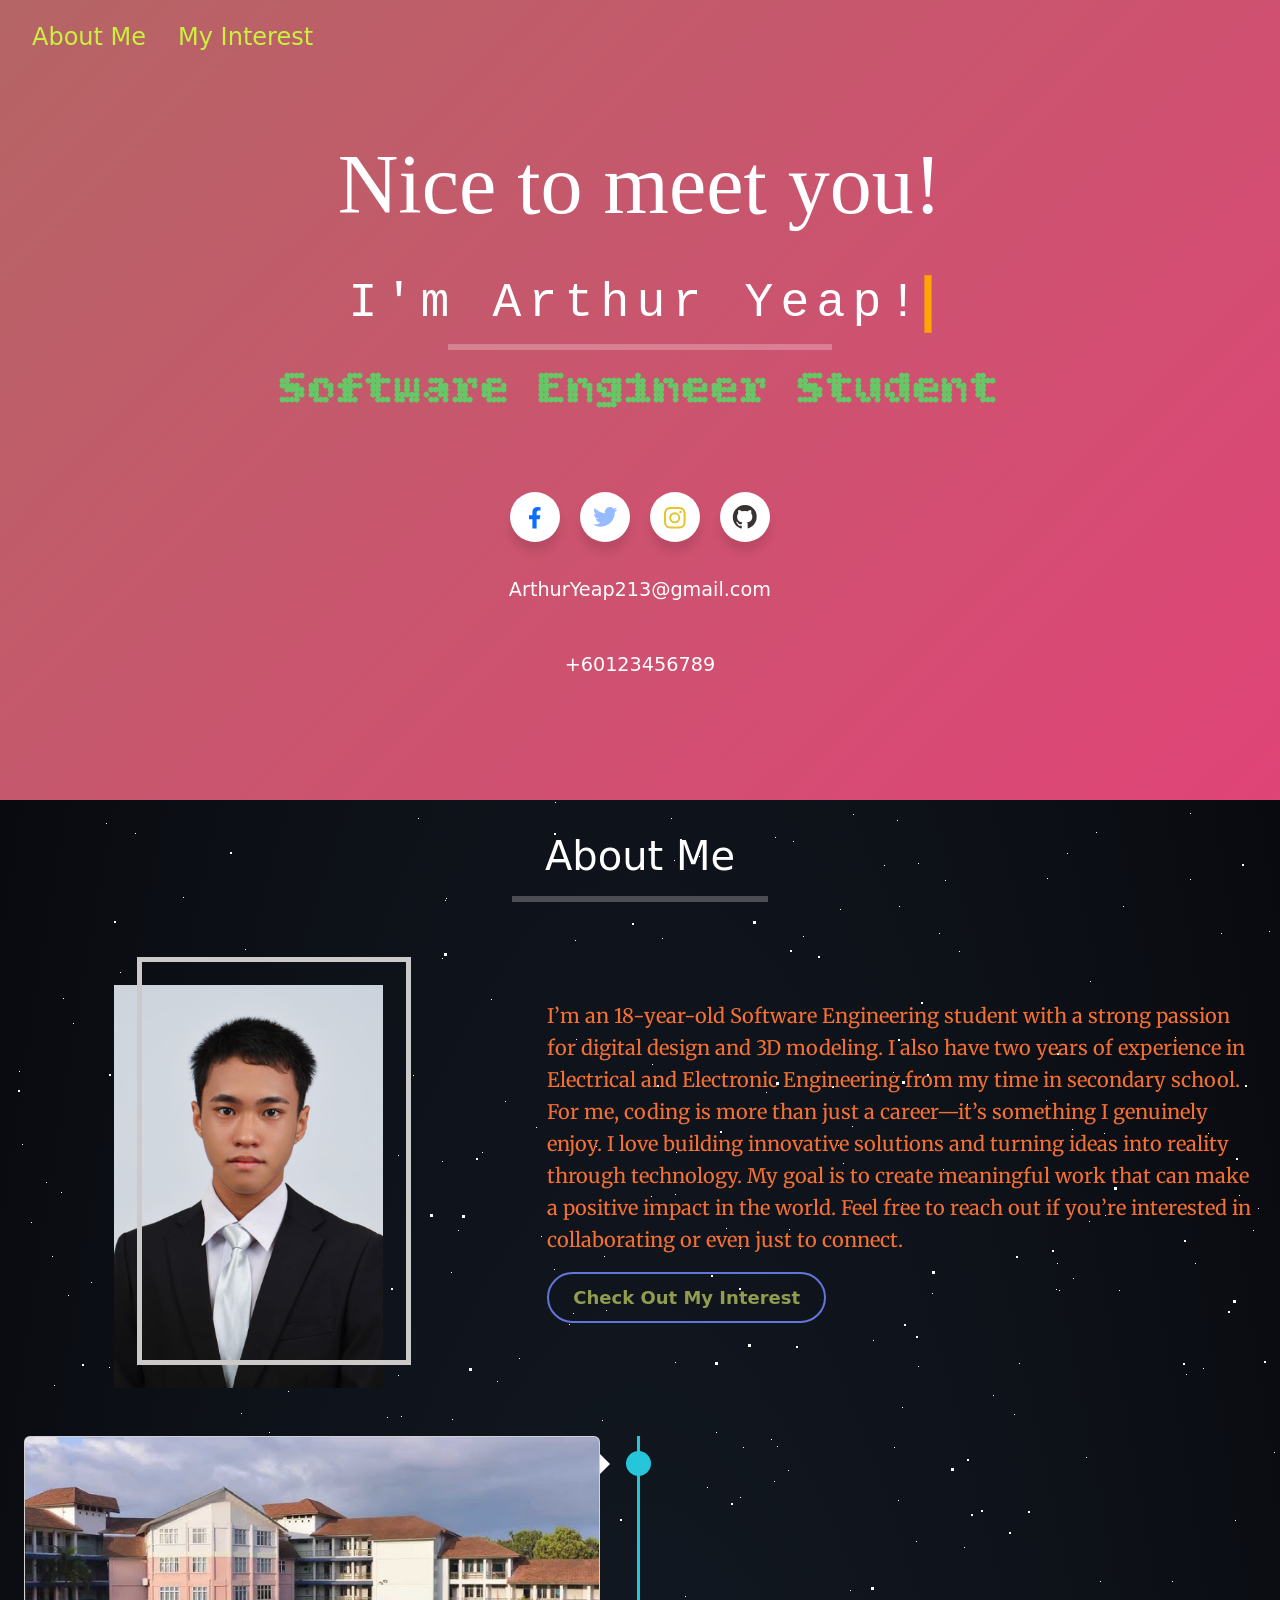
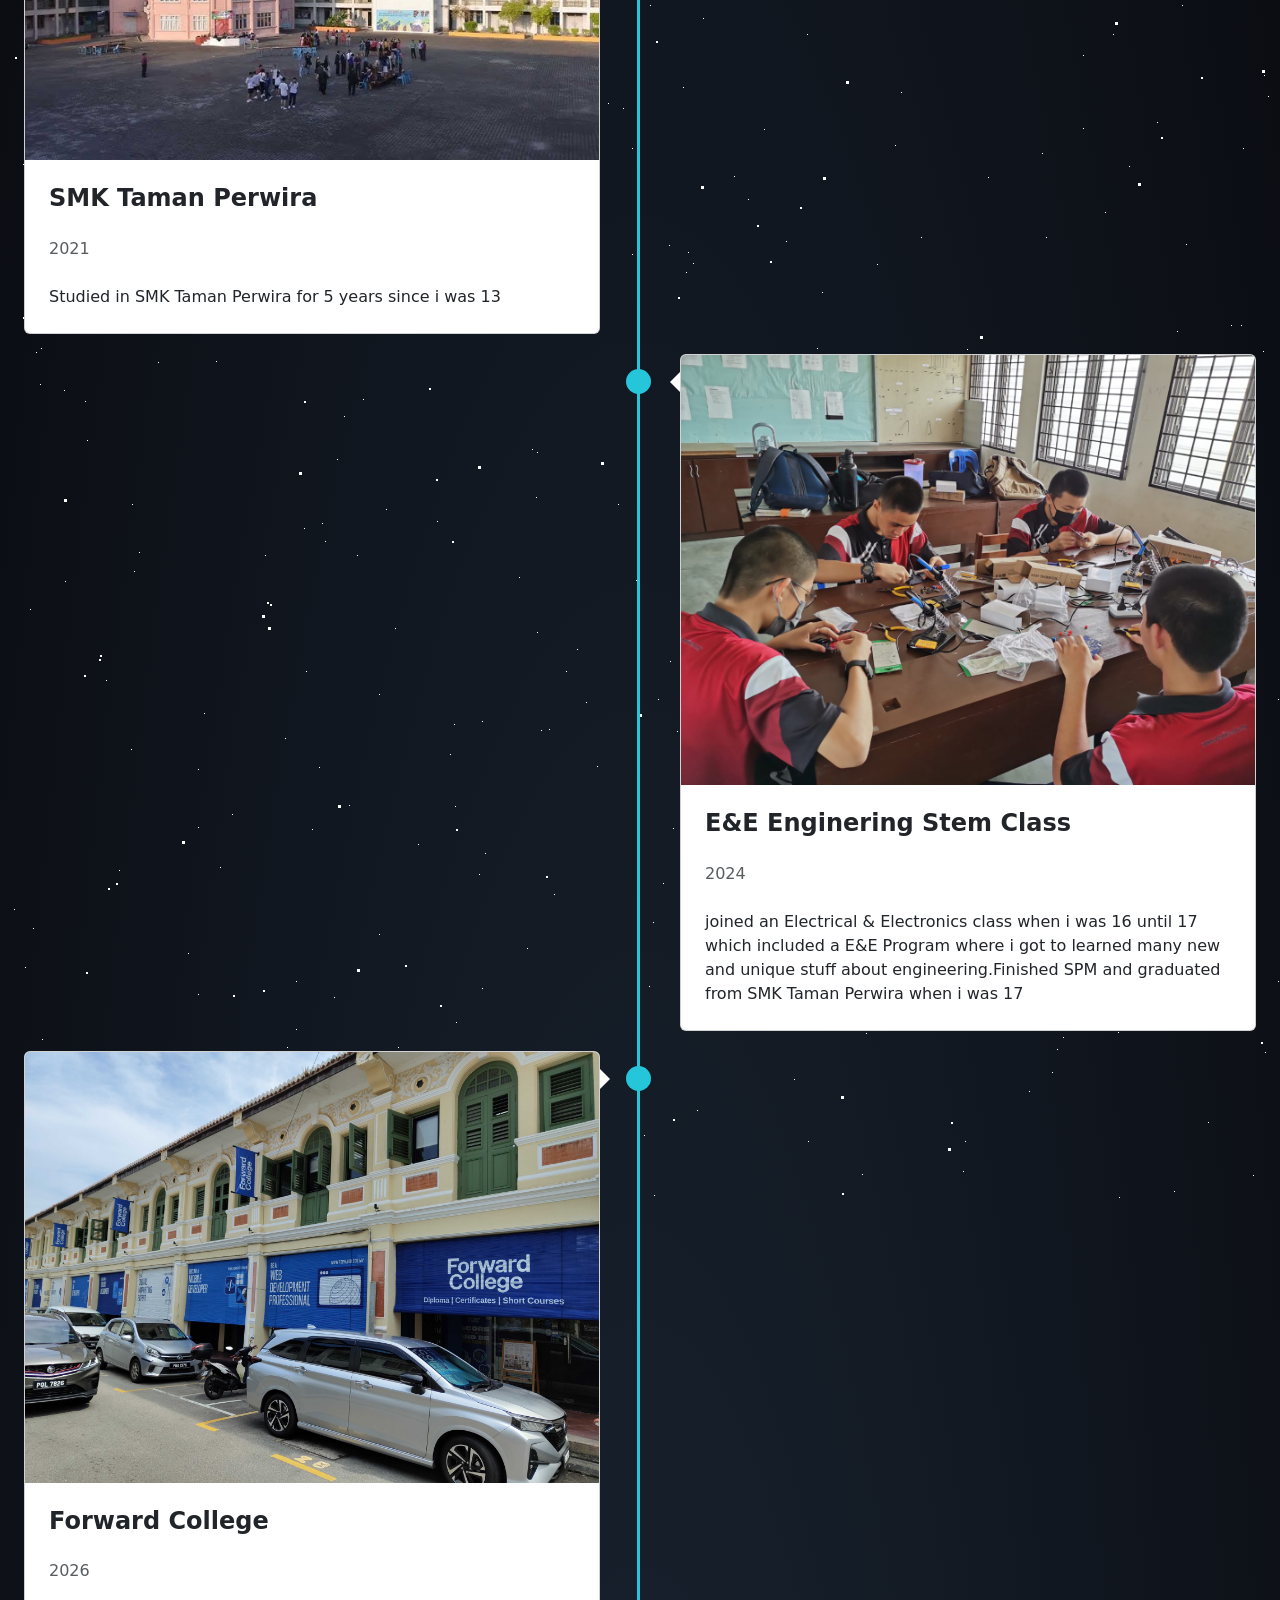
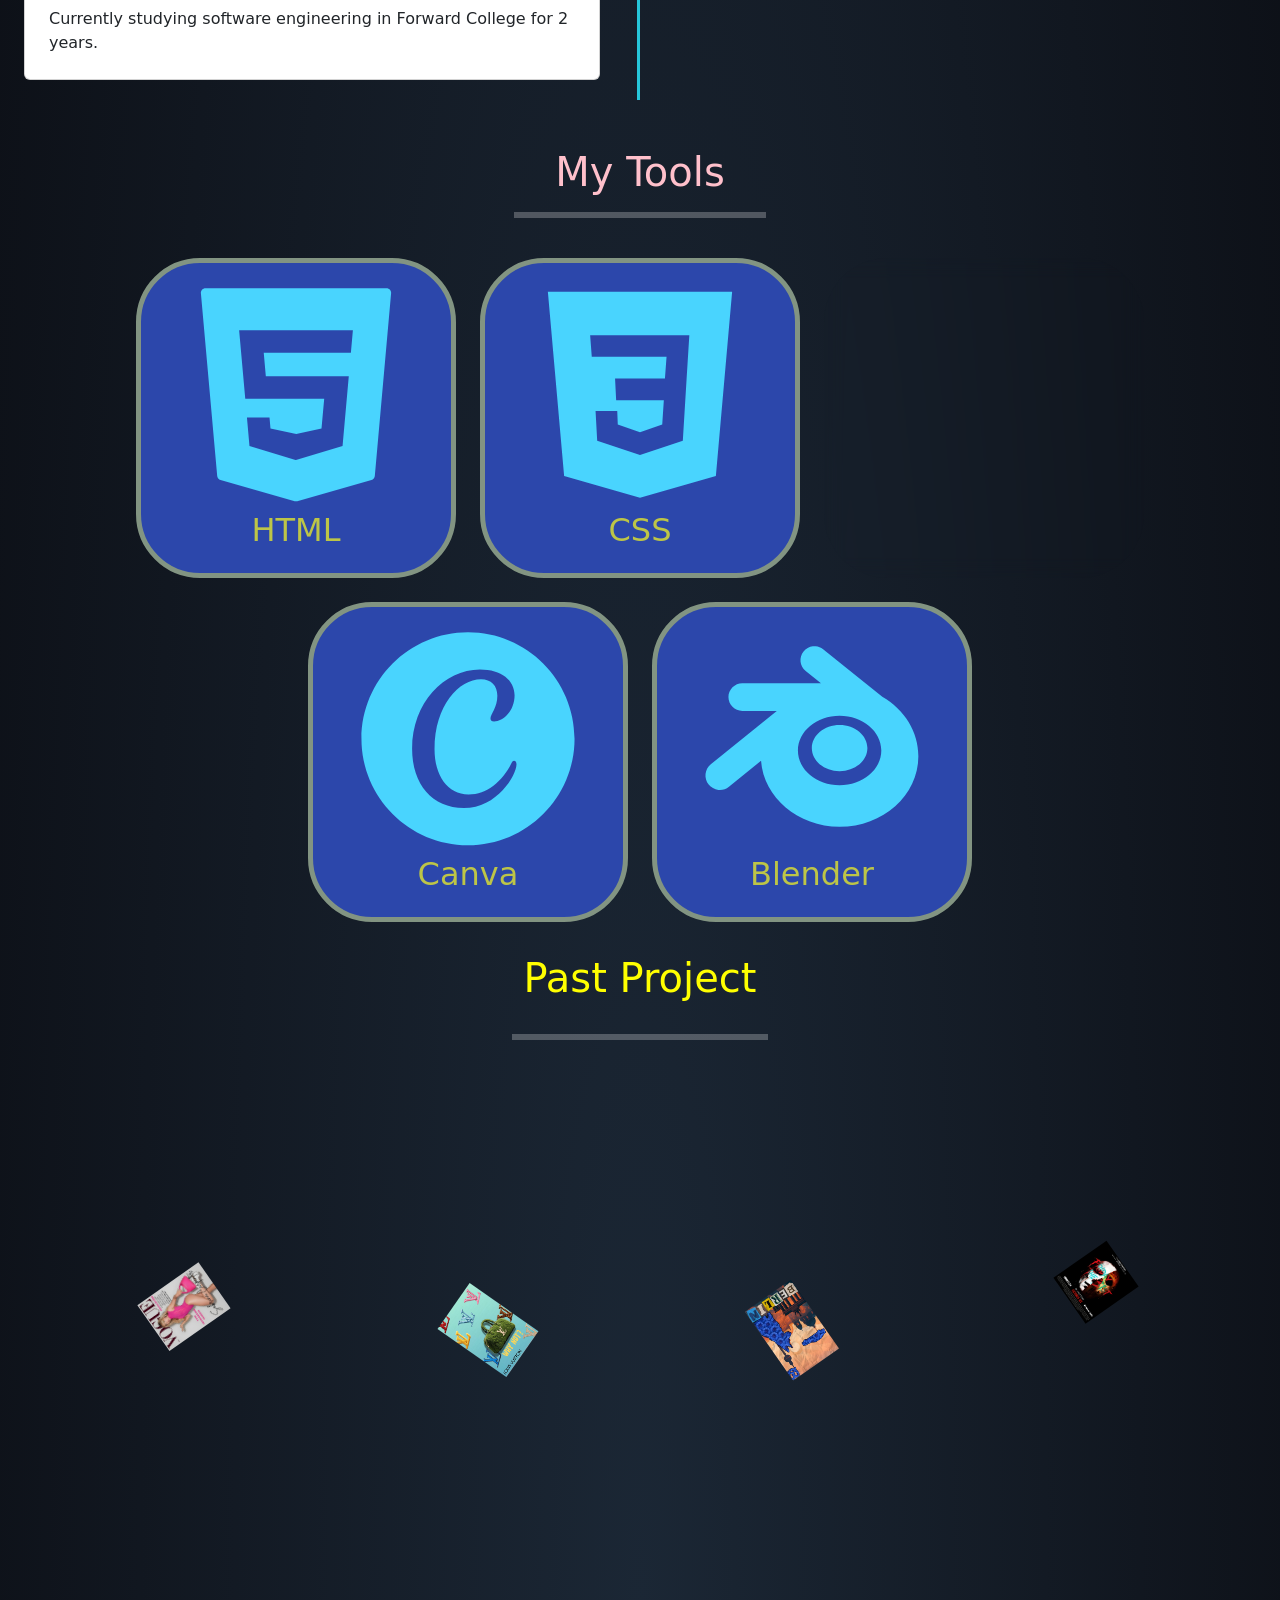
<file: portfolio/index.html>
<!doctype html>
<html lang="en">
    <head>
        <meta charset="UTF-8" />
        <meta name="viewport" content="width=device-width, initial-scale=1.0" />
        <title>Arthur Yeap's Portfolio</title>
        <link rel="stylesheet" href="header.css" />
        <link rel="stylesheet" href="about-me.css" />
        <link rel="stylesheet" href="stars-background.css" />
        <script src="https://cdn.jsdelivr.net/npm/bootstrap@5.3.8/dist/js/bootstrap.bundle.min.js" integrity="sha384-FKyoEForCGlyvwx9Hj09JcYn3nv7wiPVlz7YYwJrWVcXK/BmnVDxM+D2scQbITxI" crossorigin="anonymous"></script>
        <link href="https://cdn.jsdelivr.net/npm/bootstrap@5.3.8/dist/css/bootstrap.min.css" rel="stylesheet" integrity="sha384-sRIl4kxILFvY47J16cr9ZwB07vP4J8+LH7qKQnuqkuIAvNWLzeN8tE5YBujZqJLB" crossorigin="anonymous" />
        <link rel="stylesheet" href="https://cdn.jsdelivr.net/npm/bootstrap-icons@1.11.3/font/bootstrap-icons.css" />
        <link rel="preconnect" href="https://fonts.googleapis.com" />
        <link rel="preconnect" href="https://fonts.gstatic.com" crossorigin />
        <link href="https://fonts.googleapis.com/css2?family=Bitcount+Grid+Double:wght@100..900&family=Fredoka:wght@300..700&family=Merriweather:ital,opsz,wght@0,18..144,300..900;1,18..144,300..900&family=Oswald:wght@200..700&family=Zen+Dots&display=swap" rel="stylesheet" />
        <style>
            nav {
                position: absolute !important; font-size: 1.5rem;;
            } 
            @import url("https://fonts.googleapis.com/css2?family=Bitcount+Grid+Double:wght@100..900&family=Fredoka:wght@300..700&family=Merriweather:ital,opsz,wght@0,18..144,300..900;1,18..144,300..900&family=Oswald:wght@200..700&family=Zen+Dots&display=swap");
        </style>
    </head>
    <body>
        <!-- From Uiverse.io by jaykdoe -->

        <nav class="row">
            <ul>
                <li><a href="index.html">About Me</a></li>
                <li><a href="my-interest.html">My Interest</a></li>
                <!-- adjust sizing and font family -->
            </ul>
        </nav>
        <div class="hello">
            <h1 class="salutation">Nice to meet you!</h1>
            <h1 class="name" style="margin-top: 3rem">I'm Arthur Yeap!</h1>
            <hr style="border: 3px solid rgb(255, 255, 255); width: 30%" />
            <h1 style="font-family: Bitcount Grid Double; color: rgb(103, 199, 103)">Software Engineer Student</h1>
            <div class="contact row">
                <ul class="wrapper row">
                    <li class="icon facebook col-lg-3 col-md-6 col-6">
                        <span class="tooltip">Facebook</span>
                        <a href="https://www.facebook.com/fwdcollege" target="_blank">
                            <svg viewBox="0 0 320 512" height="1.2em" fill="currentColor" xmlns="http://www.w3.org/2000/svg">
                                <path d="M279.14 288l14.22-92.66h-88.91v-60.13c0-25.35 12.42-50.06 52.24-50.06h40.42V6.26S260.43 0 225.36 0c-73.22 0-121.08 44.38-121.08 124.72v70.62H22.89V288h81.39v224h100.17V288z"></path>
                            </svg>
                        </a>
                    </li>
                    <li class="icon twitter col-lg-3 col-md-6 col-6">
                        <span class="tooltip">Twitter</span>
                        <a href="https://x.com/NBA" target="_blank">
                            <svg height="1.8em" fill="currentColor" viewBox="0 0 48 48" xmlns="http://www.w3.org/2000/svg" class="twitter" style="color: rgb(150, 188, 255)">
                                <path
                                    d="M42,12.429c-1.323,0.586-2.746,0.977-4.247,1.162c1.526-0.906,2.7-2.351,3.251-4.058c-1.428,0.837-3.01,1.452-4.693,1.776C34.967,9.884,33.05,9,30.926,9c-4.08,0-7.387,3.278-7.387,7.32c0,0.572,0.067,1.129,0.193,1.67c-6.138-0.308-11.582-3.226-15.224-7.654c-0.64,1.082-1,2.349-1,3.686c0,2.541,1.301,4.778,3.285,6.096c-1.211-0.037-2.351-0.374-3.349-0.914c0,0.022,0,0.055,0,0.086c0,3.551,2.547,6.508,5.923,7.181c-0.617,0.169-1.269,0.263-1.941,0.263c-0.477,0-0.942-0.054-1.392-0.135c0.94,2.902,3.667,5.023,6.898,5.086c-2.528,1.96-5.712,3.134-9.174,3.134c-0.598,0-1.183-0.034-1.761-0.104C9.268,36.786,13.152,38,17.321,38c13.585,0,21.017-11.156,21.017-20.834c0-0.317-0.01-0.633-0.025-0.945C39.763,15.197,41.013,13.905,42,12.429"
                                ></path>
                            </svg>
                        </a>
                    </li>
                    <li class="icon instagram col-lg-3 col-md-6 col-6">
                        <span class="tooltip">Instagram</span>
                        <a href="https://www.instagram.com/emmawatson/" target="_blank">
                            <svg xmlns="http://www.w3.org/2000/svg" height="1.2em" fill="currentColor" class="bi bi-instagram" viewBox="0 0 16 16" style="color: rgb(229, 195, 43)">
                                <path
                                    d="M8 0C5.829 0 5.556.01 4.703.048 3.85.088 3.269.222 2.76.42a3.917 3.917 0 0 0-1.417.923A3.927 3.927 0 0 0 .42 2.76C.222 3.268.087 3.85.048 4.7.01 5.555 0 5.827 0 8.001c0 2.172.01 2.444.048 3.297.04.852.174 1.433.372 1.942.205.526.478.972.923 1.417.444.445.89.719 1.416.923.51.198 1.09.333 1.942.372C5.555 15.99 5.827 16 8 16s2.444-.01 3.298-.048c.851-.04 1.434-.174 1.943-.372a3.916 3.916 0 0 0 1.416-.923c.445-.445.718-.891.923-1.417.197-.509.332-1.09.372-1.942C15.99 10.445 16 10.173 16 8s-.01-2.445-.048-3.299c-.04-.851-.175-1.433-.372-1.941a3.926 3.926 0 0 0-.923-1.417A3.911 3.911 0 0 0 13.24.42c-.51-.198-1.092-.333-1.943-.372C10.443.01 10.172 0 7.998 0h.003zm-.717 1.442h.718c2.136 0 2.389.007 3.232.046.78.035 1.204.166 1.486.275.373.145.64.319.92.599.28.28.453.546.598.92.11.281.24.705.275 1.485.039.843.047 1.096.047 3.231s-.008 2.389-.047 3.232c-.035.78-.166 1.203-.275 1.485a2.47 2.47 0 0 1-.599.919c-.28.28-.546.453-.92.598-.28.11-.704.24-1.485.276-.843.038-1.096.047-3.232.047s-2.39-.009-3.233-.047c-.78-.036-1.203-.166-1.485-.276a2.478 2.478 0 0 1-.92-.598 2.48 2.48 0 0 1-.6-.92c-.109-.281-.24-.705-.275-1.485-.038-.843-.046-1.096-.046-3.233 0-2.136.008-2.388.046-3.231.036-.78.166-1.204.276-1.486.145-.373.319-.64.599-.92.28-.28.546-.453.92-.598.282-.11.705-.24 1.485-.276.738-.034 1.024-.044 2.515-.045v.002zm4.988 1.328a.96.96 0 1 0 0 1.92.96.96 0 0 0 0-1.92zm-4.27 1.122a4.109 4.109 0 1 0 0 8.217 4.109 4.109 0 0 0 0-8.217zm0 1.441a2.667 2.667 0 1 1 0 5.334 2.667 2.667 0 0 1 0-5.334z"
                                ></path>
                            </svg>
                        </a>
                    </li>
                    <li class="icon github col-lg-3 col-md-6 col-6">
                        <span class="tooltip">GitHub</span>
                        <a href="https://github.com/ArthurYeap" target="_blank">
                            <svg height="1.5em" viewBox="0 0 24 24" fill="currentColor" xmlns="http://www.w3.org/2000/svg" class="bi bi-github" style="color: rgb(56, 50, 50)">
                                <path
                                    d="M12 .5C5.73.5.75 5.48.75 11.75c0 4.86 3.15 8.97 7.52 10.43.55.1.75-.24.75-.53 0-.26-.01-1.13-.02-2.05-3.06.66-3.7-1.47-3.7-1.47-.5-1.27-1.22-1.6-1.22-1.6-1-.68.07-.67.07-.67 1.1.08 1.68 1.13 1.68 1.13.98 1.68 2.58 1.2 3.2.92.1-.71.38-1.2.7-1.47-2.44-.28-5-1.22-5-5.43 0-1.2.43-2.18 1.13-2.95-.11-.28-.49-1.4.11-2.92 0 0 .92-.3 3.02 1.13a10.5 10.5 0 0 1 5.5 0c2.1-1.43 3.02-1.13 3.02-1.13.6 1.52.22 2.64.11 2.92.7.77 1.13 1.75 1.13 2.95 0 4.22-2.56 5.14-5 5.42.39.34.73 1.01.73 2.04 0 1.47-.01 2.66-.01 3.02 0 .29.2.64.75.53 4.37-1.46 7.52-5.57 7.52-10.43C23.25 5.48 18.27.5 12 .5z"
                                />
                            </svg>
                        </a>
                    </li>
                </ul>
                <p style="color: white">ArthurYeap213@gmail.com</p>
                <p style="padding-top: 2rem; color: white">+60123456789</p>
            </div>
            <!-- adjust sizing,spacing and font family -->
        </div>
        <div class="starry-background container-fluid">
            <div id="stars"></div>
            <div id="stars2"></div>
            <div id="stars3"></div>
            <!-- add canva,blender,bootstrap,html and css as language i know how to use and cert -->
            <h1 style="color: white; text-align: center; margin-top: 2rem">About Me</h1>
            <hr style="border: 3px solid white; width: 20vw; display: block; margin-left: auto; margin-right: auto; margin-bottom: -3rem" />
            <section id="introduction" class="container-fluid">
                <div class="row align-items-center">
                    <!-- Image -->
                    <div class="col-12 col-lg-5 text-center mb-4 mb-lg-0">
                        <img src="my secondary grad pic.jpeg" alt="Arthur Yeap's Picture" class="profile-pic img-fluid" />
                    </div>

                    <!-- Text -->
                    <div class="col-12 col-lg-7 text-center text-lg-start">
                        <p class="intro-text">
                            I’m an 18-year-old Software Engineering student with a strong passion for digital design and 3D modeling. I also have two years of experience in Electrical and Electronic Engineering from my time in secondary school. For me, coding is more than just a career—it’s
                            something I genuinely enjoy. I love building innovative solutions and turning ideas into reality through technology. My goal is to create meaningful work that can make a positive impact in the world. Feel free to reach out if you’re interested in collaborating or even
                            just to connect.
                        </p>
                        <button class="button"><a href="my-interest.html">Check Out My Interest</a></button>
                    </div>
                </div>
            </section>

            <section style="margin-top: 5rem">
                <div class="container-fluid py-5">
                    <div class="main-timeline-2">
                        <div class="timeline-2 left-2">
                            <div class="card">
                                <img src="smk taman perwira.jpg" class="card-img-top" alt="Responsive image" />
                                <div class="card-body p-4">
                                    <h4 class="fw-bold mb-4">SMK Taman Perwira</h4>
                                    <p class="text-muted mb-4"><i class="far fa-clock" aria-hidden="true"></i> 2021</p>
                                    <p class="mb-0">Studied in SMK Taman Perwira for 5 years since i was 13</p>
                                </div>
                            </div>
                        </div>
                        <div class="timeline-2 right-2">
                            <div class="card">
                                <img src="me sholdering.jpeg" class="card-img-top" alt="Responsive image" />
                                <div class="card-body p-4">
                                    <h4 class="fw-bold mb-4">E&E Enginering Stem Class</h4>
                                    <p class="text-muted mb-4"><i class="far fa-clock" aria-hidden="true"></i> 2024</p>
                                    <p class="mb-0">joined an Electrical & Electronics class when i was 16 until 17 which included a E&E Program where i got to learned many new and unique stuff about engineering.Finished SPM and graduated from SMK Taman Perwira when i was 17</p>
                                </div>
                            </div>
                        </div>
                        <div class="timeline-2 left-2">
                            <div class="card">
                                <img src="Forward college exterior.jpg" class="card-img-top" alt="Responsive image" />
                                <div class="card-body p-4">
                                    <h4 class="fw-bold mb-4">Forward College</h4>
                                    <p class="text-muted mb-4"><i class="far fa-clock" aria-hidden="true"></i> 2026</p>
                                    <p class="mb-0">Currently studying software engineering in Forward College for 2 years.</p>
                                </div>
                            </div>
                        </div>
                    </div>
                </div>
            </section>

            <h1 style="text-align: center; color: pink">My Tools</h1>
            <hr style="border: 3px solid white; width: 20%; display: block; margin-left: auto; margin-right: auto" />

            <div class="container-fluid py-4" style="display: flex; justify-content: center">
                <div class="row">
                    <div class="col-12 col-lg-4">
                        <div class="app html">
                            <svg xmlns="http://www.w3.org/2000/svg" x="0px" y="0px" width="250" height="250" viewBox="0,0,256,256">
                                <g
                                    fill="#49d4fe"
                                    fill-rule="nonzero"
                                    stroke="none"
                                    stroke-width="1"
                                    stroke-linecap="butt"
                                    stroke-linejoin="miter"
                                    stroke-miterlimit="10"
                                    stroke-dasharray=""
                                    stroke-dashoffset="0"
                                    font-family="none"
                                    font-weight="none"
                                    font-size="none"
                                    text-anchor="none"
                                    style="mix-blend-mode: normal"
                                >
                                    <g transform="scale(5.12,5.12)">
                                        <path
                                            d="M45.27344,2.32422c-0.1875,-0.20703 -0.45703,-0.32422 -0.73828,-0.32422h-39.07031c-0.28125,0 -0.55078,0.11719 -0.73828,0.32422c-0.19141,0.20703 -0.28516,0.48438 -0.25781,0.76563l3.51953,39.42578c0.03516,0.41406 0.32422,0.75781 0.72266,0.875l16.01172,4.57031c0.08594,0.02734 0.17969,0.03906 0.27344,0.03906c0.09375,0 0.18359,-0.01172 0.27344,-0.03906l16.02344,-4.57031c0.39844,-0.11719 0.68359,-0.46094 0.72266,-0.875l3.51563,-39.42578c0.02734,-0.28125 -0.06641,-0.55859 -0.25781,-0.76562zM36.84766,15.91797h-18.8125l0.44922,5.08984h17.91016l-1.34375,15.04297l-10.05859,3.03906l-0.09766,-0.03125l-9.94141,-3.01172l-0.54297,-6.12891h4.87109l0.21094,2.37891l5.55859,1.16406l5.45703,-1.16406l0.58203,-6.4375h-17.04297l-1.32422,-14.80469h24.55859z"
                                        ></path>
                                    </g>
                                </g>
                            </svg>
                            <h1>HTML</h1>
                        </div>
                    </div>
                    <div class="col-12 col-lg-4">
                        <div class="app css">
                            <svg xmlns="http://www.w3.org/2000/svg" x="0px" y="0px" width="250" height="250" viewBox="0,0,256,256" style="scale: 1.17">
                                <g
                                    fill="#49d4fe"
                                    fill-rule="evenodd"
                                    stroke="none"
                                    stroke-width="1"
                                    stroke-linecap="butt"
                                    stroke-linejoin="miter"
                                    stroke-miterlimit="10"
                                    stroke-dasharray=""
                                    stroke-dashoffset="0"
                                    font-family="none"
                                    font-weight="none"
                                    font-size="none"
                                    text-anchor="none"
                                    style="mix-blend-mode: normal"
                                >
                                    <g transform="scale(5.12,5.12)">
                                        <path d="M42,6l-3,34l-14,4l-14,-4l-3,-34zM16.80078,28h4l0.09766,2.5l4.10156,1.39844l4.10156,-1.39844l0.29688,-4.5h-8.79687l-0.20312,-4h9.20313l0.29688,-4h-13.79687l-0.30078,-4h18.30078l-0.5,8l-0.70312,11.5l-7.89844,2.60156l-7.89844,-2.60156z"></path>
                                    </g>
                                </g>
                            </svg>
                            <h1>CSS</h1>
                        </div>
                    </div>
                    <div class="col-12 col-lg-4">
                        <div class="app bootstrap">
                            <svg xmlns="http://www.w3.org/2000/svg" width="250" height="250" fill="#49D4FE" class="bi bi-bootstrap" viewBox="0 0 16 16">
                                <path
                                    d="M5.062 12h3.475c1.804 0 2.888-.908 2.888-2.396 0-1.102-.761-1.916-1.904-2.034v-.1c.832-.14 1.482-.93 1.482-1.816 0-1.3-.955-2.11-2.542-2.11H5.062zm1.313-4.875V4.658h1.78c.973 0 1.542.457 1.542 1.237 0 .802-.604 1.23-1.764 1.23zm0 3.762V8.162h1.822c1.236 0 1.887.463 1.887 1.348 0 .896-.627 1.377-1.811 1.377z"
                                />
                                <path d="M0 4a4 4 0 0 1 4-4h8a4 4 0 0 1 4 4v8a4 4 0 0 1-4 4H4a4 4 0 0 1-4-4zm4-3a3 3 0 0 0-3 3v8a3 3 0 0 0 3 3h8a3 3 0 0 0 3-3V4a3 3 0 0 0-3-3z" />
                            </svg>
                            <h1>Bootstrap</h1>
                        </div>
                    </div>
                </div>
            </div>
            <div class="container-fluid" style="display: flex; justify-content: center">
                <div class="row">
                    <div class="col-12 col-lg-6">
                        <div class="app canva">
                            <svg xmlns="http://www.w3.org/2000/svg" x="0px" y="0px" width="250" height="250" viewBox="0,0,256,256">
                                <g
                                    fill="#49d4fe"
                                    fill-rule="nonzero"
                                    stroke="none"
                                    stroke-width="1"
                                    stroke-linecap="butt"
                                    stroke-linejoin="miter"
                                    stroke-miterlimit="10"
                                    stroke-dasharray=""
                                    stroke-dashoffset="0"
                                    font-family="none"
                                    font-weight="none"
                                    font-size="none"
                                    text-anchor="none"
                                    style="mix-blend-mode: normal"
                                >
                                    <g transform="scale(5.12,5.12)">
                                        <path
                                            d="M25,2c-12.683,0 -23,10.317 -23,23c0,12.683 10.317,23 23,23c12.683,0 23,-10.317 23,-23c0,-12.683 -10.317,-23 -23,-23zM24.109,39.954c-6.781,0 -11.176,-5.086 -11.176,-12.782c0,-9.942 6.888,-17.128 14.639,-17.128c4.69,0 7.486,2.361 7.486,5.573c0,3.313 -2.395,5.658 -4.436,5.658c-0.508,0 -0.764,-0.249 -0.764,-0.661c0,-0.917 1.478,-2.295 1.478,-4.896c0,-2.192 -1.338,-3.569 -3.53,-3.569c-4.69,0 -10.029,5.541 -10.029,15.124c0,5.657 2.809,9.753 7.346,9.753c3.924,0 7.314,-2.816 9.277,-6.797c0.174,-0.35 0.341,-0.51 0.531,-0.51c0.275,0 0.538,0.236 0.538,0.75c-0.002,2.324 -4.163,9.485 -11.36,9.485z"
                                        ></path>
                                    </g>
                                </g>
                            </svg>
                            <h1>Canva</h1>
                        </div>
                    </div>
                    <div class="col-12 col-lg-6">
                        <div class="app blender">
                            <svg xmlns="http://www.w3.org/2000/svg" x="0px" y="0px" width="250" height="250" viewBox="0,0,256,256">
                                <g
                                    fill="#49d4fe"
                                    fill-rule="nonzero"
                                    stroke="none"
                                    stroke-width="1"
                                    stroke-linecap="butt"
                                    stroke-linejoin="miter"
                                    stroke-miterlimit="10"
                                    stroke-dasharray=""
                                    stroke-dashoffset="0"
                                    font-family="none"
                                    font-weight="none"
                                    font-size="none"
                                    text-anchor="none"
                                    style="mix-blend-mode: normal"
                                >
                                    <g transform="scale(5.12,5.12)">
                                        <path
                                            d="M25.7832,5.01953c-0.19506,-0.01731 -0.39305,-0.01709 -0.5918,0.00391c-0.797,0.087 -1.51167,0.47952 -2.01367,1.10352c-1.037,1.289 -0.83102,3.18175 0.45898,4.21875l3.30078,2.6543h-16.97656c-1.654,0 -3,1.346 -3,3c0,1.654 1.346,3 3,3h7.43555l-14.24023,11.50977c-0.647,0.523 -1.05067,1.26675 -1.13867,2.09375c-0.087,0.827 0.15083,1.64011 0.67383,2.28711c0.523,0.647 1.26675,1.05067 2.09375,1.13867c0.827,0.087 1.64011,-0.15083 2.28711,-0.67383l6.92578,-5.59766c0.579,7.941 7.96589,14.24219 16.96289,14.24219c9.374,0 17,-6.841 17,-15.25c0,-5.196 -2.90911,-9.97864 -7.78711,-12.80664l-12.77734,-10.27344c-0.46875,-0.3765 -1.02809,-0.59845 -1.61328,-0.65039zM30.96094,20c4.962,0 9,3.364 9,7.5c0,4.136 -4.038,7.5 -9,7.5c-4.962,0 -9,-3.364 -9,-7.5c0,-4.136 4.038,-7.5 9,-7.5zM30.96094,22c-3.31371,0 -6,2.23858 -6,5c0,2.76142 2.68629,5 6,5c3.31371,0 6,-2.23858 6,-5c0,-2.76142 -2.68629,-5 -6,-5z"
                                        ></path>
                                    </g>
                                </g>
                            </svg>
                            <h1>Blender</h1>
                        </div>
                    </div>
                </div>
            </div>
            <h1 style="text-align: center; color: yellow;margin: 2rem;">Past Project</h1>
            <hr style="border: 3px solid white; width: 20vw; display: block; margin-left: auto; margin-right: auto" />

            <section id="project" class="container-fluid my-5">
                <div class="row g-4">
                    <div class="col-12 col-md-6 col-lg-3">
                        <img src="sabrina carpenter vougue magazine cover.jpeg" class="proj-1 img-fluid" />
                    </div>
                    <div class="col-12 col-md-6 col-lg-3">
                        <img src="LV bag ad.jpeg" class="proj-2 img-fluid" />
                    </div>
                    <div class="col-12 col-md-6 col-lg-3">
                        <img src="Berlin wallapaper.jpeg" class="proj-3 img-fluid" />
                    </div>
                    <div class="col-12 col-md-6 col-lg-3">
                        <img src="Friday the 31st movie poster.jpeg" class="proj-4 img-fluid" />
                    </div>
                </div>
            </section>
        </div>
    </body>
</html>
</file>
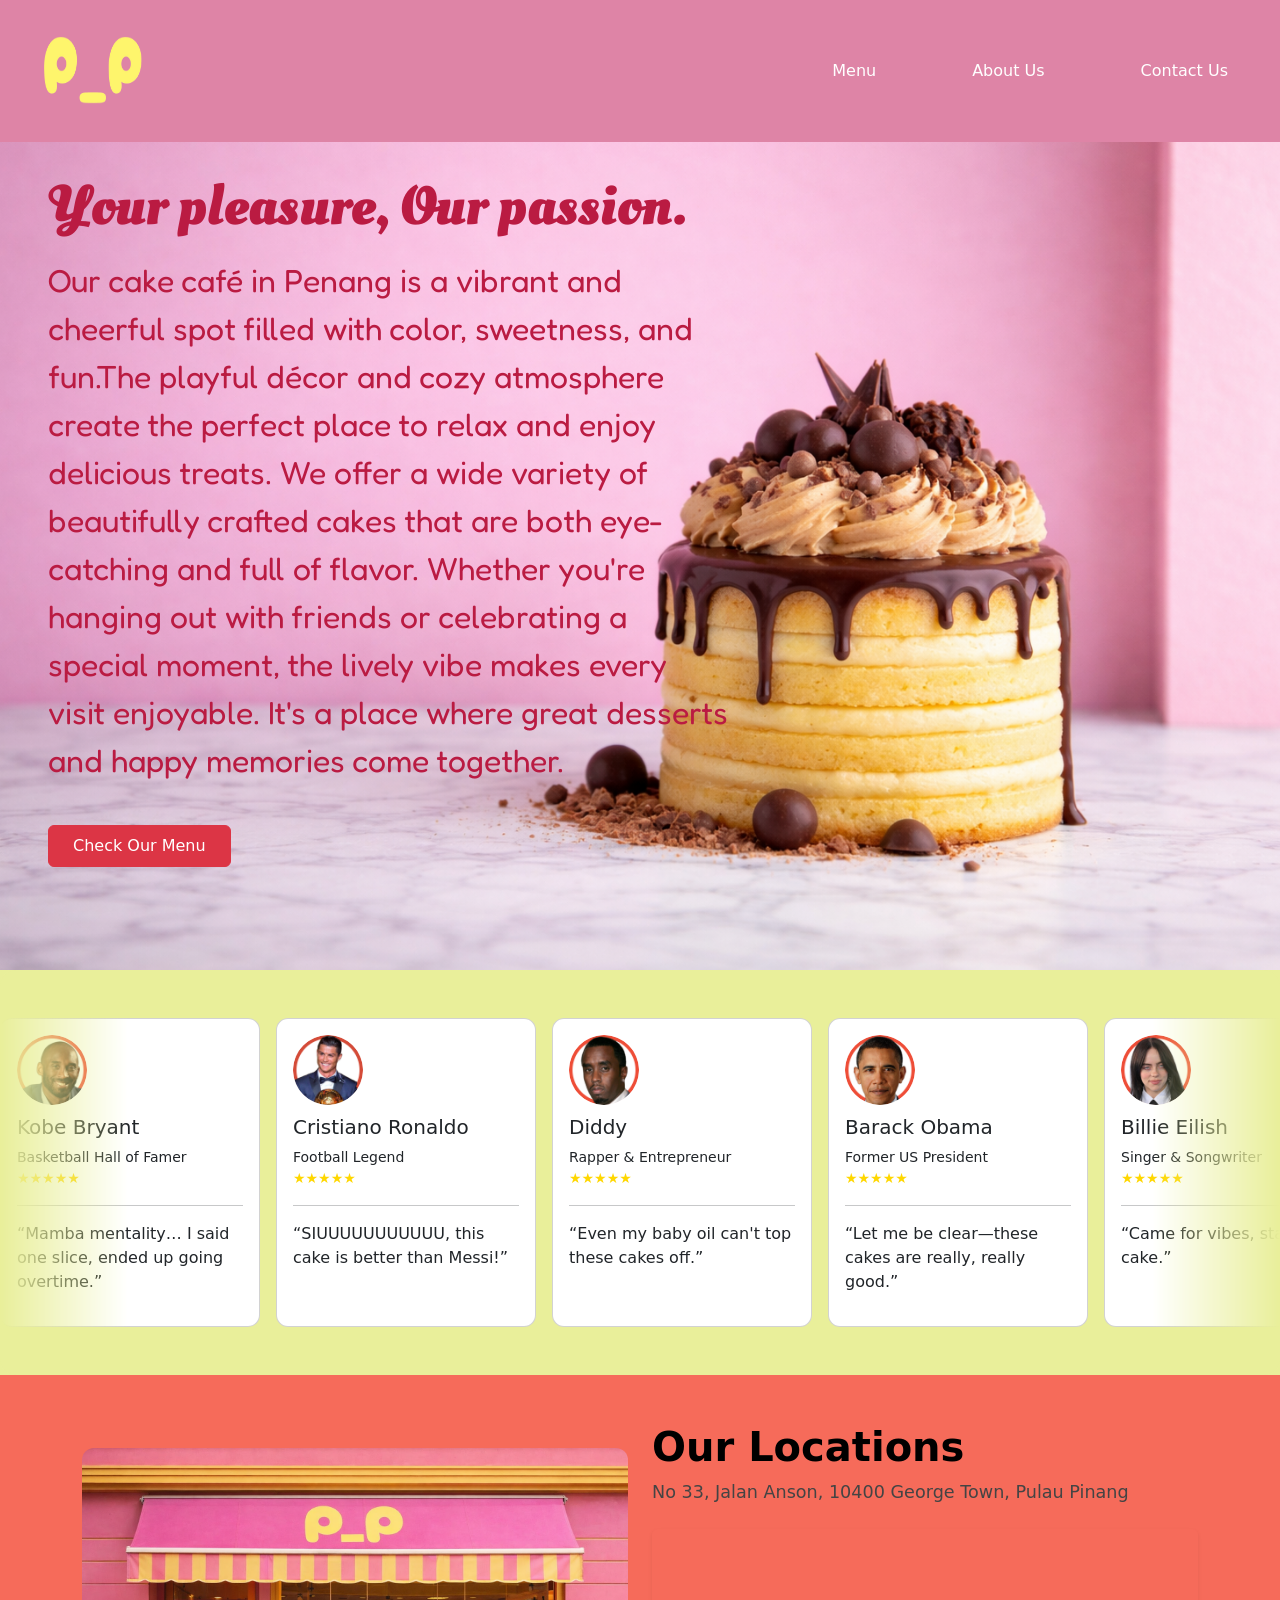
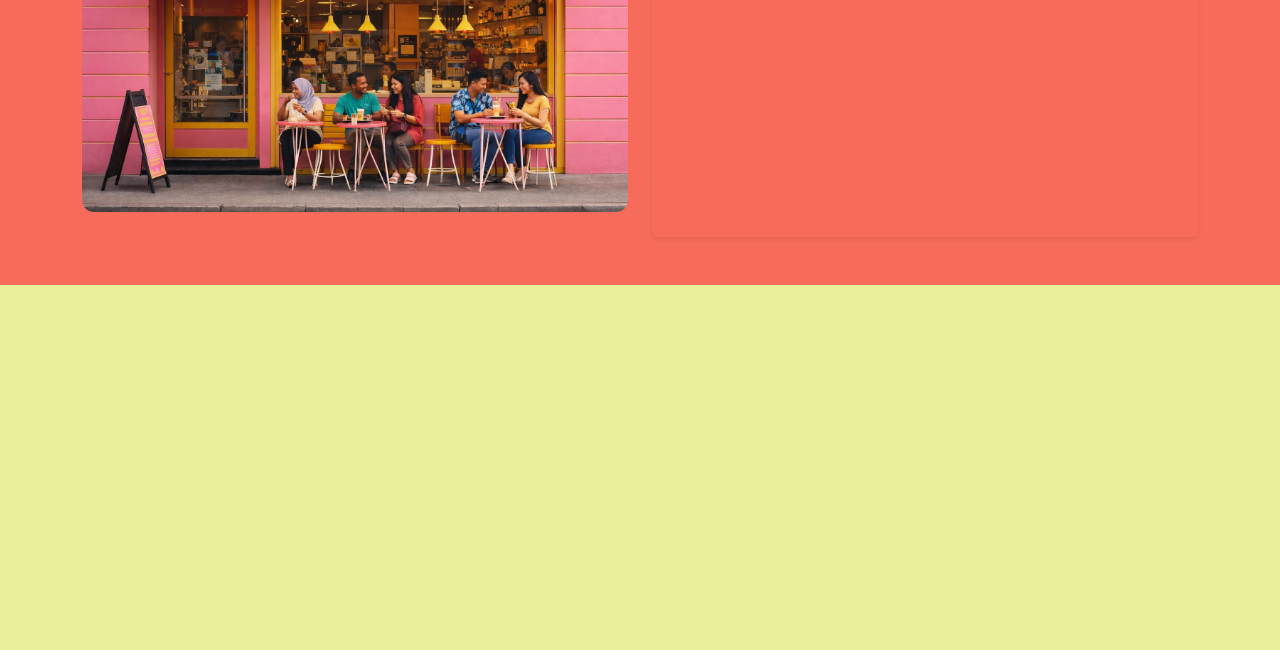
<file: website-of-interest/index.html>
<!doctype html>
<html lang="en">
    <head>
        <meta charset="UTF-8" />
        <meta name="viewport" content="width=device-width, initial-scale=1.0" />
        <title>P&P</title>
        <link rel="stylesheet" href="https://cdn.jsdelivr.net/npm/bootstrap@5.3.2/dist/css/bootstrap.min.css" />
        <link rel="stylesheet" href="home.css" />
        <link rel="stylesheet" href="header.css" />
        <link rel="stylesheet" href="https://cdn.jsdelivr.net/npm/bootstrap-icons@1.13.1/font/bootstrap-icons.min.css" />
        <link rel="stylesheet" href="https://cdnjs.cloudflare.com/ajax/libs/font-awesome/4.7.0/css/font-awesome.min.css" />

        <link href="https://fonts.googleapis.com/css2?family=Fredoka:wght@300..700\&family=Merriweather:ital,opsz,wght@0,18..144,300..900;1,18..144,300..900\&family=Oleo+Script+Swash+Caps:wght@400;700\&family=Oswald:wght@200..700\&display=swap" rel="stylesheet" />
        <script src="https://cdn.jsdelivr.net/npm/bootstrap@5.3.8/dist/js/bootstrap.bundle.min.js"></script>
        <style>
            #navbarNav a {
                color: white !important;
            }
            @import url('https://fonts.googleapis.com/css2?family=Fredoka:wght@300..700&family=Merriweather:ital,opsz,wght@0,18..144,300..900;1,18..144,300..900&family=Oleo+Script+Swash+Caps:wght@400;700&family=Oswald:wght@200..700&display=swap');
        </style>
    </head>
    <body>
        <nav class="navbar navbar-expand-lg navbar-dark custom-navbar fixed-top">
            <div class="container-fluid">
                <!-- LOGO -->
                <a href="index.html" class="navbar-brand">
                    <img src="P_P (1).png" class="logo img-fluid" alt="P_P logo" />
                </a>

                <!-- TOGGLER -->
                <button class="navbar-toggler" type="button" data-bs-toggle="collapse" data-bs-target="#navbarNav">
                    <span class="navbar-toggler-icon"></span>
                </button>

                <!-- NAV LINKS -->
                <div class="collapse navbar-collapse" id="navbarNav">
                    <ul class="navbar-nav ms-auto text-center gap-lg-3">
                        <li class="nav-item">
                            <a href="menu.html" class="nav-link">Menu</a>
                        </li>

                        <li class="nav-item">
                            <a href="about-us.html" class="nav-link">About Us</a>
                        </li>

                        <li class="nav-item">
                            <a href="contact-us.html" class="nav-link">Contact Us</a>
                        </li>
                    </ul>
                </div>
            </div>
        </nav>

        <!-- hero section  -->
        <section class="cake-bg py-5">
            <div class="container-fluid px-4 px-lg-5">
                <div class="row align-items-center">
                    <!-- LEFT CONTENT -->
                    <div class="col-12 col-lg-7 d-flex flex-column align-items-start">
                        <!-- TEXT -->
                        <div class="motto text-start w-100">
                            <h1 class="text-start fw-bold hero-title" style="font-family: 'Oleo Script Swash Caps'; font-size: 3.5rem; color: rgb(186, 27, 66)">Your pleasure, Our passion.</h1>

                            <p class="text-start mt-3 hero-text" style="font-family: Fredoka; font-size: 1.8 em; color: rgb(186, 27, 66)">
                                Our cake café in Penang is a vibrant and cheerful spot filled with color, sweetness, and fun.The playful décor and cozy atmosphere create the perfect place to relax and enjoy delicious treats. We offer a wide variety of beautifully crafted cakes that are both
                                eye-catching and full of flavor. Whether you're hanging out with friends or celebrating a special moment, the lively vibe makes every visit enjoyable. It's a place where great desserts and happy memories come together.
                            </p>
                        </div>

                        <!-- BUTTON -->
                        <div class="mt-4">
                            <a class="btn btn-danger px-4 py-2" href="menu.html"> Check Our Menu </a>
                        </div>

                        <!-- AWARDS (NOW RESPONSIVE) -->
                    </div>
                </div>
            </div>
        </section>

        <section class="py-5 testimonial-section">
            <div class="carousel">
                <div class="track">
                    <!-- ================= GROUP 1 ================= -->
                    <div class="group">
                        <div class="card testimonial-card">
                            <img src="kobe profile pic.png" class="rounded-circle" />
                            <h5>Kobe Bryant</h5>
                            <small>Basketball Hall of Famer</small>
                            <div class="stars">★★★★★</div>
                            <hr />
                            <p>“Mamba mentality… I said one slice, ended up going overtime.”</p>
                        </div>

                        <div class="card testimonial-card">
                            <img src="cr7 profile pic.png" class="rounded-circle" />
                            <h5>Cristiano Ronaldo</h5>
                            <small>Football Legend</small>
                            <div class="stars">★★★★★</div>
                            <hr />
                            <p>“SIUUUUUUUUUUU, this cake is better than Messi!”</p>
                        </div>

                        <div class="card testimonial-card">
                            <img src="diddy profile pic.png" class="rounded-circle" />
                            <h5>Diddy</h5>
                            <small>Rapper & Entrepreneur</small>
                            <div class="stars">★★★★★</div>
                            <hr />
                            <p>“Even my baby oil can't top these cakes off.”</p>
                        </div>

                        <div class="card testimonial-card">
                            <img src="obama profile pic.png" class="rounded-circle" />
                            <h5>Barack Obama</h5>
                            <small>Former US President</small>
                            <div class="stars">★★★★★</div>
                            <hr />
                            <p>“Let me be clear—these cakes are really, really good.”</p>
                        </div>

                        <div class="card testimonial-card">
                            <img src="billie profile pic.png" class="rounded-circle" />
                            <h5>Billie Eilish</h5>
                            <small>Singer & Songwriter</small>
                            <div class="stars">★★★★★</div>
                            <hr />
                            <p>“Came for vibes, stayed for cake.”</p>
                        </div>

                        <div class="card testimonial-card">
                            <img src="pearly tan profile pic.png" class="rounded-circle" />
                            <h5>Pearly Tan</h5>
                            <small>Olympic Badminton Player</small>
                            <div class="stars">★★★★★</div>
                            <hr />
                            <p>“Said one bite only… finished the whole cake.”</p>
                        </div>
                    </div>

                    <div class="group" aria-hidden="true">
                        <div class="card testimonial-card">
                            <img src="kobe profile pic.png" class="rounded-circle" />
                            <h5>Kobe Bryant</h5>
                            <small>Basketball Hall of Famer</small>
                            <div class="stars">★★★★★</div>
                            <hr />
                            <p>“Mamba mentality… I said one slice, ended up going overtime.”</p>
                        </div>

                        <div class="card testimonial-card">
                            <img src="cr7 profile pic.png" class="rounded-circle" />
                            <h5>Cristiano Ronaldo</h5>
                            <small>Football Legend</small>
                            <div class="stars">★★★★★</div>
                            <hr />
                            <p>“SIUUUUUUUUUUU, this cake is better than Messi!”</p>
                        </div>

                        <div class="card testimonial-card">
                            <img src="diddy profile pic.png" class="rounded-circle" />
                            <h5>Diddy</h5>
                            <small>Rapper & Entrepreneur</small>
                            <div class="stars">★★★★★</div>
                            <hr />
                            <p>“Even my baby oil can't top these cakes off.”</p>
                        </div>

                        <div class="card testimonial-card">
                            <img src="obama profile pic.png" class="rounded-circle" />
                            <h5>Barack Obama</h5>
                            <small>Former US President</small>
                            <div class="stars">★★★★★</div>
                            <hr />
                            <p>“Let me be clear—these cakes are really, really good.”</p>
                        </div>

                        <div class="card testimonial-card">
                            <img src="billie profile pic.png" class="rounded-circle" />
                            <h5>Billie Eilish</h5>
                            <small>Singer & Songwriter</small>
                            <div class="stars">★★★★★</div>
                            <hr />
                            <p>“Came for vibes, stayed for cake.”</p>
                        </div>

                        <div class="card testimonial-card">
                            <img src="pearly tan profile pic.png" class="rounded-circle" />
                            <h5>Pearly Tan</h5>
                            <small>Olympic Badminton Player</small>
                            <div class="stars">★★★★★</div>
                            <hr />
                            <p>“Said one bite only… finished the whole cake.”</p>
                        </div>
                    </div>
                </div>
            </div>
        </section>

        <section class="location-section">
            <div class="container py-5">
                <div class="row align-items-center gy-4">
                    <!-- IMAGE -->
                    <div class="col-12 col-lg-6 text-center">
                        <img src="P&P exterior.png" alt="Our Cafe" class="img-fluid location-img" />
                    </div>
                    <!-- ADDRESS + MAP -->
                    <div class="col-12 col-lg-6 text-start address">
                        <h1 class="fw-bold">Our Locations</h1>

                        <p class="mb-4">No 33, Jalan Anson, 10400 George Town, Pulau Pinang</p>

                        <!-- MAP -->
                        <div class="ratio ratio-16x9 shadow-sm rounded overflow-hidden">
                            <iframe
                                src="https://www.google.com/maps/embed?pb=!1m18!1m12!1m3!1d281.34576414434605!2d100.32356546037926!3d5.418984977658105!2m3!1f0!2f0!3f0!3m2!1i1024!2i768!4f13.1!3m3!1m2!1s0x304ac3bceed5b96b%3A0x8e9c977b208d0d2d!2sNo%2033%2C%20Jalan%20Anson%2C%2010400%20George%20Town%2C%20Pulau%20Pinang!5e0!3m2!1sen!2smy!4v1775641019712!5m2!1sen!2smy"
                                loading="lazy"
                            >
                            </iframe>
                        </div>
                    </div>
                </div>
            </div>
        </section>
    </body>
</html>
</file>
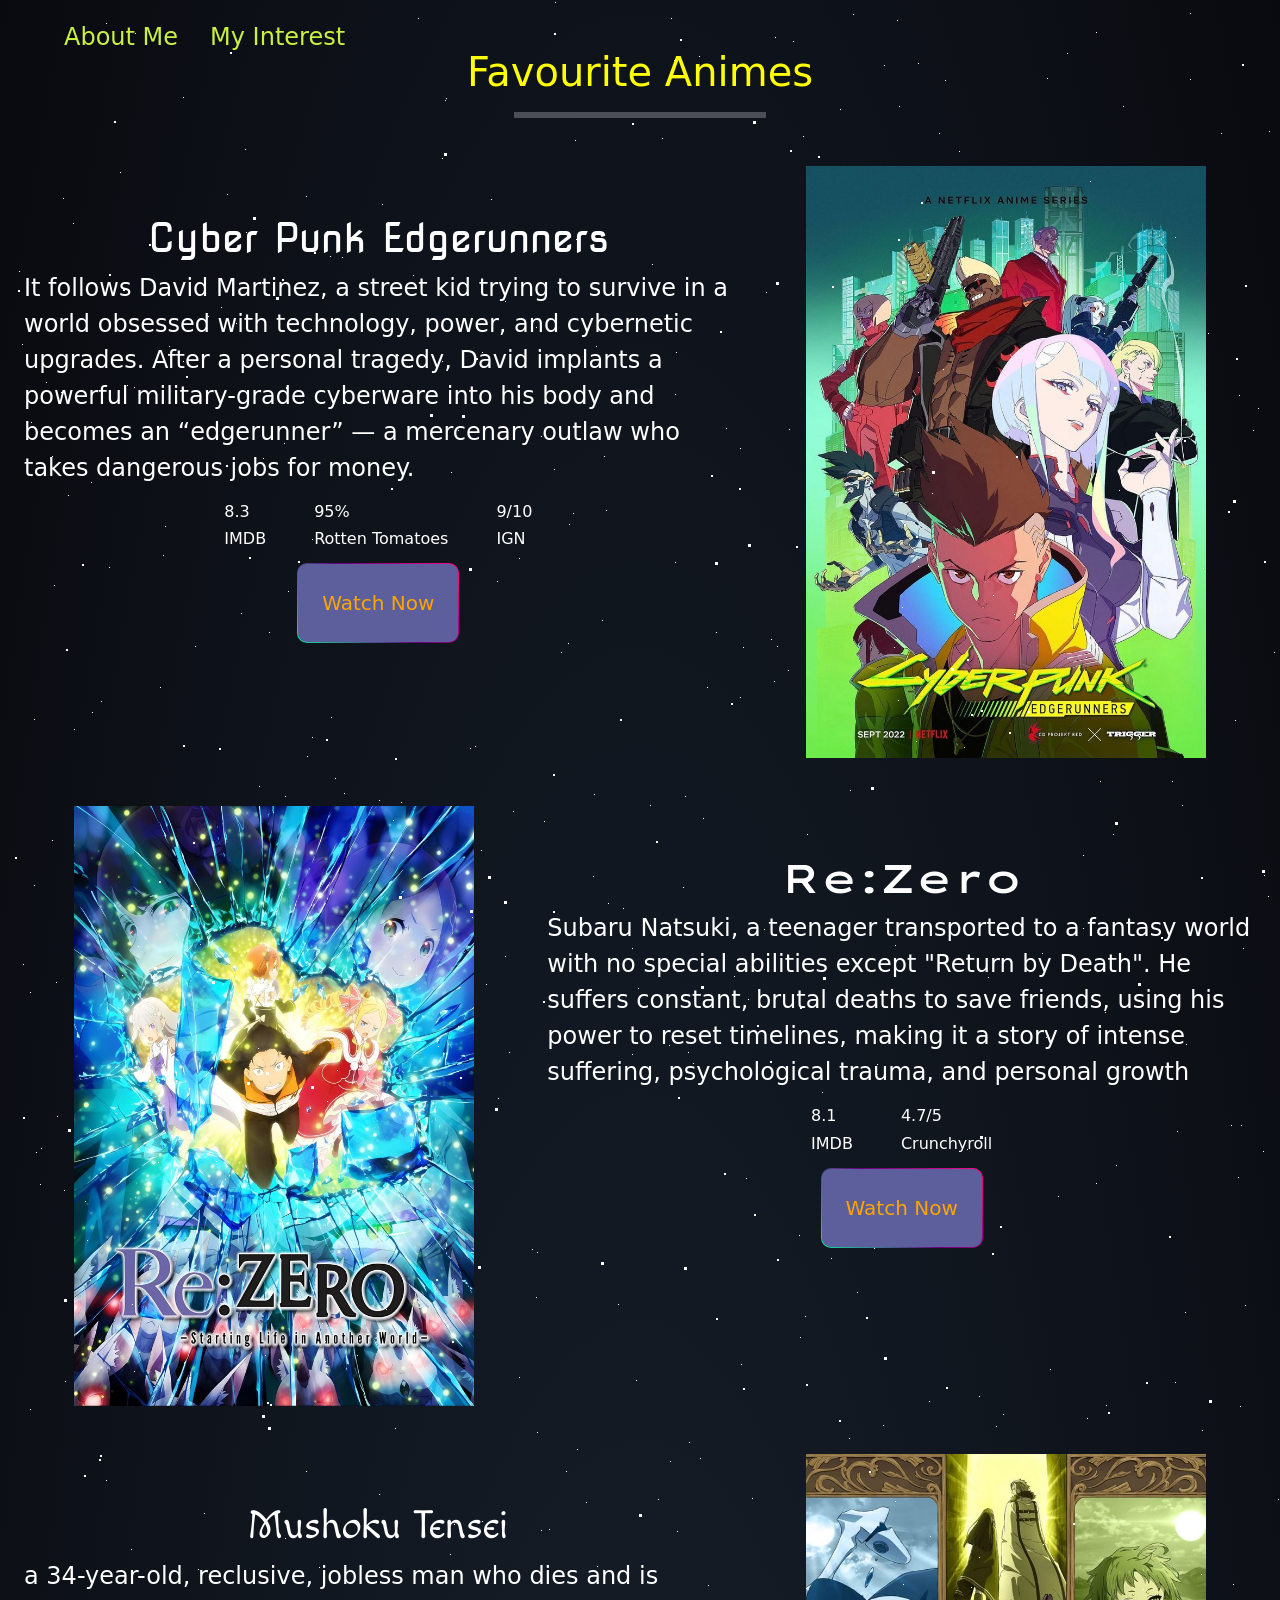
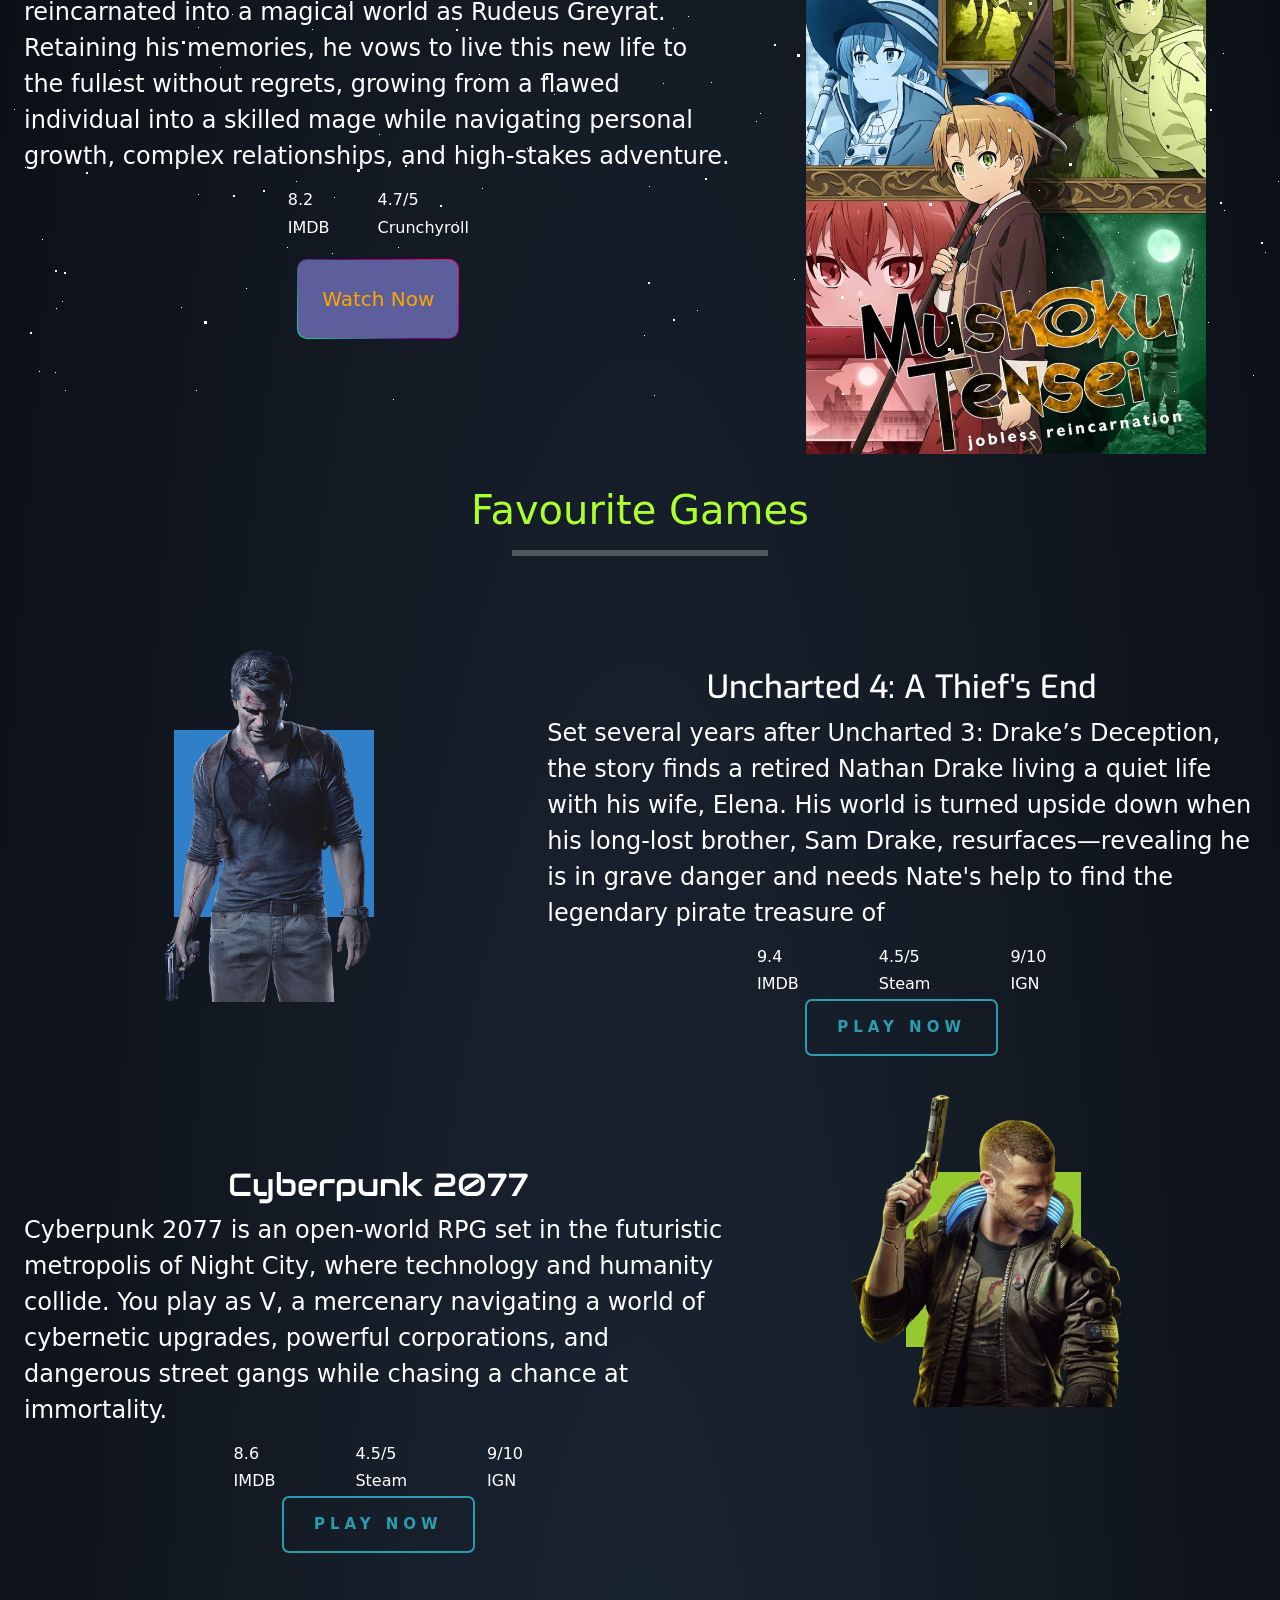
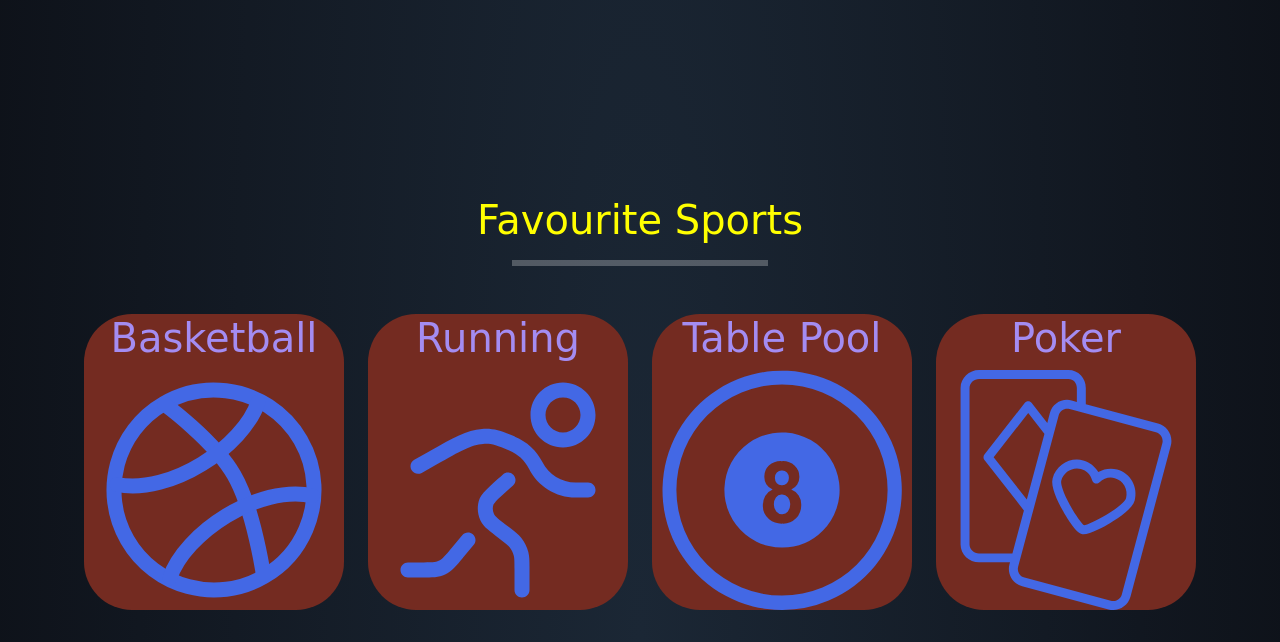
<file: portfolio/my-interest.html>
<!doctype html>
<html lang="en">
    <head>
        <meta charset="UTF-8" />
        <meta name="viewport" content="width=device-width, initial-scale=1.0" />
        <title>Arthur Yeap's Portfolio</title>
        <link rel="stylesheet" href="stars-background.css" />
        <link rel="stylesheet" href="header.css" />
        <link rel="stylesheet" href="interest.css" />
        <link rel="preconnect" href="https://fonts.googleapis.com" />
        <link rel="preconnect" href="https://fonts.gstatic.com" crossorigin />
        <link
            href="https://fonts.googleapis.com/css2?family=Alegreya+SC:ital,wght@0,400;0,500;0,700;0,800;0,900;1,400;1,500;1,700;1,800;1,900&family=Bitcount+Grid+Double:wght@100..900&family=Fredoka:wght@300..700&family=Merriweather:ital,opsz,wght@0,18..144,300..900;1,18..144,300..900&family=Oswald:wght@200..700&family=Tapestry&family=Zen+Dots&display=swap"
            rel="stylesheet"
        />
        <style>
            nav {
                position: absolute !important;
                font-size: 1.5rem;
            }
            @import url("https://fonts.googleapis.com/css2?family=Alegreya+SC:ital,wght@0,400;0,500;0,700;0,800;0,900;1,400;1,500;1,700;1,800;1,900&family=Bitcount+Grid+Double:wght@100..900&family=Fredoka:wght@300..700&family=Merriweather:ital,opsz,wght@0,18..144,300..900;1,18..144,300..900&family=Oswald:wght@200..700&family=Tapestry&family=Zen+Dots&display=swap");
        </style>
        <link href="https://cdn.jsdelivr.net/npm/bootstrap@5.3.8/dist/css/bootstrap.min.css" rel="stylesheet" integrity="sha384-sRIl4kxILFvY47J16cr9ZwB07vP4J8+LH7qKQnuqkuIAvNWLzeN8tE5YBujZqJLB" crossorigin="anonymous" />
        <script src="https://cdn.jsdelivr.net/npm/bootstrap@5.3.8/dist/js/bootstrap.bundle.min.js" integrity="sha384-FKyoEForCGlyvwx9Hj09JcYn3nv7wiPVlz7YYwJrWVcXK/BmnVDxM+D2scQbITxI" crossorigin="anonymous"></script>
        <link rel="preconnect" href="https://fonts.googleapis.com" />
        <link rel="preconnect" href="https://fonts.gstatic.com" crossorigin />
        <link rel="preconnect" href="https://fonts.googleapis.com" />
        <link rel="preconnect" href="https://fonts.gstatic.com" crossorigin />
        <link href="https://fonts.googleapis.com/css2?family=Audiowide&family=Exo:ital,wght@0,100..900;1,100..900&family=Instrument+Serif:ital@0;1&family=Lexend+Zetta:wght@100..900&family=Macondo&family=Nova+Square&display=swap" rel="stylesheet" />
        <style>
            @import url("https://fonts.googleapis.com/css2?family=Audiowide&family=Exo:ital,wght@0,100..900;1,100..900&family=Instrument+Serif:ital@0;1&family=Lexend+Zetta:wght@100..900&family=Macondo&family=Nova+Square&display=swap");
        </style>
    </head>
    <body>
        <!-- From Uiverse.io by jaykdoe -->
        <div class="starry-background container-fluid">
            <div id="stars"></div>
            <div id="stars2"></div>
            <div id="stars3"></div>
            <nav>
                <ul>
                    <li><a href="index.html">About Me</a></li>
                    <li><a href="my-interest.html">My Interest</a></li>
                </ul>
            </nav>
            <h1 style="text-align: center; color: yellow; margin-top: 3rem">Favourite Animes</h1>
            <hr style="border: 3px solid white; width: 20%; display: block; margin-left: auto; margin-right: auto" />

            <section id="animes" style="margin-top: 3rem">
                <div class="container-fluid area">
                    <div class="row">
                        <div class="col-12 col-md-7 order-2 order-md-1">
                            <div class="animes">
                                <div class="text">
                                    <h1 style="font-family: Nova Square">Cyber Punk Edgerunners</h1>
                                    <p>
                                        It follows David Martinez, a street kid trying to survive in a world obsessed with technology, power, and cybernetic upgrades. After a personal tragedy, David implants a powerful military-grade cyberware into his body and becomes an “edgerunner” — a mercenary
                                        outlaw who takes dangerous jobs for money.
                                    </p>

                                    <div class="ratings" style="justify-content: center">
                                        <div class="values">
                                            <h2>8.3</h2>
                                            <h3>IMDB</h3>
                                        </div>
                                        <div class="values">
                                            <h2>95%</h2>
                                            <h3>Rotten Tomatoes</h3>
                                        </div>
                                        <div class="values">
                                            <h2>9/10</h2>
                                            <h3>IGN</h3>
                                        </div>
                                    </div>
                                    <div class="btn">
                                        <a href="https://www.netflix.com/my-en/title/81054853" target="_blank" class="button"> <span >Watch Now</span> </a>
                                    </div>
                                </div>
                            </div>
                        </div>
                        <div class="col-12 col-md-5 order-1 order-md-2">
                            <img  src="cyberpunk.jpg" alt="cyberpunk edgerunners" class="img-fluid anime-img" />
                        </div>
                    </div>
                </div>
            </section>
            <section id="animes" style="margin-top: 3rem">
                <div class="container-fluid area">
                    <div class="row">
                        <div class="col-12 col-md-5">
                            <img  src="Re_ZERO.jpg" alt="Rezero" class="img-fluid anime-img"  style="width: 25rem" />
                        </div>

                        <div class="col-12 col-md-7">
                            <div class="animes left">
                                <div class="text">
                                    <h1 style="font-family: Lexend Zetta">Re:Zero</h1>
                                    <p>
                                        Subaru Natsuki, a teenager transported to a fantasy world with no special abilities except "Return by Death". He suffers constant, brutal deaths to save friends, using his power to reset timelines, making it a story of intense suffering, psychological trauma,
                                        and personal growth
                                    </p>

                                    <div class="ratings">
                                        <div class="values">
                                            <h2>8.1</h2>
                                            <h3>IMDB</h3>
                                        </div>
                                        <div class="values">
                                            <h2>4.7/5</h2>
                                            <h3>Crunchyroll</h3>
                                        </div>
                                    </div>
                                    <div class="btn">
                                        <a href="https://www.crunchyroll.com/series/GRGG9798R/rezero--starting-life-in-another-world-?srsltid=AfmBOoqx3nRPSAQNcM96ZNFOsx6vMxLel6uZK6rZApkl0CcNzyf6TLA2" target="_blank" class="button"> <span>Watch Now</span> </a>
                                    </div>
                                </div>
                            </div>
                        </div>
                    </div>
                </div>
            </section>
            <section id="animes" style="margin-top: 3rem">
                <div class="container-fluid">
                    <div class="row">
                        <div class="col-12 col-md-7 order-2 order-md-1">
                            <div class="animes">
                                <div class="text">
                                    <h1 style="font-family: Macondo">Mushoku Tensei</h1>
                                    <p>
                                        a 34-year-old, reclusive, jobless man who dies and is reincarnated 
                                        into a magical world as Rudeus Greyrat. Retaining his memories, he 
                                        vows to live this new life to the fullest without regrets, growing 
                                        from a flawed individual into a skilled mage while navigating 
                                        personal growth, complex relationships, and high-stakes adventure.
                                    </p>
                                    <div class="ratings">
                                        <div class="values">
                                            <h2>8.2</h2>
                                            <h3>IMDB</h3>
                                        </div>
                                        <div class="values">
                                            <h2>4.7/5</h2>
                                            <h3>Crunchyroll</h3>
                                        </div>
                                    </div>
                                    <div class="btn">
                                        <div class="btn">
                                            <a href="https://www.crunchyroll.com/series/G24H1N3MP/mushoku-tensei-jobless-reincarnation?srsltid=AfmBOop9WK8pE1mGSclUbecXvuIyP0CJzIlP-5dnEUPs9f_gPJUNFqOZ" target="_blank" class="button"> <span>Watch Now</span> </a>
                                        </div>
                                    </div>
                                </div>
                            </div>
                        </div>

                        <div class="col-12 col-md-5 order-1 order-md-2">
                            <img  src="Mushoku Tensei_ Jobless Reincarnation.jpg" alt="Mushoku Tensei" class="img-fluid anime-img" />
                        </div>
                    </div>
                </div>
            </section>
            <h1 style="text-align: center; color: greenyellow; margin-top: 2rem">Favourite Games</h1>
            <hr style="border: 3px solid white; width: 20vw; display: block; margin-left: auto; margin-right: auto" />

            <section id="games" style="margin-top: 5rem">
                <div class="container-fluid">
                    <div class="row">
                        <div class="col-12 col-md-5">
                            <div class="img">
                                <img src="BLANK_ICON.png" alt="blank" class="top" />
                                <img src="Nathan Drake PNG.png" alt="Nathan Drake" class="bottom" />
                            </div>
                        </div>
                        <div class="col-12 col-md-7">
                            <div class="games-left">
                                <div class="name">
                                    <h1 style="font-family: Exo">Uncharted 4: A Thief's End</h1>
                                    <p>
                                        Set several years after Uncharted 3: Drake’s Deception, the story finds a retired Nathan Drake living a quiet life with his wife, Elena. His world is turned upside down when his long-lost brother, Sam Drake, resurfaces—revealing he is in grave danger and needs
                                        Nate's help to find the legendary pirate treasure of
                                    </p>
                                    <div class="rate">
                                        <div class="num">
                                            <h2>9.4</h2>
                                            <h3>IMDB</h3>
                                        </div>
                                        <div class="num">
                                            <h2>4.5/5</h2>
                                            <h3>Steam</h3>
                                        </div>
                                        <div class="num">
                                            <h2>9/10</h2>
                                            <h3>IGN</h3>
                                        </div>
                                    </div>
                                    <div id="switch">
                                        <a href="https://store.steampowered.com/app/1659420/UNCHARTED_Legacy_of_Thieves_Collection/" target="_blank" class="switch"> <span>Play Now</span> </a>
                                    </div>
                                </div>
                            </div>
                        </div>
                    </div>
                </div>
                <div class="container-fluid" style="margin-top: 2rem">
                    <div class="row">
                        <div class="col-12 col-md-7 order-2 order-md-1">
                            <div class="games" style="margin-top: 5rem">
                                <div class="name">
                                    <h1 style="font-family: Audiowide">Cyberpunk 2077</h1>
                                    <p>
                                        Cyberpunk 2077 is an open-world RPG set in the futuristic metropolis of Night City, where technology and humanity collide. You play as V, a mercenary navigating a world of cybernetic upgrades, powerful corporations, and dangerous street gangs while chasing a
                                        chance at immortality.
                                    </p>
                                    <div class="rate">
                                        <div class="num">
                                            <h2>8.6</h2>
                                            <h3>IMDB</h3>
                                        </div>
                                        <div class="num">
                                            <h2>4.5/5</h2>
                                            <h3>Steam</h3>
                                        </div>
                                        <div class="num">
                                            <h2>9/10</h2>
                                            <h3>IGN</h3>
                                        </div>
                                    </div>

                                    <div id="switch">
                                        <a href="https://store.steampowered.com/app/1091500/Cyberpunk_2077/" target="_blank" class="switch"> <span>Play Now</span> </a>
                                    </div>
                                </div>
                            </div>
                        </div>

                        <div class="col-12 col-md-5 order-1 order-md-2" style="margin-bottom: -4rem">
                            <div class="img">
                                <img src="BLANK_ICON.png" alt="blank" class="top-2 img-fluid" />
                                <img src="V cyberpunk.png" alt="v" class="bottom-2 img-fluid" />
                            </div>
                        </div>
                    </div>
                </div>
            </section>
            <h1 style="color: yellow; text-align: center; margin-top: rem">Favourite Sports</h1>
            <hr style="border: 3px solid white; width: 20vw; display: block; margin-left: auto; margin-right: auto" />
            <section id="sport">
                <div class="container-fluid">
                    <div class="row hy-4">
                        <div class="col-12 col-md-6 col-lg-3">
                            <div class="sport">
                                <h1>Basketball</h1>
                                <svg width="15rem" height="15rem" viewBox="0 0 24 24" fill="none" xmlns="http://www.w3.org/2000/svg" stroke="#ff5c5c">
                                    <g id="SVGRepo_bgCarrier" stroke-width="0"></g>
                                    <g id="SVGRepo_tracerCarrier" stroke-linecap="round" stroke-linejoin="round"></g>
                                    <g id="SVGRepo_iconCarrier">
                                        <path
                                            d="M3.33946 16.9997C6.10089 21.7826 12.2168 23.4214 16.9997 20.66C18.9493 19.5344 20.3765 17.8514 21.1962 15.9286C22.3875 13.1341 22.2958 9.83304 20.66 6.99972C19.0242 4.1664 16.2112 2.43642 13.1955 2.07088C11.1204 1.81935 8.94932 2.21386 6.99972 3.33946C2.21679 6.10089 0.578039 12.2168 3.33946 16.9997Z"
                                            stroke="#4368e5"
                                            stroke-width="1.5"
                                        ></path>
                                        <path d="M16.9498 20.5732C16.9498 20.5732 16.0108 13.982 14.0005 10.5C11.9901 7.01798 7.05029 3.42676 7.05029 3.42676" stroke="#4368e5" stroke-width="1.5" stroke-linecap="round"></path>
                                        <path d="M21.8638 12.5803C16.4528 11.3933 9.05903 16.348 7.57739 20.8177" stroke="#4368e5" stroke-width="1.5" stroke-linecap="round"></path>
                                        <path d="M16.4141 3.20884C14.9262 7.6299 7.67443 12.5122 2.28877 11.4515" stroke="#4368e5" stroke-width="1.5" stroke-linecap="round"></path>
                                    </g>
                                </svg>
                            </div>
                        </div>
                        <div class="col-12 col-md-6 col-lg-3">
                            <div class="sport">
                                <h1>Running</h1>
                                <svg width="15rem" height="15rem" viewBox="0 0 24 24" fill="none" xmlns="http://www.w3.org/2000/svg">
                                    <g id="SVGRepo_bgCarrier" stroke-width="0"></g>
                                    <g id="SVGRepo_tracerCarrier" stroke-linecap="round" stroke-linejoin="round"></g>
                                    <g id="SVGRepo_iconCarrier">
                                        <path
                                            fill-rule="evenodd"
                                            clip-rule="evenodd"
                                            d="M18.5 2.75C17.5335 2.75 16.75 3.5335 16.75 4.5C16.75 5.4665 17.5335 6.25 18.5 6.25C19.4665 6.25 20.25 5.4665 20.25 4.5C20.25 3.5335 19.4665 2.75 18.5 2.75ZM15.25 4.5C15.25 2.70507 16.7051 1.25 18.5 1.25C20.2949 1.25 21.75 2.70507 21.75 4.5C21.75 6.29493 20.2949 7.75 18.5 7.75C16.7051 7.75 15.25 6.29493 15.25 4.5ZM13.6866 6.66132L13.6921 6.66359C14.8765 7.15114 15.8611 8.04505 16.4389 9.20077C17.0669 10.4567 18.3505 11.25 19.7546 11.25H21C21.4142 11.25 21.75 11.5858 21.75 12C21.75 12.4142 21.4142 12.75 21 12.75H19.7546C17.7823 12.75 15.9793 11.6357 15.0973 9.87158C14.6864 9.04988 13.9811 8.40468 13.1211 8.05068C11.7575 7.48938 11.3248 7.33098 10.5011 7.39087C9.35849 7.47396 8.30813 8.05116 5.80619 9.47272L4.37051 10.2884C4.01037 10.4931 3.55253 10.367 3.34791 10.0069C3.14328 9.64672 3.26935 9.18888 3.62949 8.98426L5.06517 8.16853C5.12315 8.13559 5.18054 8.10297 5.23736 8.07067C7.51106 6.77833 8.87084 6.00546 10.3924 5.89482C11.6095 5.80631 12.346 6.10952 13.6866 6.66132ZM13.5546 10.4956C13.8333 10.8021 13.8107 11.2765 13.5042 11.5551C13.3246 11.7184 13.1455 11.8778 12.9703 12.0338C12.6896 12.2837 12.4189 12.5247 12.1723 12.7582C11.9768 12.9432 11.8172 13.1045 11.7008 13.2386C11.6068 13.3469 11.5689 13.4064 11.5577 13.424C11.5532 13.431 11.553 13.4313 11.5552 13.4254C11.4378 13.742 11.4535 14.0927 11.5987 14.3976C11.6411 14.4866 11.7285 14.6084 11.962 14.8163C12.1997 15.0279 12.53 15.2787 13.0174 15.6481C13.0425 15.6671 13.0673 15.6858 13.0917 15.7043C13.6528 16.1291 14.0408 16.4228 14.3362 16.7946C14.6641 17.2075 14.9014 17.6848 15.0324 18.1955C15.1504 18.6555 15.1502 19.1421 15.15 19.8459C15.15 19.8765 15.15 19.9076 15.15 19.939V22C15.15 22.4142 14.8142 22.75 14.4 22.75C13.9858 22.75 13.65 22.4142 13.65 22V19.939C13.65 19.1064 13.6445 18.8218 13.5794 18.5682C13.5008 18.2618 13.3585 17.9754 13.1617 17.7277C12.9989 17.5228 12.7753 17.3465 12.1117 16.8437L12.0875 16.8254C11.6303 16.479 11.2521 16.1925 10.9647 15.9367C10.668 15.6727 10.4117 15.3936 10.2446 15.0428C9.92501 14.372 9.89047 13.6005 10.1488 12.9038C10.2412 12.6546 10.4193 12.4267 10.5678 12.2556C10.7314 12.067 10.9318 11.8669 11.1412 11.6688C11.4004 11.4234 11.7063 11.1508 12.0024 10.8871C12.1735 10.7345 12.3414 10.5849 12.4952 10.4452C12.8017 10.1666 13.276 10.1891 13.5546 10.4956ZM9.48014 16.4238C9.79835 16.689 9.84134 17.1619 9.57617 17.4801L8.5754 18.6811C8.5428 18.7202 8.51066 18.7588 8.47895 18.7969C7.83688 19.5685 7.36554 20.135 6.70757 20.4432C6.04959 20.7513 5.31269 20.7508 4.30887 20.7501C4.25928 20.75 4.20904 20.75 4.15813 20.75H3C2.58579 20.75 2.25 20.4142 2.25 20C2.25 19.5858 2.58579 19.25 3 19.25H4.15813C5.37975 19.25 5.75396 19.2334 6.07133 19.0848C6.3887 18.9361 6.641 18.6593 7.42306 17.7208L8.42383 16.5199C8.68901 16.2017 9.16193 16.1587 9.48014 16.4238Z"
                                            fill="#4368e5"
                                        ></path>
                                    </g>
                                </svg>
                            </div>
                        </div>

                        <div class="col-12 col-md-6 col-lg-3">
                            <div class="sport">
                                <h1>Table Pool</h1>
                                <svg fill="#4368e5" width="15rem" height="15rem" viewBox="0 0 50 50" xmlns="http://www.w3.org/2000/svg">
                                    <g id="SVGRepo_bgCarrier" stroke-width="0"></g>
                                    <g id="SVGRepo_tracerCarrier" stroke-linecap="round" stroke-linejoin="round"></g>
                                    <g id="SVGRepo_iconCarrier">
                                        <path
                                            id="Billiard"
                                            d="M245,148a24.925,24.925,0,1,1,9.731-1.965A24.831,24.831,0,0,1,245,148Zm0-47a22,22,0,1,0,22,22A22.025,22.025,0,0,0,245,101Zm0,34a12,12,0,1,1,8.486-3.515A11.921,11.921,0,0,1,245,135Zm-.031-18.01a3.718,3.718,0,0,0-2.7.929,3.167,3.167,0,0,0-.949,2.354,2.987,2.987,0,0,0,.41,1.533,2.757,2.757,0,0,0,1.314,1.1,3.206,3.206,0,0,0-1.543,1.333,3.8,3.8,0,0,0-.489,1.9,3.641,3.641,0,0,0,1.3,2.953,4.205,4.205,0,0,0,2.761.912,3.819,3.819,0,0,0,2.856-1.1,3.953,3.953,0,0,0,1.074-2.866,3.412,3.412,0,0,0-.527-1.885,3.292,3.292,0,0,0-1.538-1.242,2.824,2.824,0,0,0,1.236-1.056,2.886,2.886,0,0,0,.439-1.576,3.151,3.151,0,0,0-.958-2.354A3.719,3.719,0,0,0,244.968,116.99Zm.067,11.047a1.572,1.572,0,0,1-1.231-.565,2.317,2.317,0,0,1-.494-1.571,2.34,2.34,0,0,1,.419-1.337,1.439,1.439,0,0,1,1.273-.617,1.563,1.563,0,0,1,1.219.543,2.1,2.1,0,0,1,.481,1.437,2.33,2.33,0,0,1-.472,1.568A1.521,1.521,0,0,1,245.035,128.037Zm-.067-6.044a1.392,1.392,0,0,1-1.049-.409,1.576,1.576,0,0,1-.394-1.138,1.534,1.534,0,0,1,.4-1.1,1.416,1.416,0,0,1,1.07-.418,1.378,1.378,0,0,1,1.04.413,1.531,1.531,0,0,1,.393,1.1,1.581,1.581,0,0,1-.4,1.142A1.412,1.412,0,0,1,244.968,121.992Z"
                                            transform="translate(-220 -98)"
                                        ></path>
                                    </g>
                                </svg>
                            </div>
                        </div>
                        <div class="col-12 col-md-6 col-lg-3">
                            <div class="sport">
                                <h1>Poker</h1>
                                <svg fill="#4368e5" height="15rem" width="15rem" version="1.1" id="Layer_1" xmlns="http://www.w3.org/2000/svg" xmlns:xlink="http://www.w3.org/1999/xlink" viewBox="0 0 512 512" xml:space="preserve">
                                    <g id="SVGRepo_bgCarrier" stroke-width="0"></g>
                                    <g id="SVGRepo_tracerCarrier" stroke-linecap="round" stroke-linejoin="round"></g>
                                    <g id="SVGRepo_iconCarrier">
                                        <g>
                                            <g>
                                                <path
                                                    d="M452.279,114.361L298.254,73.25V38.138C298.254,17.109,282.291,0,261.203,0H70.512C49.425,0,31.076,17.114,31.076,38.152 v334.007c0,21.037,18.307,38.151,39.345,38.151h66.145l-1.146,4.276c-2.641,9.855-1.275,20.145,3.845,28.977 c5.112,8.819,13.359,15.129,23.223,17.772l184.192,49.354c3.31,0.886,6.637,1.31,9.911,1.31c16.873,0,32.344-11.246,36.905-28.264 l86.149-322.626C485.088,140.79,472.648,119.819,452.279,114.361z M141.679,391.226H70.421c-10.514,0-20.261-8.553-20.261-19.067 V38.152c0-10.514,9.788-19.068,20.353-19.068h190.691c10.565,0,17.967,8.547,17.967,19.054v29.998l-11.084-3.13 c-20.359-5.448-41.071,6.633-46.518,26.952l-5.493,21.059L182.84,70.456c-1.808-2.311-4.543-3.661-7.477-3.661 s-5.688,1.35-7.496,3.661L81.997,180.19c-2.703,3.455-2.699,8.307,0.005,11.762l84.231,107.626L141.679,391.226z M210.075,135.966 L172.417,276.51l-70.779-90.439L175.4,91.819l33.99,43.432C209.598,135.517,209.846,135.728,210.075,135.966z M461.508,156.171 l-86.447,322.626c-2.72,10.157-13.236,16.192-23.443,13.458l-184.192-49.354c-4.952-1.327-9.089-4.49-11.652-8.91 c-2.557-4.41-3.239-9.548-1.921-14.467l86.447-322.627c2.721-10.155,13.239-16.191,23.443-13.457l184.193,49.354 C458.14,135.529,464.229,146.016,461.508,156.171z"
                                                ></path>
                                            </g>
                                        </g>
                                        <g>
                                            <g>
                                                <path
                                                    d="M365.115,212.306c-13.618-3.652-28.135-1.539-40.214,5.448c-6.97-12.091-18.484-21.176-32.103-24.826 c-28.343-7.596-57.68,9.658-65.398,38.457c-4.46,16.647,9.303,46.354,21.635,68.343c6.121,10.914,27.125,46.802,40.406,50.361 c1.045,0.28,2.23,0.41,3.535,0.41c15.274,0,46.727-17.931,56.639-23.82c21.675-12.877,48.448-31.722,52.908-48.37 C410.24,249.51,393.46,219.901,365.115,212.306z M384.089,273.37c-1.558,5.817-15.315,19.398-41.834,35.47 c-23.175,14.044-42.023,21.591-47.803,22.552c-4.525-3.722-17.075-19.681-30.122-43.431 c-14.932-27.178-20.054-45.819-18.496-51.636c4.203-15.685,18.224-26.101,33.4-26.101c2.853,0,5.748,0.368,8.625,1.139 c11.634,3.117,20.551,12.044,23.85,23.88c0.906,3.251,3.462,5.781,6.722,6.655c3.255,0.876,6.737-0.04,9.148-2.402 c8.774-8.601,20.962-11.878,32.596-8.755C378.356,235.611,389.082,254.735,384.089,273.37z"
                                                ></path>
                                            </g>
                                        </g>
                                    </g>
                                </svg>
                            </div>
                        </div>
                    </div>
                </div>
            </section>
        </div>
    </body>
</html>
</file>
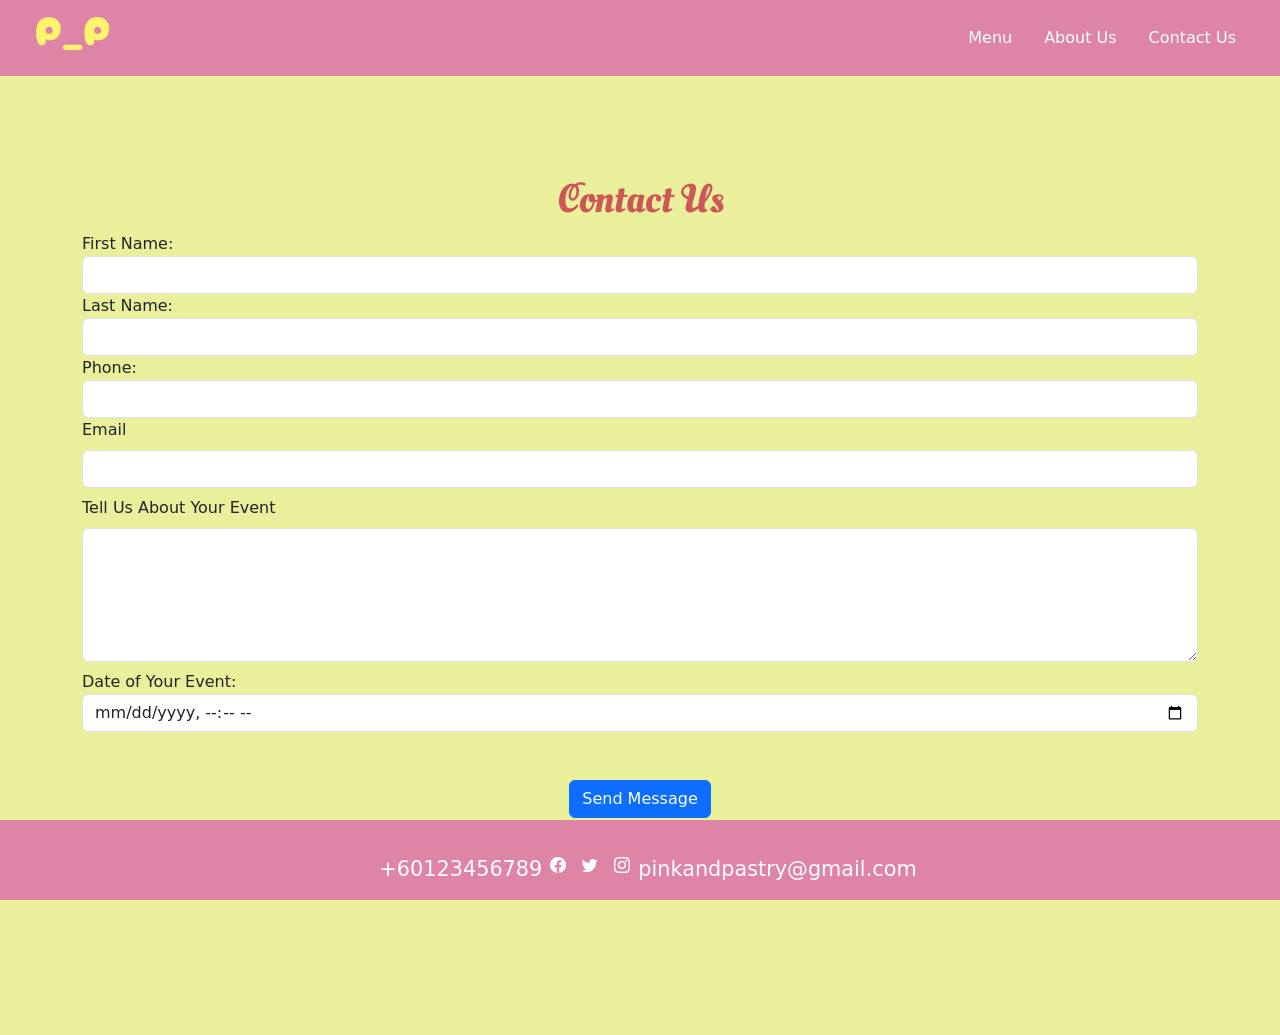
<file: website-of-interest/contact-us.html>
<!doctype html>
<html lang="en">
    <head>
        <meta charset="UTF-8" />
        <meta name="viewport" content="width=device-width, initial-scale=1.0" />
        <title>Contact Us</title>
        <link rel="stylesheet" href="https://cdn.jsdelivr.net/npm/bootstrap-icons@1.13.1/font/bootstrap-icons.min.css" />

        <link href="https://cdn.jsdelivr.net/npm/bootstrap@5.3.8/dist/css/bootstrap.min.css" rel="stylesheet" integrity="sha384-sRIl4kxILFvY47J16cr9ZwB07vP4J8+LH7qKQnuqkuIAvNWLzeN8tE5YBujZqJLB" crossorigin="anonymous" />
        <script src="https://cdn.jsdelivr.net/npm/bootstrap@5.3.8/dist/js/bootstrap.bundle.min.js" integrity="sha384-FKyoEForCGlyvwx9Hj09JcYn3nv7wiPVlz7YYwJrWVcXK/BmnVDxM+D2scQbITxI" crossorigin="anonymous"></script>
        <link rel="stylesheet" href="https://cdn.jsdelivr.net/npm/bootstrap-icons@1.13.1/font/bootstrap-icons.min.css" />
        <link rel="preconnect" href="https://fonts.googleapis.com" />
        <link rel="preconnect" href="https://fonts.gstatic.com" crossorigin />
        <link href="https://fonts.googleapis.com/css2?family=Fredoka:wght@300..700&family=Merriweather:ital,opsz,wght@0,18..144,300..900;1,18..144,300..900&family=Oleo+Script+Swash+Caps:wght@400;700&family=Oswald:wght@200..700&display=swap" rel="stylesheet" />
        <link rel="stylesheet" href="home.css" />
    </head>
    <style>
        @import url('https://cdn.jsdelivr.net/npm/bootstrap-icons@1.13.1/font/bootstrap-icons.min.css');
        body {
            height: 115vh;
        }
        /* navbar start  */
        .custom-navbar {
            background-color: rgb(222, 132, 166); /* or your color */
            backdrop-filter: blur(10px);
        }

        /* LOGO SIZE */
        .logo {
            height: 50px;
            width: auto;
        }

        /* MOBILE LOGO */
        @media (max-width: 576px) {
            .logo {
                height: 40px;
            }
        }

        /* NAV LINK STYLE */
        .nav-link {
            font-weight: 500;
            transition: 0.3s;
        }

        .nav-link:hover {
            color: #ff6b81;
        }

        /* FIX BODY OVERLAP (important for fixed navbar) */
        body {
            padding-top: 70px;
        }
        a {
            text-decoration: none;
        }

        li {
            list-style: none;
        }

        .text-azure {
            color: azure !important;
        }
        /*  nav bar end  */
        .container {
            padding-top: 90px;
        }
        footer {
            position: fixed;
            height: 5rem;
            left: 0;
            bottom: 0;
            width: 100%;
            background-color: rgb(222, 132, 166);
            color: white;
            text-align: center;
            padding: 10px 0;
            z-index: 1000;
        }
        footer p {
            font-size: clamp(0.8rem, 2vw, 1.3rem);
        }
        .social-icon {
            display: inline-block;
            cursor: pointer;
            transition: all 0.3s ease;
        }
        .social-icon:hover {
            transform: translateY(-5px);
        }

        .bi-facebook:hover {
            color: blueviolet !important;
        }
        .bi-twitter:hover {
            color: aqua !important;
        }
        .bi-instagram:hover {
            color: rgb(255, 46, 46) !important ;
        }
    </style>
    <body>
        <!-- navbar  -->
        <nav class="navbar navbar-expand-lg navbar-dark custom-navbar fixed-top px-4">
            <div class="container-fluid">
                <a href="menu.html" class="navbar-brand fw-bold"> <img src="P_P (1).png" class="logo" alt="P_P logo" /> </a>

                <button class="navbar-toggler" type="button" data-bs-toggle="collapse" data-bs-target="#navbarNav">
                    <span class="navbar-toggler-icon"></span>
                </button>

                <div class="collapse navbar-collapse" id="navbarNav">
                    <ul class="navbar-nav ms-auto gap-3">
                        <li class="nav-item"><a href="menu.html" class="nav-link text-azure">Menu</a></li>
                        <li class="nav-item"><a href="about-us.html" class="nav-link text-azure">About Us</a></li>
                        <li class="nav-item"><a href="contact-us.html" class="nav-link text-azure">Contact Us</a></li>
                    </ul>
                </div>
            </div>
        </nav>
        <div class="container">
            <h1 class="text-center mt-3" style="font-family: Oleo Script Swash Caps; color: rgb(205, 86, 86)">Contact Us</h1>
            <form>
                <div class="form-group">
                    <label for="fname">First Name:</label>
                    <input type="text" name="fname" class="form-control" id="fname" name="fname" placeholder="" />
                    <label for="lname">Last Name: </label>
                    <input type=" text" id="lname" class="form-control" name="lname" placeholder="" />
                </div>
                <div class="form-group">
                    <label for="phone">Phone:</label>
                    <input type="tel" name="phone" id="phone" class="form-control" />
                </div>
                <div class="form-group">
                    <label for="email">Email</label>
                    <input type="email" class="form-control my-2" id="email" />
                </div>
                <div class="form-group">
                    <label for="message">Tell Us About Your Event</label>
                    <textarea name="message" id="message" class="form-control my-2" rows="5"></textarea>
                </div>
                <div class="form-group">
                    <label for="daytime">Date of Your Event:</label>
                    <input type="datetime-local" name="daytime" id="daytime" class="form-control" />
                </div>

                <div class="d-flex justify-content-center mt-5">
                    <button type="submit" class="btn btn-primary">Send Message</button>
                </div>
            </form>
        </div>

        <footer>
            <div class="container-fluid py-4">
                <div class="d-flex container-fluid" style="margin-left: auto; margin-right: 0 auto; justify-content: center">
                    <p style="margin-left: 31rem !important">+60123456789</p>
                    <a href="https://www.facebook.com/" target="_blank"><i class="bi bi-facebook text-white px-2"> </i></a>
                    <a href="https://x.com/" target="_blank"><i class="bi bi-twitter text-white px-2"></i></a>
                    <a href="https://www.instagram.com/" target="_blank"><i class="bi bi-instagram text-white px-2"></i></a>
                    <p style="margin-right: 30rem !important">pinkandpastry@gmail.com</p>
                </div>
            </div>
        </footer>
    </body>
</html>
</file>
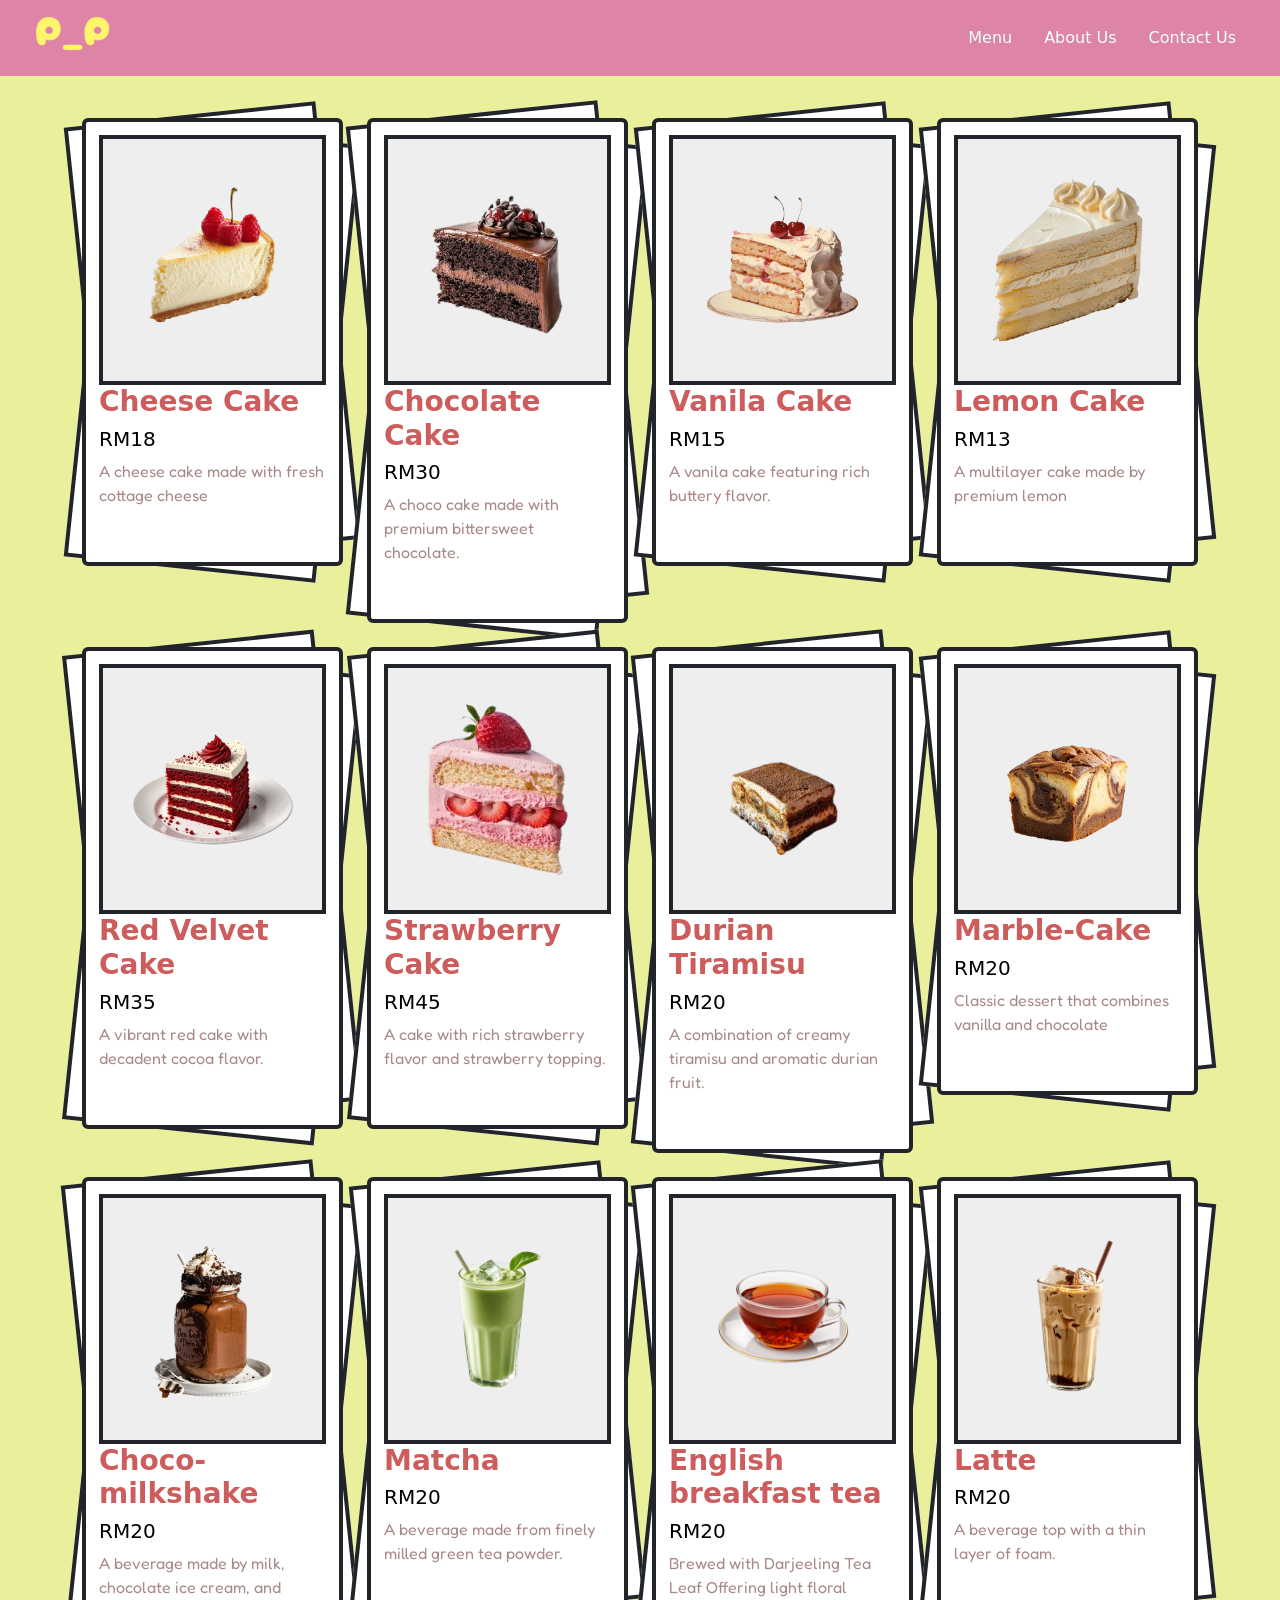
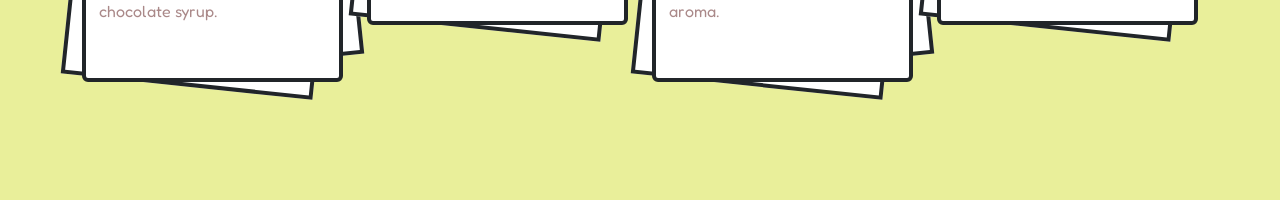
<file: website-of-interest/menu.html>
<!doctype html>
<html lang="en">
    <head>
        <meta charset="UTF-8" />
        <meta name="viewport" content="width=device-width, initial-scale=1.0" />
        <title>Menu</title>
        <link href="https://cdn.jsdelivr.net/npm/bootstrap@5.3.8/dist/css/bootstrap.min.css" rel="stylesheet" integrity="sha384-sRIl4kxILFvY47J16cr9ZwB07vP4J8+LH7qKQnuqkuIAvNWLzeN8tE5YBujZqJLB" crossorigin="anonymous" />
        <script src="https://cdn.jsdelivr.net/npm/bootstrap@5.3.8/dist/js/bootstrap.bundle.min.js" integrity="sha384-FKyoEForCGlyvwx9Hj09JcYn3nv7wiPVlz7YYwJrWVcXK/BmnVDxM+D2scQbITxI" crossorigin="anonymous"></script>
        <link rel="preconnect" href="https://fonts.googleapis.com" />
        <link rel="preconnect" href="https://fonts.gstatic.com" crossorigin />
        <link href="https://fonts.googleapis.com/css2?family=Fredoka:wght@300..700&family=Merriweather:ital,opsz,wght@0,18..144,300..900;1,18..144,300..900&family=Oleo+Script+Swash+Caps:wght@400;700&family=Oswald:wght@200..700&display=swap" rel="stylesheet" />
        <link rel="stylesheet" href="menu.css" />
        <link rel="stylesheet" href="home.css" />
        <style>
            @import url('https://fonts.googleapis.com/css2?family=Fredoka:wght@300..700&family=Merriweather:ital,opsz,wght@0,18..144,300..900;1,18..144,300..900&family=Oleo+Script+Swash+Caps:wght@400;700&family=Oswald:wght@200..700&display=swap');
        </style>
    </head>
    <body>
        <!-- navbar  -->
        <nav class="navbar navbar-expand-lg navbar-dark custom-navbar fixed-top px-4">
            <div class="container-fluid">
                <a href="index.html" class="navbar-brand fw-bold"> <img src="P_P (1).png" class="logo" alt="P_P logo" /> </a>

                <button class="navbar-toggler" type="button" data-bs-toggle="collapse" data-bs-target="#navbarNav">
                    <span class="navbar-toggler-icon"></span>
                </button>

                <div class="collapse navbar-collapse" id="navbarNav">
                    <ul class="navbar-nav ms-auto gap-3">
                        <li class="nav-item"><a href="menu.html" class="nav-link text-azure">Menu</a></li>
                        <li class="nav-item"><a href="about-us.html" class="nav-link text-azure">About Us</a></li>
                        <li class="nav-item"><a href="contact-us.html" class="nav-link text-azure">Contact Us</a></li>
                    </ul>
                </div>
            </div>
        </nav>

        <div class="container my-5">
            <div class="row row-cols-1 row-cols-sm-2 row-cols-md-3 row-cols-lg-4 g-4">
                <div class="col">
                    <div class="stack">
                        <div class="card">
                            <div class="image">
                                <img src="image/cake-1.png" alt="Cheese Cake " />
                            </div>
                            <div class="content">
                                <h3>Cheese Cake</h3>
                                <h5>RM18</h5>
                                <p>A cheese cake made with fresh cottage cheese</p>
                            </div>
                        </div>
                    </div>
                </div>
                <div class="col">
                    <div class="stack">
                        <div class="card">
                            <div class="image">
                                <img src="image/cake-2.png" alt="Chocolate Cake " />
                            </div>
                            <div class="content">
                                <h3>Chocolate Cake</h3>
                                <h5>RM30</h5>
                                <p>A choco cake made with premium bittersweet chocolate.</p>
                            </div>
                        </div>
                    </div>
                </div>
                <div class="col">
                    <div class="stack">
                        <div class="card">
                            <div class="image">
                                <img src="image/cake-3.png" alt="Vanila Cake " />
                            </div>
                            <div class="content">
                                <h3>Vanila Cake</h3>
                                <h5>RM15</h5>
                                <p>A vanila cake featuring rich buttery flavor.</p>
                            </div>
                        </div>
                    </div>
                </div>
                <div class="col">
                    <div class="stack">
                        <div class="card">
                            <div class="image">
                                <img src="image/cake-4.png" alt="Lemon Cake " />
                            </div>
                            <div class="content">
                                <h3>Lemon Cake</h3>
                                <h5>RM13</h5>
                                <p>A multilayer cake made by premium lemon</p>
                            </div>
                        </div>
                    </div>
                </div>
                <div class="col">
                    <div class="stack">
                        <div class="card">
                            <div class="image">
                                <img src="image/cake-5.png" alt="Red Velvet Cake  " />
                            </div>
                            <div class="content">
                                <h3>Red Velvet Cake</h3>
                                <h5>RM35</h5>
                                <p>A vibrant red cake with decadent cocoa flavor.</p>
                            </div>
                        </div>
                    </div>
                </div>
                <div class="col">
                    <div class="stack">
                        <div class="card">
                            <div class="image">
                                <img src="image/cake-6.png" alt="Strawberry Cake " />
                            </div>
                            <div class="content">
                                <h3>Strawberry Cake</h3>
                                <h5>RM45</h5>
                                <p>A cake with rich strawberry flavor and strawberry topping.</p>
                            </div>
                        </div>
                    </div>
                </div>
                <div class="col">
                    <div class="stack">
                        <div class="card">
                            <div class="image">
                                <img src="image/durian-tiramisu.png" alt="durian-tiramisu" />
                            </div>
                            <div class="content">
                                <h3>Durian Tiramisu</h3>
                                <h5>RM20</h5>
                                <p>A combination of creamy tiramisu and aromatic durian fruit.</p>
                            </div>
                        </div>
                    </div>
                </div>
                <div class="col">
                    <div class="stack">
                        <div class="card">
                            <div class="image">
                                <img src="image/marble-cake.png" alt="marble-cake" />
                            </div>
                            <div class="content">
                                <h3>Marble-Cake</h3>
                                <h5>RM20</h5>
                                <p>Classic dessert that combines vanilla and chocolate</p>
                            </div>
                        </div>
                    </div>
                </div>

                <div class="col">
                    <div class="stack">
                        <div class="card">
                            <div class="image">
                                <img src="image/choco-milkshake.png" alt="choco-milkshake" />
                            </div>
                            <div class="content">
                                <h3>Choco-milkshake</h3>
                                <h5>RM20</h5>
                                <p>A beverage made by milk, chocolate ice cream, and chocolate syrup.</p>
                            </div>
                        </div>
                    </div>
                </div>
                <div class="col">
                    <div class="stack">
                        <div class="card">
                            <div class="image">
                                <img src="image/matcha.png" alt="Matcha " />
                            </div>
                            <div class="content">
                                <h3>Matcha</h3>
                                <h5>RM20</h5>
                                <p>A beverage made from finely milled green tea powder.</p>
                            </div>
                        </div>
                    </div>
                </div>
                <div class="col">
                    <div class="stack">
                        <div class="card">
                            <div class="image">
                                <img src="image/tea.png" alt="Tea " />
                            </div>
                            <div class="content">
                                <h3>English breakfast tea</h3>
                                <h5>RM20</h5>
                                <p>Brewed with Darjeeling Tea Leaf Offering light floral aroma.</p>
                            </div>
                        </div>
                    </div>
                </div>
                <div class="col">
                    <div class="stack">
                        <div class="card">
                            <div class="image">
                                <img src="image/coffee.png" alt="Latte " />
                            </div>
                            <div class="content">
                                <h3>Latte</h3>
                                <h5>RM20</h5>
                                <p>A beverage top with a thin layer of foam.</p>
                            </div>
                        </div>
                    </div>
                </div>
            </div>
        </div>
    </body>
</html>
</file>
<file: portfolio/header.css>
/* nav start */
nav {
    position: fixed;
    left: 0;
    background-color: rgb(65, 65, 194, 0);
    width: 100%;
    height: 9vh;
    top: 0;
    display: flex;
    align-items: center;
    padding-left: 2rem;
    z-index: 5;
}
nav ul {
    display: flex;
    column-gap: 2rem;

}
nav li {
    list-style: none;
    margin-top: 0.5rem;
}
nav a {
    color: #cbf140;
    position: relative;
    text-decoration: none;
}

nav a::before {
    content: "";
    position: absolute;
    width: 100%;
    height: 4px;
    border-radius: 4px;
    background-color: #0981c2;
    bottom: 0;
    left: 0;
    transform-origin: right;
    transform: scaleX(0);
    transition: transform 0.3s ease-in-out;
    top: 2rem;
}

nav a:hover::before {
    transform-origin: left;
    transform: scaleX(1);
}

main a {
    text-decoration: none;
    color: rgb(43, 52, 91);
}
/* nav end */
</file>
<file: portfolio/about-me.css>
body {
    margin: 0;
    padding: 0;
    height: auto;
}

/* intro bg start */
.hello {
    width: 100%;
    height: 50rem;
    background: linear-gradient(-45deg, #971dd4, #3f41b7, #ee397e, #b56565);
    background-size: 400% 400%;
    animation: gradient 15s ease infinite;
    position: relative;
    display: flex;
    flex-direction: column;
    align-items: center;
    justify-content: center;
    text-align: center;
}
.hello h1,
.hello p {
    scale: 1.2;
}
@keyframes gradient {
    0% {
        background-position: 0% 50%;
    }
    50% {
        background-position: 100% 50%;
    }
    100% {
        background-position: 0% 50%;
    }
}
/* intro bg end */

/* salulutation start  */
.salutation {
    color: #ffffff;
    padding-top: 30px;
    font-family: "Coiny", cursive;
    text-align: center;
    font-size: 70px;
    -webkit-animation: bounce 0.4s ease infinite alternate;
}

@-webkit-keyframes bounce {
    0% {
        text-shadow:
            0 5px 0 #ccc,
            0 2px 3px rgba(0, 0, 0, 1);
    }
    100% {
        transform: translateY(-20px);
        text-shadow:
            0 50px 0 #black,
            0 0px 20px rgba(0, 0, 0, 0.8);
    }
}
/* salutation end  */

/* typewriter effect start */
.name {
    color: #ffffff;
    font-family: monospace;
    overflow: hidden; /* Ensures the content is not revealed until the animation */
    border-right: 0.15em solid orange; /* The typwriter cursor */
    white-space: nowrap; /* Keeps the content on a single line */
    margin: 0 auto; /* Gives that scrolling effect as the typing happens */
    letter-spacing: 0.15em; /* Adjust as needed */
    animation:
        typing 5s steps(28, end),
        blink-caret 1.2s step-end infinite;
}
@keyframes typing {
    from {
        width: 0;
    }
    to {
        width: 20ch;
    }
}

@keyframes blink-caret {
    from,
    to {
        border-color: transparent;
    }
    50% {
        border-color: rgb(255, 110, 48);
    }
}
/* typewriter effect end  */
.contact {
    display: flex;
    justify-content: center;
    align-items: center;
    padding-top: 20px;
}
/* icon start */
.wrapper {
    display: inline-flex;
    list-style: none;
    height: 120px;
    width: 100%;
    padding-top: 40px;
    font-family: "Poppins", sans-serif;
    justify-content: center;
}

.wrapper .icon {
    position: relative;
    background: #fff;
    border-radius: 50%;
    margin: 10px;
    width: 50px;
    height: 50px;
    font-size: 18px;
    display: flex;
    justify-content: center;
    align-items: center;
    flex-direction: column;
    box-shadow: 0 10px 10px rgba(0, 0, 0, 0.1);
    cursor: pointer;
    transition: all 0.2s cubic-bezier(0.68, -0.55, 0.265, 1.55);
}

.wrapper .tooltip {
    position: absolute;
    top: 0;
    font-size: 14px;
    background: #fff;
    color: #fff;
    padding: 5px 8px;
    border-radius: 5px;
    box-shadow: 0 10px 10px rgba(0, 0, 0, 0.1);
    opacity: 0;
    pointer-events: none;
    transition: all 0.3s cubic-bezier(0.68, -0.55, 0.265, 1.55);
}

.wrapper .tooltip::before {
    position: absolute;
    content: "";
    height: 8px;
    width: 8px;
    background: #fff;
    bottom: -3px;
    left: 50%;
    transform: translate(-50%) rotate(45deg);
    transition: all 0.3s cubic-bezier(0.68, -0.55, 0.265, 1.55);
}

.wrapper .icon:hover .tooltip {
    top: -45px;
    opacity: 1;
    visibility: visible;
}

.wrapper .icon:hover span,
.wrapper .icon:hover .tooltip {
    text-shadow: 0px -1px 0px rgba(0, 0, 0, 0.1);
}

.wrapper .facebook:hover,
.wrapper .facebook:hover .tooltip,
.wrapper .facebook:hover .tooltip::before {
    background: #023981;
    color: #fff;
}

.wrapper .twitter:hover,
.wrapper .twitter:hover .tooltip,
.wrapper .twitter:hover .tooltip::before {
    background: #1da1f2;
    color: #fff;
}

.wrapper .instagram:hover,
.wrapper .instagram:hover .tooltip,
.wrapper .instagram:hover .tooltip::before {
    background: #e4405f;
    color: #fff;
}

.wrapper .github {
    display: flex;
    align-items: center;
    justify-content: center;
}

.wrapper .github a {
    display: flex;
    align-items: center;
    justify-content: center;
    width: 100%;
    height: 100%;
}

.wrapper .github:hover,
.wrapper .github:hover .tooltip,
.wrapper .github:hover .tooltip::before {
    background: #000000;
    color: #fff;
}
/* icon end */

/* button start */
.button {
    cursor: pointer;
    position: relative;
    padding: 10px 24px;
    font-size: 18px;
    color: rgb(85, 76, 164);
    border: 2px solid rgb(99, 117, 218);
    border-radius: 34px;
    background-color: transparent;
    font-weight: 600;
    transition: all 0.3s cubic-bezier(0.23, 1, 0.32, 1);
    overflow: hidden;
}

.button::before {
    content: "";
    position: absolute;
    inset: 0;
    margin: auto;
    width: 50px;
    height: 50px;
    border-radius: inherit;
    scale: 0;
    z-index: -1;
    background-color: rgb(65, 91, 206);
    transition: all 0.6s cubic-bezier(0.23, 1, 0.32, 1);
}

.button:hover::before {
    scale: 5;
}

.button:hover {
    color: #212121;
    scale: 1.1;
    box-shadow: 0 0px 20px rgba(193, 163, 98, 0.4);
}

.button:active {
    scale: 1;
}
/* button end */

/* main start */
#introduction {
    display: flex;
    position: relative;
    justify-content: center;
    align-items: center;
    top: 5rem;
}

#introduction a {
    text-decoration: none;
    color: rgb(145, 156, 79);
}
.intro-text {
    color: rgb(245, 112, 50);
    font-family: "Merriweather", serif;
    line-height: 1.6;
    font-size: clamp(14px, 2vw, 20px);
}
.profile-pic {
    width: 20rem;
    height: 29rem;
    z-index: 2;
}
.profile-pic {
    --c: #ccc9c9; /* the main color */
    --b: 5px; /* thickness of the border */
    --o: 23px; /* control the offset */

    width: 20rem; /* the image size */
    --_p: calc(2 * var(--o) + var(--b));
    padding: var(--_p) var(--_p) 0 0;
    outline: var(--b) solid var(--c);
    outline-offset: calc(var(--o) - var(--_p));
    transition: 0.4s;
    cursor: pointer;
}
.profile-pic:hover {
    padding: calc(var(--_p) / 2);
}
/* main end */

/* timeline start */
.main-timeline-2 {
    position: relative;
}

/* The actual timeline (the vertical ruler) */
.main-timeline-2::after {
    content: "";
    position: absolute;
    width: 3px;
    background-color: #26c6da;
    top: 0;
    bottom: 0;
    left: 50%;
    margin-left: -3px;
}

/* Container around content */
.timeline-2 {
    position: relative;
    background-color: inherit;
    width: 50%;
}

/* The circles on the timeline */
.timeline-2::after {
    content: "";
    position: absolute;
    width: 25px;
    height: 25px;
    right: -11px;
    background-color: #26c6da;
    top: 15px;
    border-radius: 50%;
    z-index: 1;
}

/* Place the container to the left */
.left-2 {
    padding: 0px 40px 20px 0px;
    left: 0;
}

/* Place the container to the right */
.right-2 {
    padding: 0px 0px 20px 40px;
    left: 50%;
}

/* Add arrows to the left container (pointing right) */
.left-2::before {
    content: " ";
    position: absolute;
    top: 18px;
    z-index: 1;
    right: 30px;
    border: medium solid white;
    border-width: 10px 0 10px 10px;
    border-color: transparent transparent transparent white;
}

/* Add arrows to the right container (pointing left) */
.right-2::before {
    content: " ";
    position: absolute;
    top: 18px;
    z-index: 1;
    left: 30px;
    border: medium solid white;
    border-width: 10px 10px 10px 0;
    border-color: transparent white transparent transparent;
}

/* Fix the circle for containers on the right side */
.right-2::after {
    left: -14px;
}

/* Media queries - Responsive timeline on screens less than 600px wide */
@media screen and (max-width: 600px) {
    /* Place the timelime to the left */
    .main-timeline-2::after {
        left: 31px;
    }

    /* Full-width containers */
    .timeline-2 {
        width: 100%;
        padding-left: 70px;
        padding-right: 25px;
    }

    /* Make sure that all arrows are pointing leftwards */
    .timeline-2::before {
        left: 60px;
        border: medium solid white;
        border-width: 10px 10px 10px 0;
        border-color: transparent white transparent transparent;
    }

    /* Make sure all circles are at the same spot */
    .left-2::after,
    .right-2::after {
        left: 18px;
    }

    .left-2::before {
        right: auto;
    }

    /* Make all right containers behave like the left ones */
    .right-2 {
        left: 0%;
    }
}
/* timeline end */

/* tools start */


.app {
    display: flex;
    flex-direction: column;
    border: 5px solid rgb(130, 148, 130);
    background-color: rgb(44, 71, 171);
    padding: 1rem;
    justify-content: center;
    align-items: center;
    aspect-ratio: 1;
    border-radius: 4rem;
    height: 20rem;
    width: 20rem;
     backdrop-filter: blur(10px);
}
.app svg {
    height: 15rem;
    width: 15rem;
}
.app h1 {
    color: rgb(189, 197, 71);
    text-align: center;
    font-size: 2rem;
}

/* tools end */

/* project start */
#project {
    display: grid;
    position: relative;
  
    gap: 1rem;
    width: 100%;
    padding: 2rem;
}
.proj-1 {
    width: 100%;
    max-width: 25rem;
    cursor: pointer;
    scale: 0.2;
    rotate: 235deg;
    transition: all 1s ease-in-out 0s;
}
.proj-1:hover {
    scale: 1.2;
    rotate: 360deg;
}
.proj-2 {
    width: 100%;
    max-width: 25rem;
    cursor: pointer;
    scale: 0.2;
    rotate: 305deg;
    transition: all 1s ease-in-out 0s;
}
.proj-2:hover {
    scale: 1.2;
    rotate: 360deg;
}
.proj-3 {
    width: 100%;
    max-width: 25rem;
    cursor: pointer;
    scale: 0.2;
    rotate: 145deg;
    transition: all 1s ease-in-out 0s;
}
.proj-3:hover {
    scale: 1.2;
    rotate: 360deg;
}
.proj-4 {
    width: 100%;
    max-width: 25rem;
    cursor: pointer;
    scale: 0.2;
    rotate: 55deg;
    transition: all 1s ease-in-out 0s;
}
.proj-4:hover {
    scale: 1.4;
    rotate: 360deg;
}
/* project end */
</file>
<file: portfolio/stars-background.css>
/* From Uiverse.io by jaykdoe */
.starry-background {
    height: auto;
    width: 100%;
    position: relative;
    background: radial-gradient(ellipse at bottom, #1b2735 0%, #090a0f 100%);
    overflow: hidden;
}

#stars, #stars2, #stars3 {
    position: absolute;
    z-index: 0;
}

#stars {
    width: 1px;
    height: 1px;
    background: transparent;
    box-shadow:
        501px 811px #fff,
        1450px 1324px #fff,
        1093px 1780px #fff,
        1469px 678px #fff,
        904px 741px #fff,
        1160px 781px #fff,
        1841px 1962px #fff,
        1630px 1667px #fff,
        1788px 676px #fff,
        367px 1734px #fff,
        1343px 156px #fff,
        1283px 1142px #fff,
        1062px 378px #fff,
        1395px 467px #fff,
        1017px 1891px #fff,
        137px 1114px #fff,
        1767px 1403px #fff,
        1543px 11px #fff,
        1078px 181px #fff,
        1189px 1574px #fff,
        1697px 1551px #fff,
        439px 472px #fff,
        1491px 677px #fff,
        1364px 599px #fff,
        34px 382px #fff,
        1221px 1584px #fff,
        1266px 1499px #fff,
        169px 1907px #fff,
        1219px 1125px #fff,
        659px 18px #fff,
        1731px 1959px #fff,
        332px 1216px #fff,
        1913px 788px #fff,
        80px 712px #fff,
        326px 1605px #fff,
        574px 1502px #fff,
        473px 1653px #fff,
        404px 975px #fff,
        322px 1797px #fff,
        425px 1321px #fff,
        1121px 1797px #fff,
        731px 647px #fff,
        891px 1584px #fff,
        1523px 109px #fff,
        1379px 244px #fff,
        865px 1064px #fff,
        493px 956px #fff,
        624px 1380px #fff,
        440px 619px #fff,
        1630px 767px #fff,
        955px 1196px #fff,
        62px 729px #fff,
        126px 946px #fff,
        1256px 896px #fff,
        1444px 256px #fff,
        661px 1628px #fff,
        1078px 1716px #fff,
        300px 737px #fff,
        1734px 413px #fff,
        1296px 129px #fff,
        1771px 1678px #fff,
        977px 1764px #fff,
        1879px 549px #fff,
        665px 1531px #fff,
        89px 701px #fff,
        1084px 1183px #fff,
        1597px 1576px #fff,
        1354px 1774px #fff,
        554px 1471px #fff,
        1469px 287px #fff,
        887px 106px #fff,
        1962px 766px #fff,
        638px 805px #fff,
        1651px 741px #fff,
        1517px 1826px #fff,
        24px 1152px #fff,
        507px 558px #fff,
        1262px 652px #fff,
        246px 1048px #fff,
        1077px 421px #fff,
        1866px 1847px #fff,
        1986px 1561px #fff,
        704px 632px #fff,
        1991px 1875px #fff,
        1227px 395px #fff,
        45px 1116px #fff,
        247px 786px #fff,
        890px 607px #fff,
        787px 1235px #fff,
        557px 524px #fff,
        1582px 1285px #fff,
        1725px 1366px #fff,
        952px 747px #fff,
        251px 458px #fff,
        1500px 1250px #fff,
        1999px 1734px #fff,
        1336px 1955px #fff,
        1705px 1464px #fff,
        728px 697px #fff,
        594px 510px #fff,
        1345px 1990px #fff,
        1919px 1803px #fff,
        1117px 966px #fff,
        1629px 97px #fff,
        1046px 1196px #fff,
        810px 1092px #fff,
        722px 976px #fff,
        406px 18px #fff,
        1665px 1860px #fff,
        1758px 1628px #fff,
        1183px 463px #fff,
        564px 239px #fff,
        13px 1767px #fff,
        1482px 1472px #fff,
        1700px 347px #fff,
        1362px 244px #fff,
        1141px 1708px #fff,
        22px 885px #fff,
        374px 1309px #fff,
        1034px 1037px #fff,
        1725px 1086px #fff,
        1343px 1921px #fff,
        596px 903px #fff,
        1061px 478px #fff,
        18px 1409px #fff,
        729px 1364px #fff,
        264px 911px #fff,
        677px 1442px #fff,
        123px 33px #fff,
        1303px 646px #fff,
        1945px 792px #fff,
        1305px 938px #fff,
        918px 1536px #fff,
        620px 948px #fff,
        183px 646px #fff,
        695px 687px #fff,
        881px 272px #fff,
        1521px 1212px #fff,
        1423px 1022px #fff,
        1545px 1271px #fff,
        1393px 348px #fff,
        685px 1910px #fff,
        1446px 856px #fff,
        73px 1201px #fff,
        736px 999px #fff,
        673px 796px #fff,
        469px 850px #fff,
        1912px 142px #fff,
        1278px 664px #fff,
        184px 1990px #fff,
        1173px 1312px #fff,
        782px 1879px #fff,
        323px 1035px #fff,
        611px 908px #fff,
        565px 1449px #fff,
        748px 1713px #fff,
        1047px 490px #fff,
        1040px 1872px #fff,
        1818px 1659px #fff,
        1806px 1327px #fff,
        386px 575px #fff,
        1550px 463px #fff,
        148px 687px #fff,
        651px 1683px #fff,
        1588px 1194px #fff,
        1831px 2px #fff,
        581px 876px #fff,
        1396px 1743px #fff,
        1212px 1810px #fff,
        421px 1920px #fff,
        658px 1461px #fff,
        1859px 1809px #fff,
        1456px 388px #fff,
        186px 1627px #fff,
        1528px 1145px #fff,
        171px 97px #fff,
        674px 1072px #fff,
        676px 1052px #fff,
        1165px 1131px #fff,
        1088px 781px #fff,
        1231px 948px #fff,
        330px 257px #fff,
        426px 1046px #fff,
        549px 652px #fff,
        1338px 74px #fff,
        1749px 364px #fff,
        931px 369px #fff,
        383px 1428px #fff,
        1558px 389px #fff,
        927px 133px #fff,
        234px 1888px #fff,
        1785px 1617px #fff,
        556px 643px #fff,
        401px 275px #fff,
        406px 1644px #fff,
        1253px 1852px #fff,
        1599px 883px #fff,
        744px 1721px #fff,
        524px 1297px #fff,
        1226px 1177px #fff,
        1679px 55px #fff,
        874px 1811px #fff,
        838px 790px #fff,
        1241px 430px #fff,
        1676px 652px #fff,
        1191px 568px #fff,
        53px 1990px #fff,
        1163px 237px #fff,
        61px 223px #fff,
        592px 456px #fff,
        1844px 271px #fff,
        1324px 1488px #fff,
        1373px 717px #fff,
        1822px 709px #fff,
        1464px 941px #fff,
        1445px 1118px #fff,
        991px 1414px #fff,
        1964px 1076px #fff,
        108px 172px #fff,
        641px 1722px #fff,
        1539px 427px #fff,
        1697px 45px #fff,
        1301px 1353px #fff,
        1060px 329px #fff,
        967px 1396px #fff,
        493px 301px #fff,
        1228px 1406px #fff,
        1211px 1653px #fff,
        444px 1822px #fff,
        1746px 353px #fff,
        1449px 381px #fff,
        671px 887px #fff,
        650px 138px #fff,
        30px 1839px #fff,
        1094px 1405px #fff,
        273px 796px #fff,
        1618px 1964px #fff,
        1045px 1849px #fff,
        1472px 1155px #fff,
        1529px 1312px #fff,
        728px 448px #fff,
        44px 1908px #fff,
        691px 818px #fff,
        254px 293px #fff,
        1981px 1133px #fff,
        1307px 375px #fff,
        196px 316px #fff,
        1241px 1975px #fff,
        1138px 1706px #fff,
        1769px 463px #fff,
        1768px 1428px #fff,
        1730px 590px #fff,
        1780px 523px #fff,
        1862px 1526px #fff,
        1613px 909px #fff,
        1266px 1781px #fff,
        470px 352px #fff,
        699px 1682px #fff,
        1002px 614px #fff,
        1209px 133px #fff,
        1842px 518px #fff,
        1422px 1836px #fff,
        1720px 1901px #fff,
        470px 1788px #fff,
        1355px 1387px #fff,
        146px 1162px #fff,
        933px 80px #fff,
        681px 1063px #fff,
        313px 1341px #fff,
        740px 1498px #fff,
        168px 1014px #fff,
        345px 1355px #fff,
        1498px 1562px #fff,
        1626px 1358px #fff,
        890px 403px #fff,
        663px 562px #fff,
        1481px 168px #fff,
        22px 719px #fff,
        774px 1041px #fff,
        1899px 829px #fff,
        430px 158px #fff,
        430px 361px #fff,
        1592px 1334px #fff,
        224px 323px #fff,
        1639px 1131px #fff,
        7px 271px #fff,
        1646px 1514px #fff,
        1605px 1444px #fff,
        1820px 1665px #fff,
        1549px 1641px #fff,
        1609px 1377px #fff,
        486px 1098px #fff,
        229px 613px #fff,
        542px 1694px #fff,
        318px 256px #fff,
        1861px 918px #fff,
        889px 892px #fff,
        442px 1524px #fff,
        19px 422px #fff,
        1935px 1908px #fff,
        828px 109px #fff,
        862px 1248px #fff,
        1275px 560px #fff,
        906px 63px #fff,
        337px 1605px #fff,
        1691px 918px #fff,
        1414px 679px #fff,
        1726px 749px #fff,
        1540px 1149px #fff,
        1337px 1466px #fff,
        446px 430px #fff,
        676px 1616px #fff,
        840px 326px #fff,
        976px 977px #fff,
        1840px 642px #fff,
        1273px 804px #fff,
        1071px 928px #fff,
        1292px 1675px #fff,
        29px 1148px #fff,
        1585px 135px #fff,
        1007px 563px #fff,
        1035px 78px #fff,
        1174px 574px #fff,
        120px 1304px #fff,
        845px 1292px #fff,
        861px 540px #fff,
        234px 232px #fff,
        1940px 1367px #fff,
        759px 639px #fff,
        1775px 1381px #fff,
        906px 372px #fff,
        1104px 1165px #fff,
        1524px 911px #fff,
        1882px 330px #fff,
        1389px 700px #fff,
        300px 1629px #fff,
        220px 1614px #fff,
        563px 140px #fff,
        1611px 1586px #fff,
        793px 1316px #fff,
        325px 1070px #fff,
        1722px 1462px #fff,
        1406px 1120px #fff,
        1169px 1768px #fff,
        1956px 1053px #fff,
        959px 1587px #fff,
        585px 1566px #fff,
        370px 204px #fff,
        1606px 1416px #fff,
        443px 1606px #fff,
        1499px 1102px #fff,
        1943px 105px #fff,
        1121px 1594px #fff,
        1512px 32px #fff,
        871px 1425px #fff,
        433px 100px #fff,
        294px 1471px #fff,
        1688px 1755px #fff,
        1666px 591px #fff,
        1034px 300px #fff,
        734px 1178px #fff,
        1342px 313px #fff,
        1616px 1590px #fff,
        1763px 1472px #fff,
        632px 1935px #fff,
        1708px 872px #fff,
        1871px 915px #fff,
        1829px 1020px #fff,
        1599px 578px #fff,
        42px 585px #fff,
        1163px 1382px #fff,
        1744px 1272px #fff,
        984px 1426px #fff,
        1786px 1584px #fff,
        1813px 379px #fff,
        1867px 1127px #fff,
        97px 567px #fff,
        626px 988px #fff,
        1178px 79px #fff,
        1703px 211px #fff,
        961px 1785px #fff,
        110px 975px #fff,
        953px 1941px #fff,
        1027px 1790px #fff,
        1665px 107px #fff,
        11px 964px #fff,
        1718px 1147px #fff,
        21px 1728px #fff,
        1358px 1922px #fff,
        872px 65px #fff,
        1191px 1635px #fff,
        762px 681px #fff,
        1519px 1033px #fff,
        906px 566px #fff,
        1074px 657px #fff,
        1093px 415px #fff,
        51px 198px #fff,
        1075px 1418px #fff,
        1547px 1070px #fff,
        225px 920px #fff,
        850px 1974px #fff,
        981px 595px #fff,
        1425px 131px #fff,
        460px 917px #fff,
        56px 495px #fff,
        714px 428px #fff,
        920px 493px #fff,
        470px 1521px #fff,
        532px 821px #fff,
        1905px 71px #fff,
        883px 1501px #fff,
        294px 196px #fff,
        381px 1999px #fff,
        332px 793px #fff,
        1246px 408px #fff,
        233px 149px #fff,
        315px 231px #fff,
        1594px 1302px #fff,
        696px 1585px #fff,
        791px 136px #fff,
        479px 199px #fff,
        1627px 1413px #fff,
        1824px 924px #fff,
        1631px 342px #fff,
        1251px 1151px #fff,
        284px 1781px #fff,
        497px 1052px #fff,
        204px 1161px #fff,
        646px 1499px #fff,
        1762px 558px #fff,
        854px 1833px #fff,
        883px 945px #fff,
        44px 982px #fff,
        1101px 834px #fff,
        515px 1748px #fff,
        1578px 1435px #fff,
        819px 1258px #fff,
        776px 670px #fff,
        115px 385px #fff,
        1478px 434px #fff,
        885px 20px #fff,
        192px 1513px #fff,
        78px 1129px #fff,
        1774px 1105px #fff,
        955px 1149px #fff,
        1817px 1929px #fff,
        1106px 1832px #fff,
        1107px 1997px #fff,
        94px 23px #fff,
        243px 982px #fff,
        43px 1972px #fff,
        1798px 673px #fff,
        1131px 1589px #fff,
        841px 14px #fff,
        826px 345px #fff,
        687px 56px #fff,
        1084px 32px #fff,
        1887px 1878px #fff,
        153px 526px #fff,
        1828px 253px #fff,
        1947px 1105px #fff,
        886px 700px #fff,
        1307px 1723px #fff,
        1274px 651px #fff,
        1530px 837px #fff,
        1699px 1637px #fff,
        1703px 1331px #fff,
        1929px 1557px #fff,
        1763px 737px #fff,
        1118px 1680px #fff,
        1545px 692px #fff,
        1462px 1092px #fff,
        208px 1667px #fff,
        1393px 859px #fff,
        186px 1794px #fff,
        351px 1199px #fff,
        642px 1995px #fff,
        1061px 1726px #fff,
        1708px 115px #fff,
        1233px 1305px #fff,
        637px 1786px #fff,
        1730px 603px #fff,
        75px 1240px #fff,
        1704px 1326px #fff,
        584px 346px #fff,
        438px 1554px #fff,
        561px 513px #fff,
        1382px 225px #fff,
        467px 1674px #fff,
        1403px 815px #fff,
        1546px 1835px #fff,
        127px 1119px #fff,
        276px 591px #fff,
        688px 1458px #fff,
        765px 646px #fff,
        474px 984px #fff,
        171px 361px #fff,
        94px 1480px #fff,
        1962px 1666px #fff,
        909px 1037px #fff,
        1725px 222px #fff,
        253px 1355px #fff,
        1892px 1901px #fff,
        275px 1847px #fff,
        28px 1184px #fff,
        1725px 1382px #fff,
        882px 647px #fff,
        1935px 1046px #fff,
        10px 344px #fff,
        292px 1328px #fff,
        127px 1352px #fff,
        752px 929px #fff,
        1589px 384px #fff,
        284px 1829px #fff,
        381px 820px #fff,
        1229px 1125px #fff,
        777px 429px #fff,
        1811px 1499px #fff,
        1573px 287px #fff,
        295px 756px #fff,
        389px 616px #fff,
        781px 41px #fff,
        1092px 333px #fff,
        794px 1588px #fff,
        386px 1847px #fff,
        1802px 710px #fff,
        662px 60px #fff,
        640px 264px #fff,
        463px 746px #fff,
        1859px 799px #fff,
        763px 37px #fff,
        639px 396px #fff,
        357px 1071px #fff,
        1190px 1430px #fff,
        1814px 257px #fff,
        1382px 235px #fff,
        606px 1304px #fff,
        1939px 1470px #fff,
        1124px 349px #fff,
        307px 1567px #fff,
        310px 1323px #fff,
        1145px 922px #fff,
        1196px 1922px #fff,
        1647px 544px #fff,
        788px 1337px #fff,
        257px 632px #fff,
        1413px 414px #fff,
        590px 620px #fff,
        582px 794px #fff,
        1702px 1481px #fff,
        1055px 53px #fff,
        157px 346px #fff,
        50px 1901px #fff,
        1038px 1369px #fff,
        796px 1941px #fff,
        215px 194px #fff,
        1567px 1538px #fff,
        367px 800px #fff,
        1044px 489px #fff,
        1109px 1712px #fff,
        524px 327px #fff,
        525px 1252px #fff,
        1475px 1240px #fff,
        529px 436px #fff,
        795px 834px #fff,
        122px 1371px #fff,
        79px 482px #fff,
        520px 1249px #fff,
        336px 1878px #fff,
        188px 944px #fff,
        325px 1259px #fff,
        1491px 1942px #fff,
        620px 1054px #fff,
        1606px 1153px #fff,
        1448px 502px #fff,
        53px 1381px #fff,
        107px 1670px #fff,
        1380px 618px #fff,
        967px 1557px #fff,
        1116px 1722px #fff,
        1174px 1044px #fff,
        1805px 717px #fff,
        663px 394px #fff,
        1848px 1007px #fff,
        389px 802px #fff,
        49px 392px #fff,
        1650px 852px #fff,
        1678px 1012px #fff,
        335px 1009px #fff,
        1818px 1631px #fff,
        1568px 742px #fff,
        1162px 1991px #fff,
        52px 1190px #fff,
        1401px 928px #fff,
        119px 1549px #fff,
        537px 1529px #fff,
        2px 1709px #fff,
        122px 387px #fff,
        543px 2px #fff,
        27px 1971px #fff,
        507px 1377px #fff,
        1362px 1080px #fff,
        1031px 1544px #fff,
        1631px 1174px #fff,
        1603px 312px #fff,
        1626px 1422px #fff,
        1430px 615px #fff,
        1958px 1431px #fff,
        1946px 1412px #fff,
        1848px 247px #fff,
        984px 1808px #fff,
        1396px 225px #fff,
        319px 717px #fff,
        1252px 875px #fff,
        1619px 156px #fff,
        951px 1971px #fff,
        386px 355px #fff,
        1406px 1151px #fff,
        273px 1538px #fff,
        844px 1570px #fff,
        947px 151px #fff,
        1363px 525px #fff,
        209px 307px #fff,
        1923px 1718px #fff,
        993px 1741px #fff,
        1513px 353px #fff,
        1353px 61px #fff,
        664px 352px #fff,
        1382px 359px #fff,
        1487px 1707px #fff,
        657px 1045px #fff,
        1107px 490px #fff,
        1834px 1176px #fff,
        837px 1438px #fff,
        1947px 448px #fff,
        1196px 333px #fff,
        151px 555px #fff,
        18px 992px #fff,
        458px 748px #fff,
        1801px 890px #fff,
        1093px 1012px #fff,
        315px 1101px #fff,
        194px 323px #fff,
        754px 292px #fff,
        1737px 7px #fff,
        40px 840px #fff,
        1170px 805px #fff,
        176px 1753px #fff,
        805px 1148px #fff,
        1578px 1271px #fff,
        367px 1494px #fff,
        363px 1111px #fff,
        1955px 243px #fff,
        1451px 1093px #fff,
        375px 617px #fff,
        1223px 720px #fff,
        1178px 13px #fff,
        1456px 865px #fff,
        1440px 49px #fff,
        186px 1569px #fff,
        320px 1853px #fff,
        300px 539px #fff,
        1559px 509px #fff,
        1985px 1108px #fff,
        1588px 828px #fff,
        525px 1432px #fff,
        831px 363px #fff,
        141px 281px #fff,
        1319px 402px #fff,
        40px 456px #fff,
        1955px 478px #fff,
        1758px 818px #fff,
        1924px 688px #fff,
        1030px 953px #fff,
        1982px 210px #fff,
        917px 1401px #fff,
        1051px 1837px #fff,
        1045px 463px #fff,
        1744px 573px #fff,
        529px 1530px #fff,
        542px 469px #fff,
        1982px 324px #fff,
        1902px 1422px #fff,
        1968px 782px #fff,
        1666px 1561px #fff,
        955px 304px #fff,
        323px 778px #fff,
        272px 443px #fff,
        485px 581px #fff,
        1353px 1058px #fff,
        1257px 131px #fff,
        434px 98px #fff,
        1587px 1953px #fff,
        1749px 68px #fff,
        1984px 839px #fff,
        1518px 183px #fff,
        1071px 855px #fff,
        1662px 1994px #fff,
        1111px 106px #fff,
        1954px 838px #fff;
    animation: animStar 50s linear infinite;
}
#stars:after {
    content: " ";
    position: absolute;
    top: 4000px;
    width: 1px;
    height: 1px;
    background: transparent;
    box-shadow:
        501px 811px #fff,
        1450px 1324px #fff,
        1093px 1780px #fff,
        1469px 678px #fff,
        904px 741px #fff,
        1160px 781px #fff,
        1841px 1962px #fff,
        1630px 1667px #fff,
        1788px 676px #fff,
        367px 1734px #fff,
        1343px 156px #fff,
        1283px 1142px #fff,
        1062px 378px #fff,
        1395px 467px #fff,
        1017px 1891px #fff,
        137px 1114px #fff,
        1767px 1403px #fff,
        1543px 11px #fff,
        1078px 181px #fff,
        1189px 1574px #fff,
        1697px 1551px #fff,
        439px 472px #fff,
        1491px 677px #fff,
        1364px 599px #fff,
        34px 382px #fff,
        1221px 1584px #fff,
        1266px 1499px #fff,
        169px 1907px #fff,
        1219px 1125px #fff,
        659px 18px #fff,
        1731px 1959px #fff,
        332px 1216px #fff,
        1913px 788px #fff,
        80px 712px #fff,
        326px 1605px #fff,
        574px 1502px #fff,
        473px 1653px #fff,
        404px 975px #fff,
        322px 1797px #fff,
        425px 1321px #fff,
        1121px 1797px #fff,
        731px 647px #fff,
        891px 1584px #fff,
        1523px 109px #fff,
        1379px 244px #fff,
        865px 1064px #fff,
        493px 956px #fff,
        624px 1380px #fff,
        440px 619px #fff,
        1630px 767px #fff,
        955px 1196px #fff,
        62px 729px #fff,
        126px 946px #fff,
        1256px 896px #fff,
        1444px 256px #fff,
        661px 1628px #fff,
        1078px 1716px #fff,
        300px 737px #fff,
        1734px 413px #fff,
        1296px 129px #fff,
        1771px 1678px #fff,
        977px 1764px #fff,
        1879px 549px #fff,
        665px 1531px #fff,
        89px 701px #fff,
        1084px 1183px #fff,
        1597px 1576px #fff,
        1354px 1774px #fff,
        554px 1471px #fff,
        1469px 287px #fff,
        887px 106px #fff,
        1962px 766px #fff,
        638px 805px #fff,
        1651px 741px #fff,
        1517px 1826px #fff,
        24px 1152px #fff,
        507px 558px #fff,
        1262px 652px #fff,
        246px 1048px #fff,
        1077px 421px #fff,
        1866px 1847px #fff,
        1986px 1561px #fff,
        704px 632px #fff,
        1991px 1875px #fff,
        1227px 395px #fff,
        45px 1116px #fff,
        247px 786px #fff,
        890px 607px #fff,
        787px 1235px #fff,
        557px 524px #fff,
        1582px 1285px #fff,
        1725px 1366px #fff,
        952px 747px #fff,
        251px 458px #fff,
        1500px 1250px #fff,
        1999px 1734px #fff,
        1336px 1955px #fff,
        1705px 1464px #fff,
        728px 697px #fff,
        594px 510px #fff,
        1345px 1990px #fff,
        1919px 1803px #fff,
        1117px 966px #fff,
        1629px 97px #fff,
        1046px 1196px #fff,
        810px 1092px #fff,
        722px 976px #fff,
        406px 18px #fff,
        1665px 1860px #fff,
        1758px 1628px #fff,
        1183px 463px #fff,
        564px 239px #fff,
        13px 1767px #fff,
        1482px 1472px #fff,
        1700px 347px #fff,
        1362px 244px #fff,
        1141px 1708px #fff,
        22px 885px #fff,
        374px 1309px #fff,
        1034px 1037px #fff,
        1725px 1086px #fff,
        1343px 1921px #fff,
        596px 903px #fff,
        1061px 478px #fff,
        18px 1409px #fff,
        729px 1364px #fff,
        264px 911px #fff,
        677px 1442px #fff,
        123px 33px #fff,
        1303px 646px #fff,
        1945px 792px #fff,
        1305px 938px #fff,
        918px 1536px #fff,
        620px 948px #fff,
        183px 646px #fff,
        695px 687px #fff,
        881px 272px #fff,
        1521px 1212px #fff,
        1423px 1022px #fff,
        1545px 1271px #fff,
        1393px 348px #fff,
        685px 1910px #fff,
        1446px 856px #fff,
        73px 1201px #fff,
        736px 999px #fff,
        673px 796px #fff,
        469px 850px #fff,
        1912px 142px #fff,
        1278px 664px #fff,
        184px 1990px #fff,
        1173px 1312px #fff,
        782px 1879px #fff,
        323px 1035px #fff,
        611px 908px #fff,
        565px 1449px #fff,
        748px 1713px #fff,
        1047px 490px #fff,
        1040px 1872px #fff,
        1818px 1659px #fff,
        1806px 1327px #fff,
        386px 575px #fff,
        1550px 463px #fff,
        148px 687px #fff,
        651px 1683px #fff,
        1588px 1194px #fff,
        1831px 2px #fff,
        581px 876px #fff,
        1396px 1743px #fff,
        1212px 1810px #fff,
        421px 1920px #fff,
        658px 1461px #fff,
        1859px 1809px #fff,
        1456px 388px #fff,
        186px 1627px #fff,
        1528px 1145px #fff,
        171px 97px #fff,
        674px 1072px #fff,
        676px 1052px #fff,
        1165px 1131px #fff,
        1088px 781px #fff,
        1231px 948px #fff,
        330px 257px #fff,
        426px 1046px #fff,
        549px 652px #fff,
        1338px 74px #fff,
        1749px 364px #fff,
        931px 369px #fff,
        383px 1428px #fff,
        1558px 389px #fff,
        927px 133px #fff,
        234px 1888px #fff,
        1785px 1617px #fff,
        556px 643px #fff,
        401px 275px #fff,
        406px 1644px #fff,
        1253px 1852px #fff,
        1599px 883px #fff,
        744px 1721px #fff,
        524px 1297px #fff,
        1226px 1177px #fff,
        1679px 55px #fff,
        874px 1811px #fff,
        838px 790px #fff,
        1241px 430px #fff,
        1676px 652px #fff,
        1191px 568px #fff,
        53px 1990px #fff,
        1163px 237px #fff,
        61px 223px #fff,
        592px 456px #fff,
        1844px 271px #fff,
        1324px 1488px #fff,
        1373px 717px #fff,
        1822px 709px #fff,
        1464px 941px #fff,
        1445px 1118px #fff,
        991px 1414px #fff,
        1964px 1076px #fff,
        108px 172px #fff,
        641px 1722px #fff,
        1539px 427px #fff,
        1697px 45px #fff,
        1301px 1353px #fff,
        1060px 329px #fff,
        967px 1396px #fff,
        493px 301px #fff,
        1228px 1406px #fff,
        1211px 1653px #fff,
        444px 1822px #fff,
        1746px 353px #fff,
        1449px 381px #fff,
        671px 887px #fff,
        650px 138px #fff,
        30px 1839px #fff,
        1094px 1405px #fff,
        273px 796px #fff,
        1618px 1964px #fff,
        1045px 1849px #fff,
        1472px 1155px #fff,
        1529px 1312px #fff,
        728px 448px #fff,
        44px 1908px #fff,
        691px 818px #fff,
        254px 293px #fff,
        1981px 1133px #fff,
        1307px 375px #fff,
        196px 316px #fff,
        1241px 1975px #fff,
        1138px 1706px #fff,
        1769px 463px #fff,
        1768px 1428px #fff,
        1730px 590px #fff,
        1780px 523px #fff,
        1862px 1526px #fff,
        1613px 909px #fff,
        1266px 1781px #fff,
        470px 352px #fff,
        699px 1682px #fff,
        1002px 614px #fff,
        1209px 133px #fff,
        1842px 518px #fff,
        1422px 1836px #fff,
        1720px 1901px #fff,
        470px 1788px #fff,
        1355px 1387px #fff,
        146px 1162px #fff,
        933px 80px #fff,
        681px 1063px #fff,
        313px 1341px #fff,
        740px 1498px #fff,
        168px 1014px #fff,
        345px 1355px #fff,
        1498px 1562px #fff,
        1626px 1358px #fff,
        890px 403px #fff,
        663px 562px #fff,
        1481px 168px #fff,
        22px 719px #fff,
        774px 1041px #fff,
        1899px 829px #fff,
        430px 158px #fff,
        430px 361px #fff,
        1592px 1334px #fff,
        224px 323px #fff,
        1639px 1131px #fff,
        7px 271px #fff,
        1646px 1514px #fff,
        1605px 1444px #fff,
        1820px 1665px #fff,
        1549px 1641px #fff,
        1609px 1377px #fff,
        486px 1098px #fff,
        229px 613px #fff,
        542px 1694px #fff,
        318px 256px #fff,
        1861px 918px #fff,
        889px 892px #fff,
        442px 1524px #fff,
        19px 422px #fff,
        1935px 1908px #fff,
        828px 109px #fff,
        862px 1248px #fff,
        1275px 560px #fff,
        906px 63px #fff,
        337px 1605px #fff,
        1691px 918px #fff,
        1414px 679px #fff,
        1726px 749px #fff,
        1540px 1149px #fff,
        1337px 1466px #fff,
        446px 430px #fff,
        676px 1616px #fff,
        840px 326px #fff,
        976px 977px #fff,
        1840px 642px #fff,
        1273px 804px #fff,
        1071px 928px #fff,
        1292px 1675px #fff,
        29px 1148px #fff,
        1585px 135px #fff,
        1007px 563px #fff,
        1035px 78px #fff,
        1174px 574px #fff,
        120px 1304px #fff,
        845px 1292px #fff,
        861px 540px #fff,
        234px 232px #fff,
        1940px 1367px #fff,
        759px 639px #fff,
        1775px 1381px #fff,
        906px 372px #fff,
        1104px 1165px #fff,
        1524px 911px #fff,
        1882px 330px #fff,
        1389px 700px #fff,
        300px 1629px #fff,
        220px 1614px #fff,
        563px 140px #fff,
        1611px 1586px #fff,
        793px 1316px #fff,
        325px 1070px #fff,
        1722px 1462px #fff,
        1406px 1120px #fff,
        1169px 1768px #fff,
        1956px 1053px #fff,
        959px 1587px #fff,
        585px 1566px #fff,
        370px 204px #fff,
        1606px 1416px #fff,
        443px 1606px #fff,
        1499px 1102px #fff,
        1943px 105px #fff,
        1121px 1594px #fff,
        1512px 32px #fff,
        871px 1425px #fff,
        433px 100px #fff,
        294px 1471px #fff,
        1688px 1755px #fff,
        1666px 591px #fff,
        1034px 300px #fff,
        734px 1178px #fff,
        1342px 313px #fff,
        1616px 1590px #fff,
        1763px 1472px #fff,
        632px 1935px #fff,
        1708px 872px #fff,
        1871px 915px #fff,
        1829px 1020px #fff,
        1599px 578px #fff,
        42px 585px #fff,
        1163px 1382px #fff,
        1744px 1272px #fff,
        984px 1426px #fff,
        1786px 1584px #fff,
        1813px 379px #fff,
        1867px 1127px #fff,
        97px 567px #fff,
        626px 988px #fff,
        1178px 79px #fff,
        1703px 211px #fff,
        961px 1785px #fff,
        110px 975px #fff,
        953px 1941px #fff,
        1027px 1790px #fff,
        1665px 107px #fff,
        11px 964px #fff,
        1718px 1147px #fff,
        21px 1728px #fff,
        1358px 1922px #fff,
        872px 65px #fff,
        1191px 1635px #fff,
        762px 681px #fff,
        1519px 1033px #fff,
        906px 566px #fff,
        1074px 657px #fff,
        1093px 415px #fff,
        51px 198px #fff,
        1075px 1418px #fff,
        1547px 1070px #fff,
        225px 920px #fff,
        850px 1974px #fff,
        981px 595px #fff,
        1425px 131px #fff,
        460px 917px #fff,
        56px 495px #fff,
        714px 428px #fff,
        920px 493px #fff,
        470px 1521px #fff,
        532px 821px #fff,
        1905px 71px #fff,
        883px 1501px #fff,
        294px 196px #fff,
        381px 1999px #fff,
        332px 793px #fff,
        1246px 408px #fff,
        233px 149px #fff,
        315px 231px #fff,
        1594px 1302px #fff,
        696px 1585px #fff,
        791px 136px #fff,
        479px 199px #fff,
        1627px 1413px #fff,
        1824px 924px #fff,
        1631px 342px #fff,
        1251px 1151px #fff,
        284px 1781px #fff,
        497px 1052px #fff,
        204px 1161px #fff,
        646px 1499px #fff,
        1762px 558px #fff,
        854px 1833px #fff,
        883px 945px #fff,
        44px 982px #fff,
        1101px 834px #fff,
        515px 1748px #fff,
        1578px 1435px #fff,
        819px 1258px #fff,
        776px 670px #fff,
        115px 385px #fff,
        1478px 434px #fff,
        885px 20px #fff,
        192px 1513px #fff,
        78px 1129px #fff,
        1774px 1105px #fff,
        955px 1149px #fff,
        1817px 1929px #fff,
        1106px 1832px #fff,
        1107px 1997px #fff,
        94px 23px #fff,
        243px 982px #fff,
        43px 1972px #fff,
        1798px 673px #fff,
        1131px 1589px #fff,
        841px 14px #fff,
        826px 345px #fff,
        687px 56px #fff,
        1084px 32px #fff,
        1887px 1878px #fff,
        153px 526px #fff,
        1828px 253px #fff,
        1947px 1105px #fff,
        886px 700px #fff,
        1307px 1723px #fff,
        1274px 651px #fff,
        1530px 837px #fff,
        1699px 1637px #fff,
        1703px 1331px #fff,
        1929px 1557px #fff,
        1763px 737px #fff,
        1118px 1680px #fff,
        1545px 692px #fff,
        1462px 1092px #fff,
        208px 1667px #fff,
        1393px 859px #fff,
        186px 1794px #fff,
        351px 1199px #fff,
        642px 1995px #fff,
        1061px 1726px #fff,
        1708px 115px #fff,
        1233px 1305px #fff,
        637px 1786px #fff,
        1730px 603px #fff,
        75px 1240px #fff,
        1704px 1326px #fff,
        584px 346px #fff,
        438px 1554px #fff,
        561px 513px #fff,
        1382px 225px #fff,
        467px 1674px #fff,
        1403px 815px #fff,
        1546px 1835px #fff,
        127px 1119px #fff,
        276px 591px #fff,
        688px 1458px #fff,
        765px 646px #fff,
        474px 984px #fff,
        171px 361px #fff,
        94px 1480px #fff,
        1962px 1666px #fff,
        909px 1037px #fff,
        1725px 222px #fff,
        253px 1355px #fff,
        1892px 1901px #fff,
        275px 1847px #fff,
        28px 1184px #fff,
        1725px 1382px #fff,
        882px 647px #fff,
        1935px 1046px #fff,
        10px 344px #fff,
        292px 1328px #fff,
        127px 1352px #fff,
        752px 929px #fff,
        1589px 384px #fff,
        284px 1829px #fff,
        381px 820px #fff,
        1229px 1125px #fff,
        777px 429px #fff,
        1811px 1499px #fff,
        1573px 287px #fff,
        295px 756px #fff,
        389px 616px #fff,
        781px 41px #fff,
        1092px 333px #fff,
        794px 1588px #fff,
        386px 1847px #fff,
        1802px 710px #fff,
        662px 60px #fff,
        640px 264px #fff,
        463px 746px #fff,
        1859px 799px #fff,
        763px 37px #fff,
        639px 396px #fff,
        357px 1071px #fff,
        1190px 1430px #fff,
        1814px 257px #fff,
        1382px 235px #fff,
        606px 1304px #fff,
        1939px 1470px #fff,
        1124px 349px #fff,
        307px 1567px #fff,
        310px 1323px #fff,
        1145px 922px #fff,
        1196px 1922px #fff,
        1647px 544px #fff,
        788px 1337px #fff,
        257px 632px #fff,
        1413px 414px #fff,
        590px 620px #fff,
        582px 794px #fff,
        1702px 1481px #fff,
        1055px 53px #fff,
        157px 346px #fff,
        50px 1901px #fff,
        1038px 1369px #fff,
        796px 1941px #fff,
        215px 194px #fff,
        1567px 1538px #fff,
        367px 800px #fff,
        1044px 489px #fff,
        1109px 1712px #fff,
        524px 327px #fff,
        525px 1252px #fff,
        1475px 1240px #fff,
        529px 436px #fff,
        795px 834px #fff,
        122px 1371px #fff,
        79px 482px #fff,
        520px 1249px #fff,
        336px 1878px #fff,
        188px 944px #fff,
        325px 1259px #fff,
        1491px 1942px #fff,
        620px 1054px #fff,
        1606px 1153px #fff,
        1448px 502px #fff,
        53px 1381px #fff,
        107px 1670px #fff,
        1380px 618px #fff,
        967px 1557px #fff,
        1116px 1722px #fff,
        1174px 1044px #fff,
        1805px 717px #fff,
        663px 394px #fff,
        1848px 1007px #fff,
        389px 802px #fff,
        49px 392px #fff,
        1650px 852px #fff,
        1678px 1012px #fff,
        335px 1009px #fff,
        1818px 1631px #fff,
        1568px 742px #fff,
        1162px 1991px #fff,
        52px 1190px #fff,
        1401px 928px #fff,
        119px 1549px #fff,
        537px 1529px #fff,
        2px 1709px #fff,
        122px 387px #fff,
        543px 2px #fff,
        27px 1971px #fff,
        507px 1377px #fff,
        1362px 1080px #fff,
        1031px 1544px #fff,
        1631px 1174px #fff,
        1603px 312px #fff,
        1626px 1422px #fff,
        1430px 615px #fff,
        1958px 1431px #fff,
        1946px 1412px #fff,
        1848px 247px #fff,
        984px 1808px #fff,
        1396px 225px #fff,
        319px 717px #fff,
        1252px 875px #fff,
        1619px 156px #fff,
        951px 1971px #fff,
        386px 355px #fff,
        1406px 1151px #fff,
        273px 1538px #fff,
        844px 1570px #fff,
        947px 151px #fff,
        1363px 525px #fff,
        209px 307px #fff,
        1923px 1718px #fff,
        993px 1741px #fff,
        1513px 353px #fff,
        1353px 61px #fff,
        664px 352px #fff,
        1382px 359px #fff,
        1487px 1707px #fff,
        657px 1045px #fff,
        1107px 490px #fff,
        1834px 1176px #fff,
        837px 1438px #fff,
        1947px 448px #fff,
        1196px 333px #fff,
        151px 555px #fff,
        18px 992px #fff,
        458px 748px #fff,
        1801px 890px #fff,
        1093px 1012px #fff,
        315px 1101px #fff,
        194px 323px #fff,
        754px 292px #fff,
        1737px 7px #fff,
        40px 840px #fff,
        1170px 805px #fff,
        176px 1753px #fff,
        805px 1148px #fff,
        1578px 1271px #fff,
        367px 1494px #fff,
        363px 1111px #fff,
        1955px 243px #fff,
        1451px 1093px #fff,
        375px 617px #fff,
        1223px 720px #fff,
        1178px 13px #fff,
        1456px 865px #fff,
        1440px 49px #fff,
        186px 1569px #fff,
        320px 1853px #fff,
        300px 539px #fff,
        1559px 509px #fff,
        1985px 1108px #fff,
        1588px 828px #fff,
        525px 1432px #fff,
        831px 363px #fff,
        141px 281px #fff,
        1319px 402px #fff,
        40px 456px #fff,
        1955px 478px #fff,
        1758px 818px #fff,
        1924px 688px #fff,
        1030px 953px #fff,
        1982px 210px #fff,
        917px 1401px #fff,
        1051px 1837px #fff,
        1045px 463px #fff,
        1744px 573px #fff,
        529px 1530px #fff,
        542px 469px #fff,
        1982px 324px #fff,
        1902px 1422px #fff,
        1968px 782px #fff,
        1666px 1561px #fff,
        955px 304px #fff,
        323px 778px #fff,
        272px 443px #fff,
        485px 581px #fff,
        1353px 1058px #fff,
        1257px 131px #fff,
        434px 98px #fff,
        1587px 1953px #fff,
        1749px 68px #fff,
        1984px 839px #fff,
        1518px 183px #fff,
        1071px 855px #fff,
        1662px 1994px #fff,
        1111px 106px #fff,
        1954px 838px #fff;
}

#stars2 {
    width: 2px;
    height: 2px;
    background: transparent;
    box-shadow:
        1925px 1320px #fff,
        693px 1778px #fff,
        1016px 711px #fff,
        1171px 563px #fff,
        661px 1919px #fff,
        1610px 44px #fff,
        1275px 140px #fff,
        1208px 1802px #fff,
        1473px 1587px #fff,
        11px 1117px #fff,
        853px 1757px #fff,
        1149px 937px #fff,
        1353px 428px #fff,
        270px 279px #fff,
        258px 1404px #fff,
        417px 1188px #fff,
        286px 561px #fff,
        393px 1765px #fff,
        147px 881px #fff,
        666px 1097px #fff,
        1425px 1278px #fff,
        806px 156px #fff,
        1252px 561px #fff,
        218px 52px #fff,
        1371px 1980px #fff,
        171px 745px #fff,
        1424px 89px #fff,
        137px 244px #fff,
        939px 1922px #fff,
        137px 1080px #fff,
        1757px 50px #fff,
        904px 536px #fff,
        1938px 1001px #fff,
        1172px 440px #fff,
        72px 1475px #fff,
        102px 121px #fff,
        804px 1671px #fff,
        1314px 270px #fff,
        440px 1341px #fff,
        1216px 511px #fff,
        1061px 1523px #fff,
        97px 274px #fff,
        704px 1318px #fff,
        52px 1872px #fff,
        1962px 296px #fff,
        111px 289px #fff,
        1157px 1236px #fff,
        1347px 1451px #fff,
        820px 286px #fff,
        1389px 1169px #fff,
        644px 841px #fff,
        1286px 522px #fff,
        955px 659px #fff,
        428px 1805px #fff,
        237px 557px #fff,
        1689px 1058px #fff,
        636px 1882px #fff,
        1349px 1664px #fff,
        1548px 432px #fff,
        1841px 504px #fff,
        302px 252px #fff,
        827px 1765px #fff,
        620px 123px #fff,
        207px 748px #fff,
        1454px 1234px #fff,
        1967px 1790px #fff,
        542px 33px #fff,
        742px 1214px #fff,
        255px 1402px #fff,
        74px 1772px #fff,
        699px 475px #fff,
        980px 1253px #fff,
        534px 1676px #fff,
        909px 202px #fff,
        1498px 1251px #fff,
        1796px 120px #fff,
        1409px 1263px #fff,
        1627px 995px #fff,
        969px 710px #fff,
        1674px 676px #fff,
        1832px 759px #fff,
        1623px 563px #fff,
        251px 1790px #fff,
        96px 1688px #fff,
        886px 239px #fff,
        778px 150px #fff,
        1767px 430px #fff,
        765px 1259px #fff,
        1189px 877px #fff,
        444px 1629px #fff,
        1560px 324px #fff,
        1952px 1097px #fff,
        712px 1173px #fff,
        541px 911px #fff,
        827px 1420px #fff,
        1233px 285px #fff,
        784px 546px #fff,
        645px 285px #fff,
        1273px 1255px #fff,
        1821px 174px #fff,
        221px 1795px #fff,
        1004px 456px #fff,
        1298px 941px #fff,
        274px 387px #fff,
        174px 376px #fff,
        1491px 258px #fff,
        1489px 1946px #fff,
        1134px 1382px #fff,
        1289px 1145px #fff,
        464px 358px #fff,
        1249px 1842px #fff,
        1665px 831px #fff,
        1982px 84px #fff,
        541px 774px #fff,
        1994px 523px #fff,
        762px 1644px #fff,
        1730px 867px #fff,
        1951px 1287px #fff,
        911px 1691px #fff,
        1454px 725px #fff,
        1287px 1940px #fff,
        70px 564px #fff,
        1980px 638px #fff,
        1674px 1774px #fff,
        1720px 116px #fff,
        1747px 182px #fff,
        1040px 450px #fff,
        1795px 375px #fff,
        857px 1471px #fff,
        1326px 1730px #fff,
        915px 274px #fff,
        1224px 358px #fff,
        1808px 60px #fff,
        43px 1870px #fff,
        1810px 1536px #fff,
        1564px 1719px #fff,
        731px 1388px #fff,
        1953px 1967px #fff,
        1744px 1119px #fff,
        794px 1384px #fff,
        959px 714px #fff,
        18px 1932px #fff,
        1358px 1437px #fff,
        355px 939px #fff,
        1355px 1648px #fff,
        608px 719px #fff,
        383px 758px #fff,
        1164px 1681px #fff,
        1045px 253px #fff,
        424px 1279px #fff,
        1899px 359px #fff,
        379px 488px #fff,
        214px 465px #fff,
        179px 905px #fff,
        830px 1993px #fff,
        448px 1077px #fff,
        1880px 1354px #fff,
        1973px 347px #fff,
        745px 1025px #fff,
        788px 1007px #fff,
        1377px 883px #fff,
        6px 290px #fff,
        1312px 407px #fff,
        1398px 622px #fff,
        1405px 339px #fff,
        1198px 1709px #fff,
        988px 1226px #fff,
        87px 1459px #fff,
        1113px 1698px #fff,
        997px 732px #fff,
        708px 331px #fff,
        1876px 1112px #fff,
        1729px 1797px #fff,
        719px 703px #fff,
        1295px 522px #fff,
        758px 1061px #fff,
        1309px 1014px #fff,
        1327px 1365px #fff,
        854px 1317px #fff,
        531px 1001px #fff,
        1751px 1040px #fff,
        1354px 190px #fff,
        800px 1538px #fff,
        88px 1455px #fff,
        668px 39px #fff,
        1379px 41px #fff,
        892px 524px #fff,
        54px 649px #fff,
        1289px 730px #fff,
        727px 488px #fff,
        181px 842px #fff,
        1230px 64px #fff,
        3px 857px #fff,
        292px 1201px #fff,
        1343px 673px #fff,
        1096px 1412px #fff,
        1520px 292px #fff,
        104px 1683px #fff,
        934px 1387px #fff,
        314px 739px #fff;
    animation: animStar 100s linear infinite;
}
#stars2:after {
    content: " ";
    position: absolute;
    top: 4000px;
    width: 2px;
    height: 2px;
    background: transparent;
    box-shadow:
        1925px 1320px #fff,
        693px 1778px #fff,
        1016px 711px #fff,
        1171px 563px #fff,
        661px 1919px #fff,
        1610px 44px #fff,
        1275px 140px #fff,
        1208px 1802px #fff,
        1473px 1587px #fff,
        11px 1117px #fff,
        853px 1757px #fff,
        1149px 937px #fff,
        1353px 428px #fff,
        270px 279px #fff,
        258px 1404px #fff,
        417px 1188px #fff,
        286px 561px #fff,
        393px 1765px #fff,
        147px 881px #fff,
        666px 1097px #fff,
        1425px 1278px #fff,
        806px 156px #fff,
        1252px 561px #fff,
        218px 52px #fff,
        1371px 1980px #fff,
        171px 745px #fff,
        1424px 89px #fff,
        137px 244px #fff,
        939px 1922px #fff,
        137px 1080px #fff,
        1757px 50px #fff,
        904px 536px #fff,
        1938px 1001px #fff,
        1172px 440px #fff,
        72px 1475px #fff,
        102px 121px #fff,
        804px 1671px #fff,
        1314px 270px #fff,
        440px 1341px #fff,
        1216px 511px #fff,
        1061px 1523px #fff,
        97px 274px #fff,
        704px 1318px #fff,
        52px 1872px #fff,
        1962px 296px #fff,
        111px 289px #fff,
        1157px 1236px #fff,
        1347px 1451px #fff,
        820px 286px #fff,
        1389px 1169px #fff,
        644px 841px #fff,
        1286px 522px #fff,
        955px 659px #fff,
        428px 1805px #fff,
        237px 557px #fff,
        1689px 1058px #fff,
        636px 1882px #fff,
        1349px 1664px #fff,
        1548px 432px #fff,
        1841px 504px #fff,
        302px 252px #fff,
        827px 1765px #fff,
        620px 123px #fff,
        207px 748px #fff,
        1454px 1234px #fff,
        1967px 1790px #fff,
        542px 33px #fff,
        742px 1214px #fff,
        255px 1402px #fff,
        74px 1772px #fff,
        699px 475px #fff,
        980px 1253px #fff,
        534px 1676px #fff,
        909px 202px #fff,
        1498px 1251px #fff,
        1796px 120px #fff,
        1409px 1263px #fff,
        1627px 995px #fff,
        969px 710px #fff,
        1674px 676px #fff,
        1832px 759px #fff,
        1623px 563px #fff,
        251px 1790px #fff,
        96px 1688px #fff,
        886px 239px #fff,
        778px 150px #fff,
        1767px 430px #fff,
        765px 1259px #fff,
        1189px 877px #fff,
        444px 1629px #fff,
        1560px 324px #fff,
        1952px 1097px #fff,
        712px 1173px #fff,
        541px 911px #fff,
        827px 1420px #fff,
        1233px 285px #fff,
        784px 546px #fff,
        645px 285px #fff,
        1273px 1255px #fff,
        1821px 174px #fff,
        221px 1795px #fff,
        1004px 456px #fff,
        1298px 941px #fff,
        274px 387px #fff,
        174px 376px #fff,
        1491px 258px #fff,
        1489px 1946px #fff,
        1134px 1382px #fff,
        1289px 1145px #fff,
        464px 358px #fff,
        1249px 1842px #fff,
        1665px 831px #fff,
        1982px 84px #fff,
        541px 774px #fff,
        1994px 523px #fff,
        762px 1644px #fff,
        1730px 867px #fff,
        1951px 1287px #fff,
        911px 1691px #fff,
        1454px 725px #fff,
        1287px 1940px #fff,
        70px 564px #fff,
        1980px 638px #fff,
        1674px 1774px #fff,
        1720px 116px #fff,
        1747px 182px #fff,
        1040px 450px #fff,
        1795px 375px #fff,
        857px 1471px #fff,
        1326px 1730px #fff,
        915px 274px #fff,
        1224px 358px #fff,
        1808px 60px #fff,
        43px 1870px #fff,
        1810px 1536px #fff,
        1564px 1719px #fff,
        731px 1388px #fff,
        1953px 1967px #fff,
        1744px 1119px #fff,
        794px 1384px #fff,
        959px 714px #fff,
        18px 1932px #fff,
        1358px 1437px #fff,
        355px 939px #fff,
        1355px 1648px #fff,
        608px 719px #fff,
        383px 758px #fff,
        1164px 1681px #fff,
        1045px 253px #fff,
        424px 1279px #fff,
        1899px 359px #fff,
        379px 488px #fff,
        214px 465px #fff,
        179px 905px #fff,
        830px 1993px #fff,
        448px 1077px #fff,
        1880px 1354px #fff,
        1973px 347px #fff,
        745px 1025px #fff,
        788px 1007px #fff,
        1377px 883px #fff,
        6px 290px #fff,
        1312px 407px #fff,
        1398px 622px #fff,
        1405px 339px #fff,
        1198px 1709px #fff,
        988px 1226px #fff,
        87px 1459px #fff,
        1113px 1698px #fff,
        997px 732px #fff,
        708px 331px #fff,
        1876px 1112px #fff,
        1729px 1797px #fff,
        719px 703px #fff,
        1295px 522px #fff,
        758px 1061px #fff,
        1309px 1014px #fff,
        1327px 1365px #fff,
        854px 1317px #fff,
        531px 1001px #fff,
        1751px 1040px #fff,
        1354px 190px #fff,
        800px 1538px #fff,
        88px 1455px #fff,
        668px 39px #fff,
        1379px 41px #fff,
        892px 524px #fff,
        54px 649px #fff,
        1289px 730px #fff,
        727px 488px #fff,
        181px 842px #fff,
        1230px 64px #fff,
        3px 857px #fff,
        292px 1201px #fff,
        1343px 673px #fff,
        1096px 1412px #fff,
        1520px 292px #fff,
        104px 1683px #fff,
        934px 1387px #fff,
        314px 739px #fff;
}

#stars3 {
    width: 3px;
    height: 3px;
    background: transparent;
    box-shadow:
        200px 981px #fff,
        1731px 521px #fff,
        132px 1039px #fff,
        1888px 1547px #fff,
        899px 1226px #fff,
        1887px 580px #fff,
        1548px 1092px #fff,
        1626px 689px #fff,
        254px 1072px #fff,
        1684px 1211px #fff,
        672px 1267px #fff,
        939px 668px #fff,
        1969px 645px #fff,
        1126px 983px #fff,
        457px 568px #fff,
        476px 876px #fff,
        829px 1896px #fff,
        1364px 1846px #fff,
        1507px 1120px #fff,
        936px 1948px #fff,
        1833px 832px #fff,
        1424px 285px #fff,
        1377px 1596px #fff,
        432px 153px #fff,
        1348px 1410px #fff,
        1529px 954px #fff,
        1102px 387px #fff,
        264px 297px #fff,
        811px 977px #fff,
        1931px 673px #fff,
        1734px 978px #fff,
        1772px 1567px #fff,
        1197px 1400px #fff,
        764px 282px #fff,
        1103px 822px #fff,
        872px 1803px #fff,
        1057px 1763px #fff,
        52px 1299px #fff,
        1312px 1236px #fff,
        235px 1082px #fff,
        299px 1086px #fff,
        1017px 1602px #fff,
        1950px 626px #fff,
        1306px 132px #fff,
        1358px 1618px #fff,
        1873px 1718px #fff,
        1447px 940px #fff,
        1888px 1195px #fff,
        1704px 1765px #fff,
        872px 1357px #fff,
        1555px 1120px #fff,
        250px 1415px #fff,
        450px 415px #fff,
        492px 901px #fff,
        170px 1641px #fff,
        56px 1129px #fff,
        627px 1514px #fff,
        1221px 500px #fff,
        324px 1895px #fff,
        1397px 1775px #fff,
        1966px 598px #fff,
        1550px 763px #fff,
        326px 1605px #fff,
        261px 969px #fff,
        890px 281px #fff,
        736px 544px #fff,
        589px 1262px #fff,
        1581px 368px #fff,
        1900px 1132px #fff,
        1914px 585px #fff,
        1864px 1517px #fff,
        241px 217px #fff,
        859px 787px #fff,
        996px 1729px #fff,
        741px 121px #fff,
        418px 414px #fff,
        142px 967px #fff,
        387px 896px #fff,
        703px 562px #fff,
        968px 1136px #fff,
        1682px 332px #fff,
        1287px 846px #fff,
        256px 1427px #fff,
        1885px 432px #fff,
        1739px 1458px #fff,
        345px 1769px #fff,
        1140px 1612px #fff,
        192px 1921px #fff,
        920px 471px #fff,
        834px 881px #fff,
        917px 1803px #fff,
        466px 1266px #fff,
        483px 1108px #fff,
        689px 986px #fff,
        1279px 786px #fff,
        458px 910px #fff,
        1250px 870px #fff,
        785px 1654px #fff,
        1543px 1757px #fff,
        287px 1272px #fff;
    animation: animStar 150s linear infinite;
}
#stars3:after {
    content: " ";
    position: absolute;
    top: 4000px;
    width: 3px;
    height: 3px;
    background: transparent;
    box-shadow:
        200px 981px #fff,
        1731px 521px #fff,
        132px 1039px #fff,
        1888px 1547px #fff,
        899px 1226px #fff,
        1887px 580px #fff,
        1548px 1092px #fff,
        1626px 689px #fff,
        254px 1072px #fff,
        1684px 1211px #fff,
        672px 1267px #fff,
        939px 668px #fff,
        1969px 645px #fff,
        1126px 983px #fff,
        457px 568px #fff,
        476px 876px #fff,
        829px 1896px #fff,
        1364px 1846px #fff,
        1507px 1120px #fff,
        936px 1948px #fff,
        1833px 832px #fff,
        1424px 285px #fff,
        1377px 1596px #fff,
        432px 153px #fff,
        1348px 1410px #fff,
        1529px 954px #fff,
        1102px 387px #fff,
        264px 297px #fff,
        811px 977px #fff,
        1931px 673px #fff,
        1734px 978px #fff,
        1772px 1567px #fff,
        1197px 1400px #fff,
        764px 282px #fff,
        1103px 822px #fff,
        872px 1803px #fff,
        1057px 1763px #fff,
        52px 1299px #fff,
        1312px 1236px #fff,
        235px 1082px #fff,
        299px 1086px #fff,
        1017px 1602px #fff,
        1950px 626px #fff,
        1306px 132px #fff,
        1358px 1618px #fff,
        1873px 1718px #fff,
        1447px 940px #fff,
        1888px 1195px #fff,
        1704px 1765px #fff,
        872px 1357px #fff,
        1555px 1120px #fff,
        250px 1415px #fff,
        450px 415px #fff,
        492px 901px #fff,
        170px 1641px #fff,
        56px 1129px #fff,
        627px 1514px #fff,
        1221px 500px #fff,
        324px 1895px #fff,
        1397px 1775px #fff,
        1966px 598px #fff,
        1550px 763px #fff,
        326px 1605px #fff,
        261px 969px #fff,
        890px 281px #fff,
        736px 544px #fff,
        589px 1262px #fff,
        1581px 368px #fff,
        1900px 1132px #fff,
        1914px 585px #fff,
        1864px 1517px #fff,
        241px 217px #fff,
        859px 787px #fff,
        996px 1729px #fff,
        741px 121px #fff,
        418px 414px #fff,
        142px 967px #fff,
        387px 896px #fff,
        703px 562px #fff,
        968px 1136px #fff,
        1682px 332px #fff,
        1287px 846px #fff,
        256px 1427px #fff,
        1885px 432px #fff,
        1739px 1458px #fff,
        345px 1769px #fff,
        1140px 1612px #fff,
        192px 1921px #fff,
        920px 471px #fff,
        834px 881px #fff,
        917px 1803px #fff,
        466px 1266px #fff,
        483px 1108px #fff,
        689px 986px #fff,
        1279px 786px #fff,
        458px 910px #fff,
        1250px 870px #fff,
        785px 1654px #fff,
        1543px 1757px #fff,
        287px 1272px #fff;
}

#title {
    position: absolute;
    top: 50%;
    left: 0;
    right: 0;
    color: #fff;
    text-align: center;
    font-family: "lato", sans-serif;
    font-weight: 300;
    font-size: 50px;
    letter-spacing: 10px;
    margin-top: -60px;
    padding-left: 10px;
    opacity: 0;
    transform: translateY(30px);
    animation: introFadeUp 1.2s ease-out forwards;
}
#title span {
    background: -webkit-linear-gradient(white, #38495a);
    -webkit-background-clip: text;
    -webkit-text-fill-color: transparent;
}

@keyframes animStar {
    from {
        transform: translateY(0px);
    }
    to {
        transform: translateY(-4000px);
    }
}

@keyframes introFadeUp {
    0% {
        opacity: 0;
        transform: translateY(30px);
    }
    100% {
        opacity: 1;
        transform: translateY(0);
    }
}
</file>
<file: website-of-interest/home.css>
* {
    margin: 0;
    padding: 0;
}

body {
    background-color: rgb(233, 239, 154);
    width: 100%;
    min-height: 100vh;
    padding-top: 70px;
}
a {
    text-decoration: none;
}
li {
    list-style: none;
}

/* navbar start  */
.custom-navbar {
    background-color: rgb(222, 132, 166);
    backdrop-filter: blur(10px);
}

.logo {
    height: 50px;
    width: auto;
}

@media (max-width: 576px) {
    .logo {
        height: 40px;
    }
}

.nav-link {
    font-weight: 500;
    transition: 0.3s;
}

.nav-link:hover {
    color: #ff6b81;
}

.text-azure {
    color: azure !important;
}
/*  nav bar end  */

.cake-bg {
    min-height: 100vh;
    background-image: url('cake bg.png');
    background-size: cover;
    background-position: center;
    background-repeat: no-repeat;
    display: flex;
    align-items: center;
}

.awards {
    width: 100%;
    justify-content: flex-end;
}

.award-item {
    flex: 0 0 auto;
    display: flex;
    justify-content: center;
    align-items: center;
}

.awards-logo {
    max-width: 110px;
    width: 100%;
    height: auto;
}
.motto h1,
.motto p {
    font-size: clamp(1.25rem, 2.5vw, 2rem);
}

@media (max-width: 991.98px) {
    .awards {
        justify-content: center !important;
        gap: 1rem;
    }
    .award-item {
        flex: 0 0 45%;
    }
}

@media (max-width: 575.98px) {
    .award-item {
        flex: 0 0 100%;
    }
}

.hero-title {
    font-size: 2.2rem;
    line-height: 1.2;
}

.hero-text {
    font-size: 1rem;
}

/* tablet */
@media (min-width: 768px) {
    .awards-logo {
        width: 100px;
    }
    .hero-title {
        font-size: 2rem;
        text-align: center;
    }

    .hero-text {
        font-size: 1.1rem;
    }
}

/* desktop */
@media (min-width: 1200px) {
    .awards-logo {
        width: 120px;
    }
    .hero-title {
        font-size: 3.5rem;
    }

    .hero-text {
        font-size: 1.2rem;
    }
}

/* carousel section  */
.testimonial-section {
    background-color: rgba(233, 239, 154);
    border-radius: 1rem;
}

.testimonial-card {
    flex: 0 0 auto;
    width: 260px;
    margin-right: 1rem;
    padding: 1rem;
    border-radius: 12px;
    background: #fff;
    transition: transform 0.3s ease;
}
.awards {
    scale: 3;
}
/* OUTER WRAPPER */
.carousel {
    /* overflow: hidden; */
    width: 100%;
}

.track {
    display: flex;
    width: max-content;
    animation: scroll 30s linear infinite;
    will-change: transform;
}

.group {
    display: flex;
}

/* iframe hover  */
.testimonial-card:hover {
    transform: scale(1.05);
}
iframe {
    opacity: 0.8;
    transition: all 0.2s ease-in 0s;
}
iframe:hover {
    transform: scale(1.05);
    opacity: 1;
}

.testimonial-card img {
    width: 70px;
    height: 70px;
    object-fit: cover;
    margin-bottom: 10px;
}

.stars {
    color: gold;
    font-size: 14px;
}

/* carousel animation  */
@keyframes scroll {
    0% {
        transform: translateX(0);
    }
    100% {
        transform: translateX(-50%);
    }
}

@media (max-width: 576px) {
    .testimonial-card {
        width: 220px;
        margin-right: 0.8rem;
    }

    .track {
        animation: scroll 20s linear infinite;
    }
}

@media (min-width: 768px) {
    .testimonial-card {
        width: 240px;
    }
}

@media (min-width: 1200px) {
    .testimonial-card {
        width: 260px;
    }
}

.carousel:hover .track {
    animation-play-state: paused;
}

.carousel {
    mask-image: linear-gradient(to right, transparent, black 10%, black 90%, transparent);
}

/* button animation start */
.btn-12,
.btn-12 *,
.btn-12 :after,
.btn-12 :before,
.btn-12:after,
.btn-12:before {
    border: 0 solid;
    box-sizing: border-box;
}

.btn-12 {
    -webkit-tap-highlight-color: transparent;
    -webkit-appearance: button;
    background-color: #3f3d33;
    background-image: none;
    color: #fff;
    cursor: pointer;
    font-family:
        ui-sans-serif,
        system-ui,
        -apple-system,
        BlinkMacSystemFont,
        Segoe UI,
        Roboto,
        Helvetica Neue,
        Arial,
        Noto Sans,
        sans-serif,
        Apple Color Emoji,
        Segoe UI Emoji,
        Segoe UI Symbol,
        Noto Color Emoji;
    font-size: 100%;
    font-weight: 900;
    line-height: 1.5;
    margin: 1.5rem 0 0 0;
    padding: 0.8rem 3rem;
    text-transform: uppercase;
    width: fit-content;
}

.btn-12:disabled {
    cursor: default;
}

.btn-12:-moz-focusring {
    outline: auto;
}

.btn-12 svg {
    display: block;
    vertical-align: middle;
}

.btn-12 [hidden] {
    display: none;
}

.btn-12 {
    border-radius: 99rem;
    border-width: 2px;
    overflow: hidden;
    position: relative;
    display: inline-flex;
    align-items: center;
    justify-content: center;
}

.btn-12 span {
    mix-blend-mode: difference;
}

.btn-12:after,
.btn-12:before {
    background: linear-gradient(90deg, #bb4e4e 25%, transparent 0, transparent 50%, #bb4e4e 0, #bb4e4e 75%, transparent 0);
    content: '';
    inset: 0;
    position: absolute;
    transform: translateY(var(--progress, 100%));
    transition: transform 0.2s ease;
    z-index: -1;
}

.btn-12:after {
    --progress: -100%;
    background: linear-gradient(90deg, transparent 0, transparent 25%, #bb4e4e 0, #bb4e4e 50%, transparent 0, transparent 75%, #bb4e4e 0);
    z-index: -1;
}

.btn-12:hover:after,
.btn-12:hover:before {
    --progress: 0;
}
/* button animation end */

.location-section {
    background-color: rgba(250, 74, 74, 0.8);
}

.wave {
    width: 100%;
    line-height: 0;
    overflow: hidden;
}

.wave svg {
    display: block;
    width: 100%;
    height: 80px;
}

.wave path {
    fill: rgba(250, 74, 74, 0.8);
}

.location-img {
    max-width: 100%;
    height: auto;
    border-radius: 12px;
}

.address h1 {
    color: black;
    font-weight: bold;
}

.address p {
    font-size: 1.1rem;
    color: #444;
}

@media (max-width: 576px) {
    .address {
        text-align: center;
    }

    .address p {
        font-size: 1rem;
    }

    .location-img {
        max-width: 90%;
        margin: auto;
    }
}
</file>
<file: website-of-interest/header.css>
* {
    margin: 0;
    padding: 0;
}

body {
    background-color: rgb(233, 239, 154);
    width: 100% !important;
    height: 250vh;
}
a {
    text-decoration: none;
}
li {
    list-style: none;
}
header {
    background-color: rgb(222, 132, 166);
    width: 100%;
    height: 7rem;
    display: flex;
}
header ul {
    display: flex;
    gap: 20px;
    margin-left: 75rem !important;
    justify-content: center !important;
    align-items: center !important;
}
header img {
    width: 8rem !important;
}
header a{
    font-size: 1.7rem;
    font-family: oswald !important;
}
.logo {
    width: 100px;
    height: 100px;
    margin-left: 2rem;
    margin-top: 1rem;
}

li {
    margin: 0 2rem;
}

/* Underline styles */
.header-link {
    display: block;
    position: relative;
    padding: 0.2em 0;
}

/* Fade in */
.header-link::after {
    content: "";
    position: absolute;
    bottom: 0;
    left: 0;
    width: 100%;
    height: 0.2em;
    background-color: rgb(239, 253, 50);
    opacity: 0;
    transition:
        opacity 300ms,
        transform 300ms;
}

.header-link:hover::after,
.header-link:focus::after {
    opacity: 1;
    transform: translate3d(0, 0.2em, 0);
}
</file>
<file: portfolio/interest.css>
.animes {
    position: relative;
    z-index: 1;
    margin-top: 3rem;
    align-items: center;
}

.area {
    display: flex;
    justify-content: center;
}
.ratings {
    display: flex;
    column-gap: 3rem;
    justify-content: center;
}
.values {
    display: flex;
    flex-direction: column;
}
.btn {
    display: flex !important;
    justify-content: center;
}
.btn-and-rating {
    display: flex;
    flex-direction: column;
}

.left .ratings {
    display: flex;
    column-gap: 3rem;
    justify-content: center;
}
.left .values {
    display: flex;
    flex-direction: column;
}
.left .btn {
    display: flex !important;
    justify-content: center;
}
.left .btn-and-ratings {
    display: flex;
    flex-direction: column;
}

.animes h1,
.animes h2,
.animes h3,
.animes p {
    color: white;
}
.animes h1 {
    text-align: center;
}
.animes p {
    font-size: clamp(0.9rem, 2.5vw, 1.5rem);
}
h2,
h3 {
    font-size: clamp(0.75rem, 1.5vw, 1rem) !important;
}
.anime-img {
    width: 25rem;
    max-width: 100%;
    display: block;
    margin: 0 auto;
}

@media (max-width: 768px) {
    .anime-img {
        width: 50%;
        margin: 0 auto 1rem auto;
    }
}

/* animes section end */

/* btn 1 start */
.button a {
    text-decoration: none;
    color: black;
}
.button {
    position: relative;
    text-decoration: none;
    color: #fff;
    background: linear-gradient(45deg, #0ce39a, #69007f, #fc0987);
    padding: 14px 25px;
    border-radius: 10px;
    font-size: 1.25em;
    cursor: pointer;
    height: 5rem;
    display: flex;
    align-items: center;
}

.button span {
    position: relative;
    color: orange;
    z-index: 1;
}

.button::before {
    content: "";
    position: absolute;
    inset: 1px;
    background: #5c5f9b;
    border-radius: 9px;
    transition: 0.5s;
}

.button:hover::before {
    opacity: 0.7;
}

.button::after {
    content: "";
    position: absolute;
    inset: 0px;
    background: linear-gradient(45deg, #0ce39a, #69007f, #fc0987);
    border-radius: 9px;
    transition: 0.5s;
    opacity: 0;
    filter: blur(20px);
}

.button:hover:after {
    opacity: 1;
}
/* btn 1 end */

/* btn 2 start */
#switch {
    display: flex;
    column-gap: 1rem;
}
#switch a {
    text-decoration: none;
}

.switch {
    padding: 1em 2em;
    border: none;
    border-radius: 5px;
    font-weight: bold;
    letter-spacing: 5px;
    text-transform: uppercase;
    cursor: pointer;
    color: #2c9caf;
    transition: all 1000ms;
    font-size: 15px;
    position: relative;
    overflow: hidden;
    outline: 2px solid #2c9caf;
}

.switch:hover {
    color: #ffffff;
    transform: scale(1.1);
    outline: 2px solid #70bdca;
    box-shadow: 4px 5px 17px -4px #268391;
}

.switch::before {
    content: "";
    position: absolute;
    left: -50px;
    top: 0;
    width: 0;
    height: 100%;
    background-color: #2c9caf;
    transform: skewX(45deg);
    z-index: -1;
    transition: width 1000ms;
}

.switch:hover::before {
    width: 250%;
}
/* btn 2 end */

.games {
    height: 70vh;
}
.name {
    display: flex;
    flex-direction: column;
    width: 100%;

    align-items: center;
    justify-content: center;
}
.games h1,
.games p,
.games h2,
.games h3 {
    color: rgb(255, 255, 255);
}

.rate {
    display: flex;
    column-gap: 5rem;
}
.num {
    display: flex;
    flex-direction: column;
}
.games-left {
    margin-top: 2rem;
}
.games-left h1,
.games-left p,
.games-left h2,
.games-left h3 {
    color: rgb(255, 255, 255);
}
.games h1,
.games-left h1 {
    font-size: clamp(1.2rem, 3vw, 2rem);
}

.games p,
.games-left p {
    font-size: clamp(0.9rem, 2.5vw, 1.5rem);
}

.games h2,
.games h3,
.games-left h2,
.games-left h3 {
    font-size: clamp(0.75rem, 1.5vw, 1rem) !important;
}
/* img 1 start */
.img {
    position: relative;
    width: 100%;
    padding-bottom: 75%;
    height: 0%;
}
.img img {
    position: absolute;

    object-fit: contain;
}
.top {
    transition: all 1s ease 0s;
    height: 50%;
    width: 40%;
    position: absolute;
    background-color: rgb(48, 127, 201);
    top: 25%;
    left: 30%;
}
.bottom {
    transition: all 1s ease-out 0s;
    height: 100%;
    width: 60%;

    position: absolute;

    left: 20%;
    z-index: 1;
}
.img:hover .top {
    transform: rotate(90deg) scale(2);
}
.img:hover .bottom {
    transform: scale(1.1);
}
/* img 1 end */

/* img 2 start */
.top-2 {
    transition: all 1s ease 0s;
    height: 35%;
    width: 35%;
    position: absolute;
    background-color: rgb(150, 201, 48);
    top: 23%;
    right: 35%;
}
.bottom-2 {
    transition: all 1s ease-out 0s;
    height: 55%;
    width: 55%;
    position: absolute;
    right: 27%;
    z-index: 1;
}
.img:hover .top-2 {
    rotate: 90deg;
    transform: scale(2.1);
}
.img:hover .bottom-2 {
    opacity: 1;
    transform: scale(1.1);
}
/* img 2 end */

#sport {
    position: relative;
    width: 100%;
    max-width: 1200px;
    margin: auto;
    padding: 2rem;
    z-index: 1;
    box-sizing: border-box;
    width: 100%;
}
.sport {
    display: flex;
    flex-direction: column;
    background-color: rgb(116, 43, 33);
    align-items: center;
    justify-content: center;
    border-radius: 3rem;
    width: 100%;
}
.sport h1 {
    color: hwb(254 55% 5%);
    text-align: center;
}
</file>
<file: website-of-interest/menu.css>
* {
    margin: 0;
    padding: 0;
}

body {
    background-color: rgb(233, 239, 154);
    width: 100%;
    height: 200vh;
    height: 200vh !important;
    padding-top: 70px;
}
/* navbar start  */
.custom-navbar {
    background-color: rgb(222, 132, 166); 
    backdrop-filter: blur(10px);
}


.logo {
    height: 50px;
    width: auto;
}


@media (max-width: 576px) {
    .logo {
        height: 40px;
    }
}


.nav-link {
    font-weight: 500;
    transition: 0.3s;
}

.nav-link:hover {
    color: #ff6b81;
}


body {
    padding-top: 70px;
}
a {
    text-decoration: none;
}

li {
    list-style: none;
}

.text-azure {
    color: azure !important;
}
/*  nav bar end  */
.image img {
    display: block;
    max-width: 90%;
    max-height: 90%;
    object-fit: contain;
    margin: auto;
}

.stack {
    width: 100%;
    max-width: 400px;
    margin: 0 auto;
    position: relative;
    z-index: 1;
    transition: 0.25s ease;
    &:hover {
        transform: rotate(5deg);
        .card:before {
            transform: translatey(-2%) rotate(-4deg);
        }
        .card:after {
            transform: translatey(2%) rotate(4deg);
        }
    }
}
h3 {
    font-weight: bolder;
    color: indianred;
}
h5 {
    color: rgb(0, 0, 0);
}
p {
    font-family: Fredoka;
    color: rgb(170, 137, 137);
}
.card {
    aspect-ratio: 3 / 2;
    border: 4px solid;
    background-color: #fff;
    position: relative;
    transition: 0.15s ease;
    cursor: pointer;
    padding: 5% 5% 15% 5%;
    &:before,
    &:after {
        content: '';
        display: block;
        position: absolute;
        height: 100%;
        width: 100%;
        border: 4px solid;
        background-color: #fff;
        transform-origin: center center;
        z-index: -1;
        transition: 0.15s ease;
        top: 0;
        left: 0;
    }

    &:before {
        transform: translatey(-2%) rotate(-6deg);
    }

    &:after {
        transform: translatey(2%) rotate(6deg);
    }
}
.image {
    width: 100%;
    border: 4px solid;
    background-color: #eee;
    aspect-ratio: 1 / 1;
    min-height: 250px;
    display: flex;
    align-items: center;
    justify-content: center;
    overflow: hidden;
    position: relative;
    padding: 20px;
}
</file>
